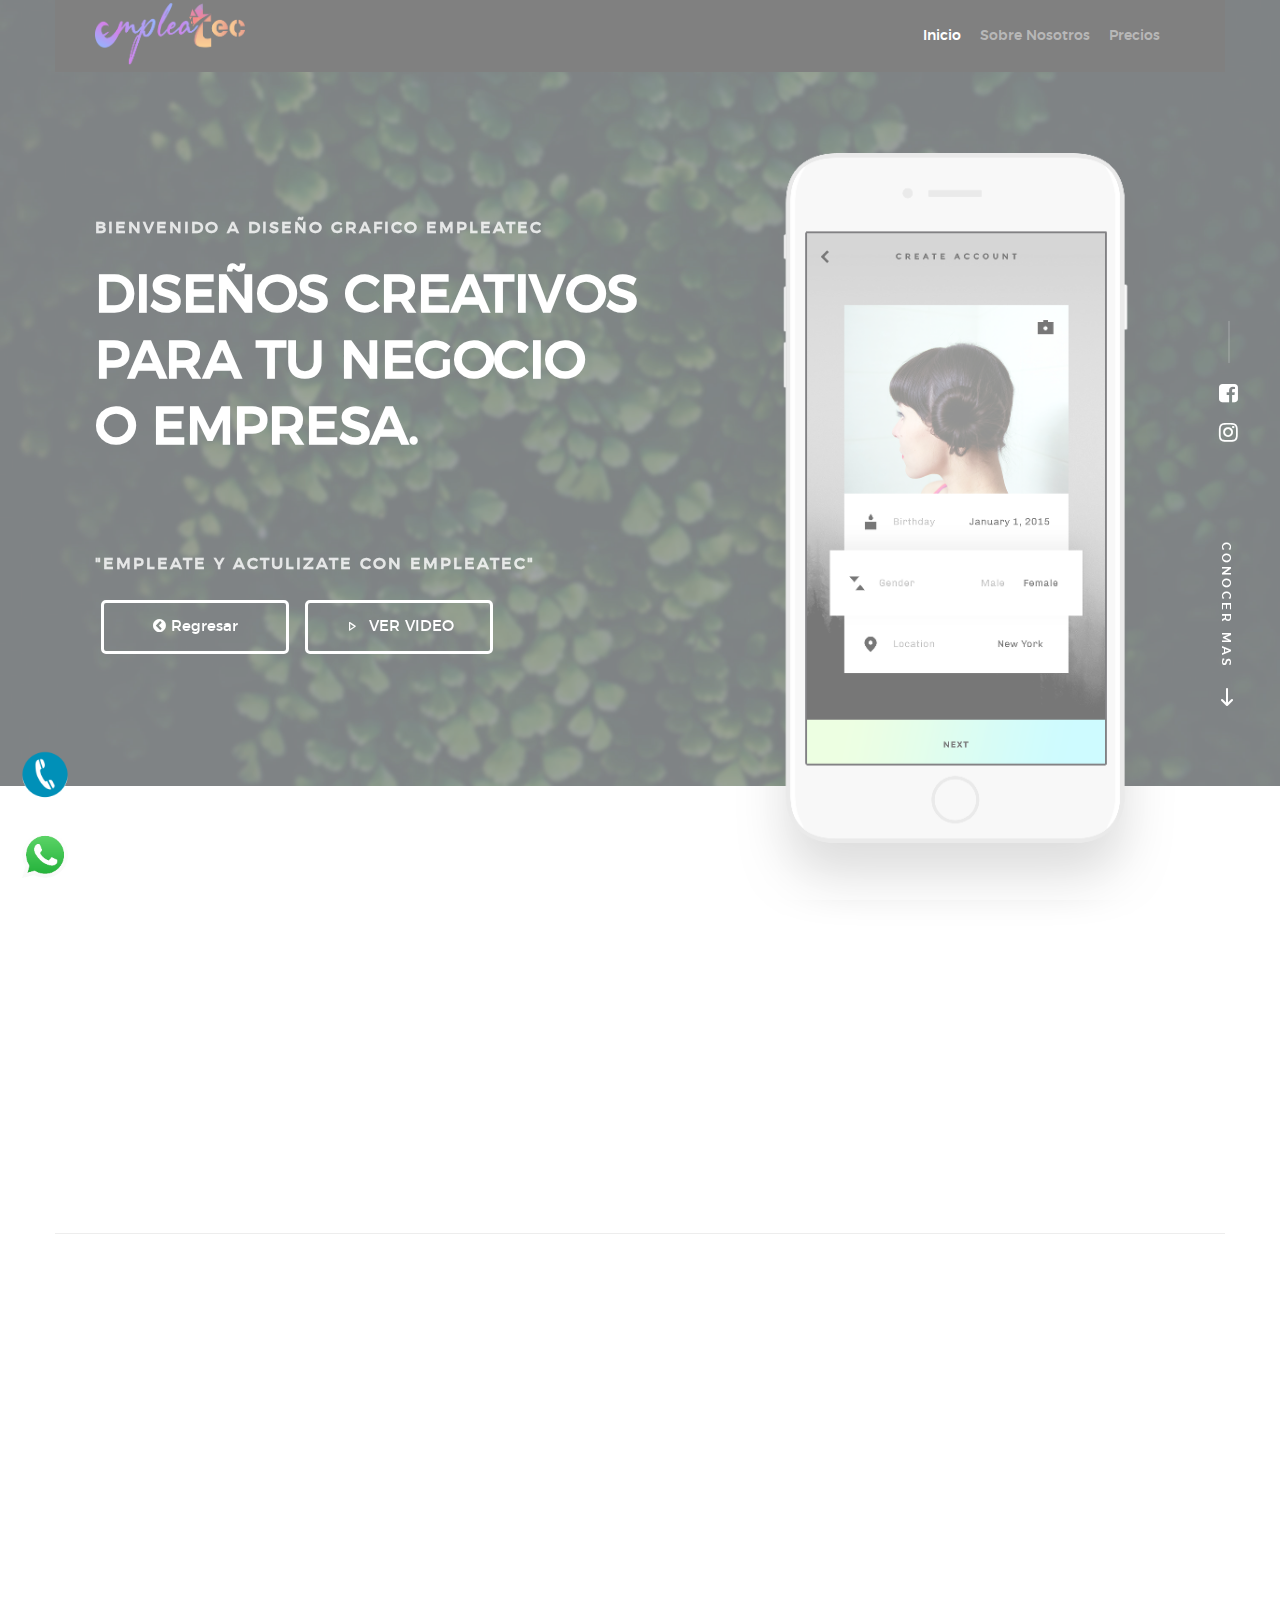
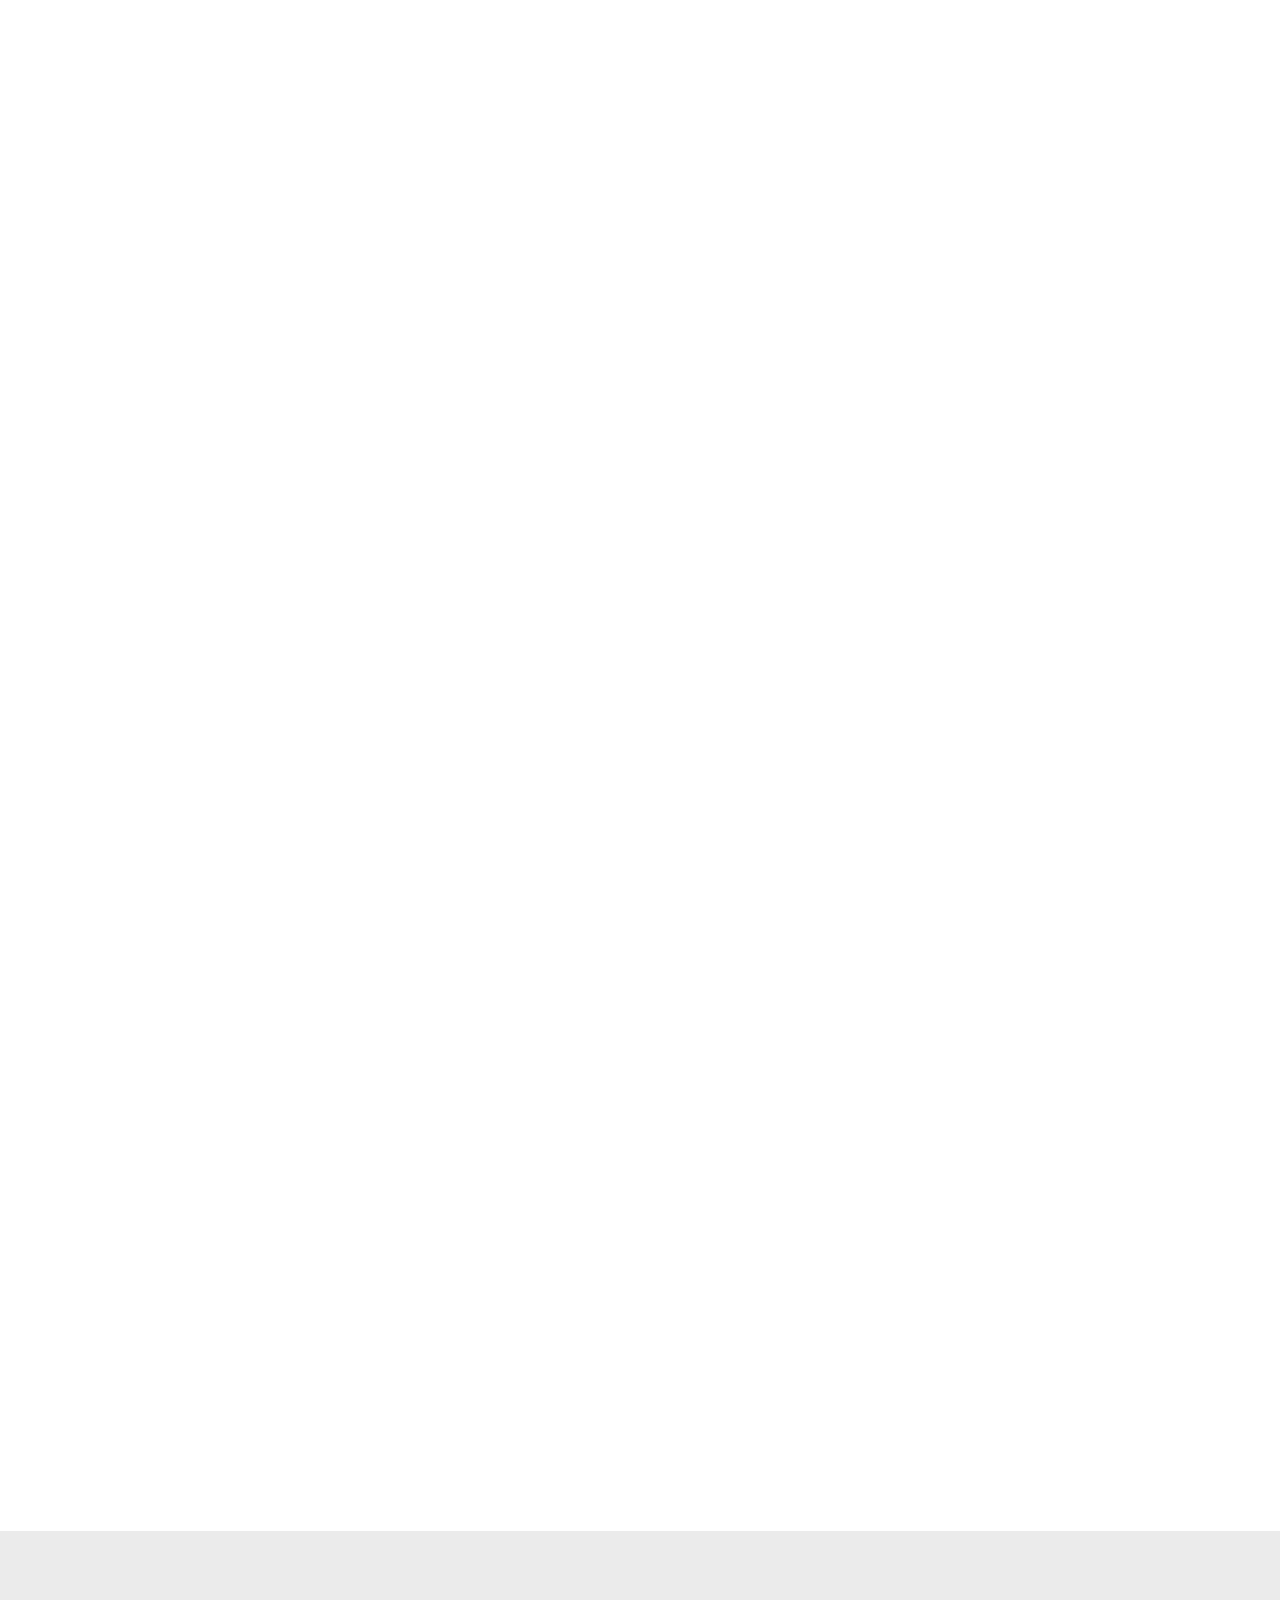
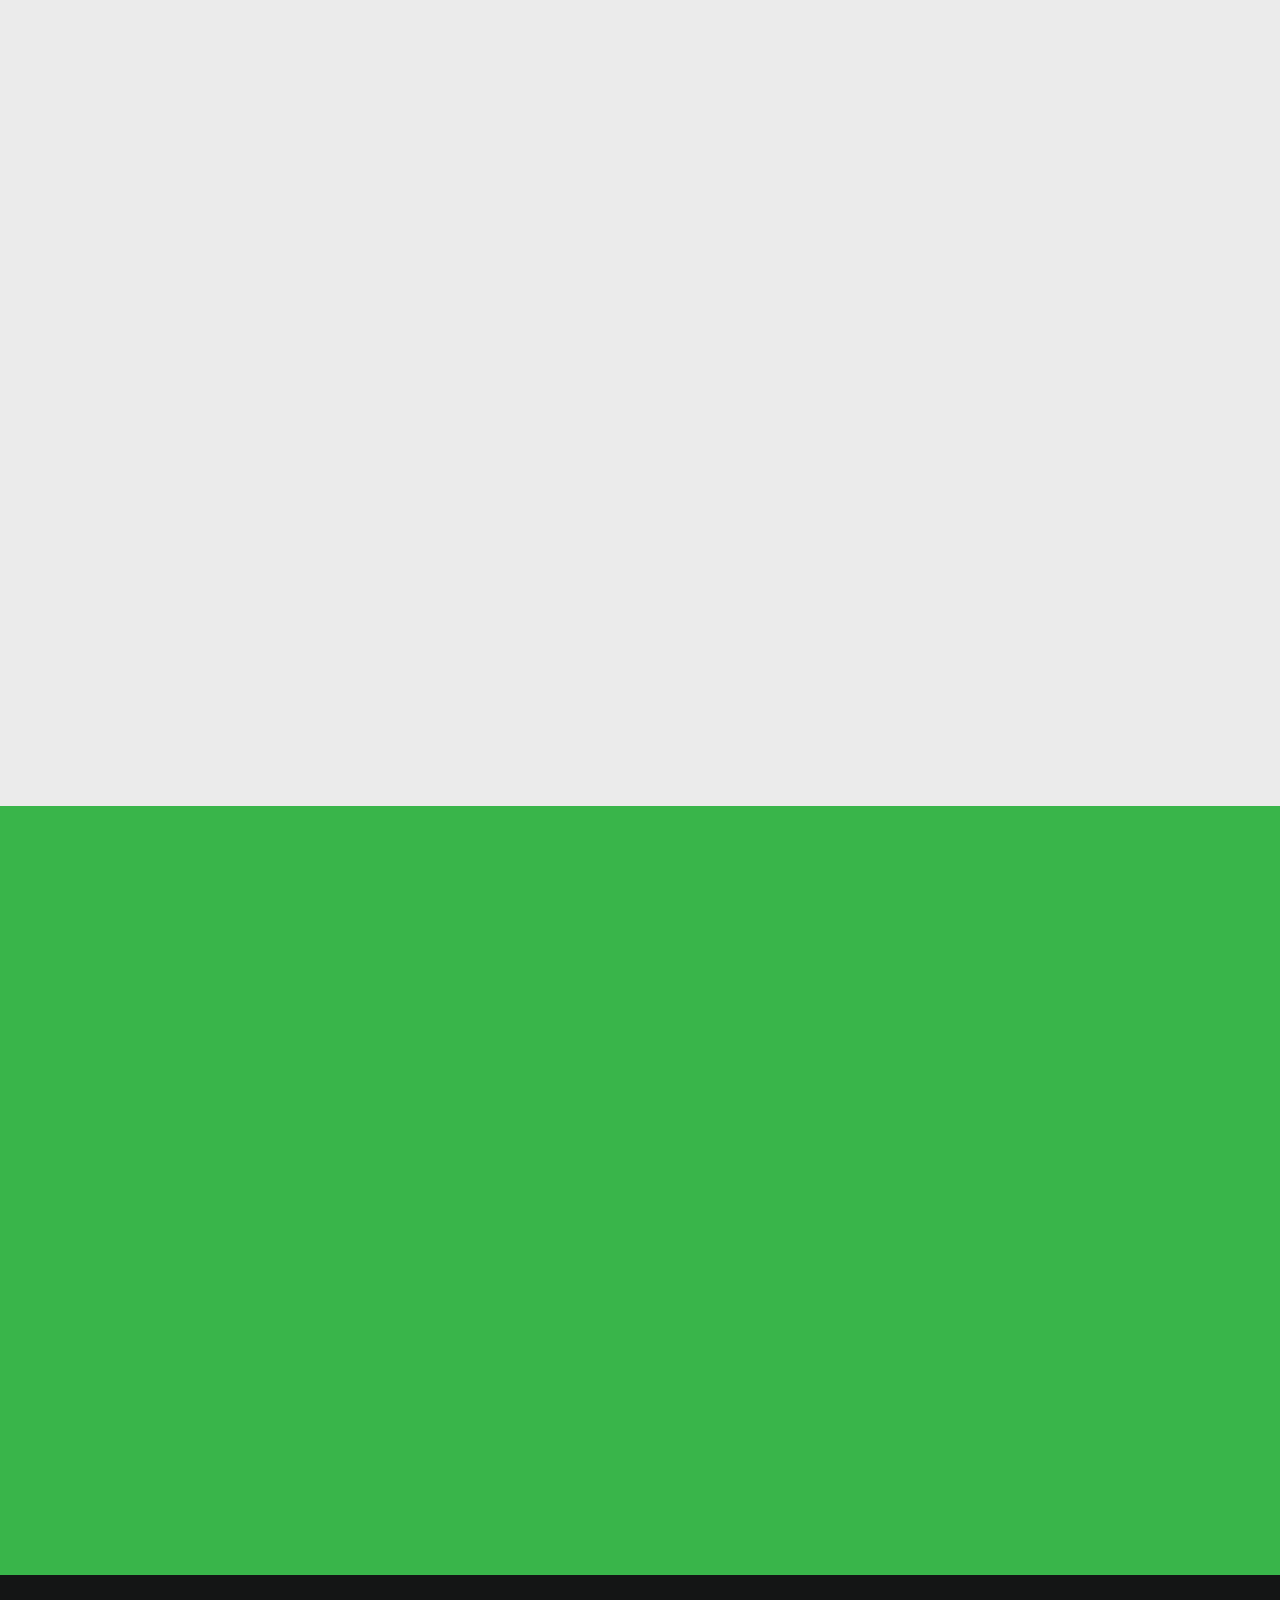
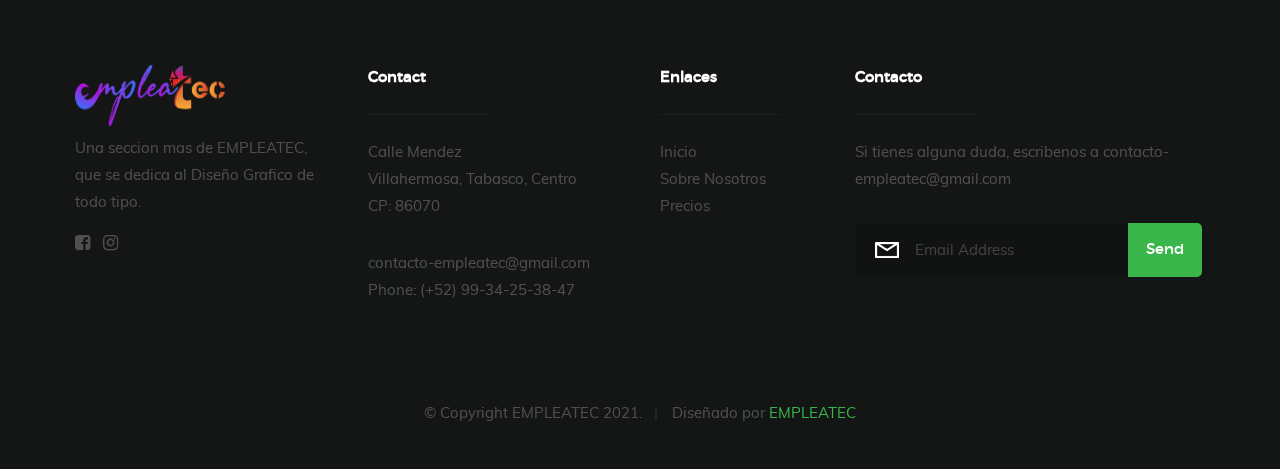
<file: grafico/grafico/index.html>
<!DOCTYPE html>
<!--[if lt IE 9 ]><html class="no-js oldie" lang="en"> <![endif]-->
<!--[if IE 9 ]><html class="no-js oldie ie9" lang="en"> <![endif]-->
<!--[if (gte IE 9)|!(IE)]><!-->
<html class="no-js" lang="en">
<!--<![endif]-->

<head>

    <!--- basic page needs
   ================================================== -->
    <meta charset="utf-8">
    <title>Diseño Grafico EMPLEATEC</title>
    <meta name="description" content="">
    <meta name="author" content="">

    <!-- mobile specific metas
   ================================================== -->
    <meta name="viewport" content="width=device-width, initial-scale=1">

    <!-- CSS
   ================================================== -->
   
    <link rel="stylesheet" href="css/base.css">
    <link rel="stylesheet" href="css/vendor.css">
    <link rel="stylesheet" href="css/main.css">
        
    <!-- script
   ================================================== -->
    <script src="js/modernizr.js"></script>
    <script src="js/pace.min.js"></script>

    <!-- favicons
	================================================== -->
    <link rel="shortcut icon" href="images/favicon.png" type="image/x-icon">
    <link rel="icon" href="images/favicon.png" type="image/x-icon">

</head>

<body id="top">

    <!-- header 
   ================================================== -->
   <header id="header" class="row">   

   		<div class="header-logo">
	        <img src="images/EMPLEATECV2.png" alt="logo empleatec" style="max-width: 150px; margin-top: 5px;">
	    </div>

	   	<nav id="header-nav-wrap">
			<ul class="header-main-nav">
				<li class="current"><a class="smoothscroll"  href="#home" title="home">Inicio</a></li>
                <li><a class="smoothscroll"  href="#about" title="about">Sobre Nosotros</a></li>
				<li><a class="smoothscroll"  href="#pricing" title="pricing">Precios</a></li>
			</ul>
		</nav>

		<a class="header-menu-toggle" href="#"><span>Menu</span></a>    	
   	
   </header> <!-- /header -->


   <!-- home
   ================================================== -->
   <section id="home" data-parallax="scroll" data-image-src="images/hero-bg.jpg" data-natural-width=3000 data-natural-height=2000>

        <div class="overlay"></div>
        <div class="home-content">        

            <div class="row contents">                     
                <div class="home-content-left">

                    <h3 data-aos="fade-up">Bienvenido a Diseño Grafico EMPLEATEC</h3>

                    <h1 data-aos="fade-up">
                        DISEÑOS CREATIVOS <br>
                        PARA TU NEGOCIO <br>
                        O EMPRESA. <br>
                    </h1>

                    <h3>"Empleate Y actulizate con EMPLEATEC"</h3>
                        
                    <div class="buttons" data-aos="fade-up">
                        <a href="../../bienvenida.php" class="smoothscroll button stroke">
                            <span class="fa fa-chevron-circle-left" aria-hidden="true"></span>
                            Regresar
                        </a>
                        <a href="http://player.vimeo.com/video/14592941?title=0&amp;byline=0&amp;portrait=0&amp;color=39b54a" data-lity class="button stroke">
                            <span class="icon-play" aria-hidden="true"></span>
                         VER VIDEO
                        </a>
                    </div>                                         

                </div>

                <div class="home-image-right">
                    <img src="images/iphone-app-470.png" 
                        srcset="images/iphone-app-470.png 1x, images/iphone-app-940.png 2x"  
                        data-aos="fade-up">
                </div>
            </div>

        </div> <!-- end home-content -->

        <ul class="home-social-list">
            <li>
                <a href="#"><i class="fa fa-facebook-square"></i></a>
            </li>

            <li>
                <a href="#"><i class="fa fa-instagram"></i></a>
            </li>
        </ul>
        <!-- end home-social-list -->

        <div class="home-scrolldown">
            <a href="#about" class="scroll-icon smoothscroll">
                <span>Conocer Mas</span>
                <i class="icon-arrow-right" aria-hidden="true"></i>
            </a>
        </div>

    </section> <!-- end home -->  


    <!-- about
    ================================================== -->
    <section id="about">

        <div class="row about-intro">

            <div class="col-four">
                <h1 class="intro-header" data-aos="fade-up">Sobre Nosotros</h1>
            </div>
            <div class="col-eight">
                <p class="lead" data-aos="fade-up">
                    Somos una sección mas de la empresa <a href="">EMPLEATEC</a> y nos dedicamos al diseño grafico, para tu empresa, negocio, Maquetado WEB o para lo que necesites, nos especializamos en cualquier tipo de estilo, Vintage, Retro, Minimalista, Futurista, ETC. <br>
                    Con trato personal y con posibilidades de cambios en los proyectos.
                </p>
            </div>                       
            
        </div>

        <div class="row about-features">

            <div class="features-list block-1-3 block-m-1-2 block-mob-full group">

                <div class="bgrid feature" data-aos="fade-up">	

                    <span class="icon"><i class="icon-window"></i></span>            

                    <div class="service-content">	

                        <h3>Adaptacion</h3>

                        <p>Creamos los diseños de manera Responsive haciendo que se adapte para los diferentes tipos de pantalla, Celular, PC, Tablet.
                        </p>
                        
                    </div> 	         	 

                    </div> <!-- /bgrid -->

                    <div class="bgrid feature" data-aos="fade-up">	

                        <span class="icon"><i class="icon-image"></i></span>                          

                    <div class="service-content">	
                        <h3>Calidad</h3>  

                        <p>Trabajamos comunmente con vectores para que no te preocupes por la calidad que nunca dejara nada a desear, y garantizamos lo mismo con los pixeles.
                        </p>

                        
                    </div>	                          

                </div> <!-- /bgrid -->

                <div class="bgrid feature" data-aos="fade-up">

                    <span class="icon"><i class="icon-paint-brush"></i></span>		            

                    <div class="service-content">
                        <h3>Distintos Estilos</h3>

                        <p> → Logos <br>
                            → Banners <br>
                            → Lettering <br>

                        </p> 
                            
                    </div> 	            	               

                </div> <!-- /bgrid -->

                    <div class="bgrid feature" data-aos="fade-up">

                        <span class="icon"><i class="icon-file"></i></span>	              

                    <div class="service-content">
                        <h3>Trabajos Ordenados</h3>

                        <p>Entrega de trabajos con tiempo y responsabilidad en la Entrega, asegurando su satisfaccion con la empresa.
                        
                    </div>                

                    </div> <!-- /bgrid -->

            </div> <!-- end features-list -->

        </div> <!-- end about-features -->

        <div class="row about-how">
          
            <h1 class="intro-header" data-aos="fade-up">Proceso de trabajo</h1>           

            <div class="about-how-content" data-aos="fade-up">
                <div class="about-how-steps block-1-2 block-tab-full group">

                    <div class="bgrid step" data-item="1">
                        <h3>Platica</h3>
                        <p>Nos contactamos y nos ponemos de acuerdo para realizar su trabajo, calculando el tiempo de trabajo y fecha de entrega.
                        </p> 
                    </div>

                    <div class="bgrid step" data-item="2">
                        <h3>Trabajo</h3>
                        <p>Se trabajara y se hablara constantemente con usted para ver los delantos del trabajo.
                        </p> 
                    </div>               
               
                    <div class="bgrid step" data-item="3">
                        <h3>Cambios</h3>
                        <p>Se platicara con el cliente para establecer si el trabajo esta bien o si necesita cambios.
                        </p> 
                    </div>

                    <div class="bgrid step" data-item="4">
                        <h3>Entrega</h3>
                        <p>Se entregara el proyecto y se recibira la otra parte del pago.
                        </p> 
                    </div>  

                </div>           
           </div> <!-- end about-how-content -->

        </div> <!-- end about-how -->

        <div class="row about-bottom-image">

           <img src="images/app-screens-1200.png" 
                srcset="images/app-screens-600.png 600w, 
                        images/app-screens-1200.png 1200w, 
                        images/app-screens-2800.png 2800w" 
                sizes="(max-width: 2800px) 100vw, 2800px"
                alt="App Screenshots" data-aos="fade-up">

        </div>  <!-- end about-bottom-image -->       
        
    </section> <!-- end about -->  
   

    <!-- pricing
    ================================================== -->
    <section id="pricing">
        <div class="row pricing-content">

            <div class="col-four pricing-intro">
                <h1 class="intro-header" data-aos="fade-up">Nuestros Precios</h1>

                <p data-aos="fade-up">Puedes pedir uno de nuestros 2 paquetes, el paquete LOGO BANNER que incluye un set de logos y un banner para tu empresa o puesto, PERSONALIZADO este es libre y a tu gusto, puedes dar tu idea de lo que quieres, logo, banner, lettering, animacion, etc.
                </p>
            </div>

            <div class="col-eight pricing-table">
                <div class="row">

                    <div class="col-six plan-wrap">
                        <div class="plan-block" data-aos="fade-up"> 

                            <div class="plan-top-part">
                                <h3 class="plan-block-title">¡PROMO! <br> LOGO BANNER</h3>
                                <p class="plan-block-price"><sup>$</sup>500$</p>
                                <p class="plan-block-per">Se cobra 30% de anticipo</p>
                            </div>

                            <div class="plan-bottom-part">
                                <ul class="plan-block-features">
                                    <li><span>3</span> Diseños de Logo</li>
                                    <li><span>3</span> Diseño de Banner</li>	                  
                                </ul>

                                <a class="button button-primary large" href="">CONTACTAR</a>
                            </div>  
                     
                        </div>
                    </div> <!-- end plan-wrap -->

                    <div class="col-six plan-wrap">
                        <div class="plan-block primary" data-aos="fade-up">

                            <div class="plan-top-part">
                                <h3 class="plan-block-title">PERSONALIZADO</h3>
                                
                                <p class="plan-block-per">Se cobrara el 50% de anticipo</p>
                            </div>

                            <div class="plan-bottom-part">
                                <ul class="plan-block-features">
                                    <li><span>1 - 3</span> Semanas de trabajo</li>
                                    <li>Contacto Constante</li>	                  
                                    <li>Todo tipo de diseño</li>		                  
                                </ul>

                                <a class="button button-primary large" href="">CONTACTAR</a>
                            </div>

                        </div>
                    </div> <!-- end plan-wrap -->
                    
                </div>               
            </div> <!-- end pricing-table -->

        </div> <!-- end pricing-content -->
    </section> <!-- end pricing -->


 

    <!-- download
    ================================================== -->
    <section id="download">

        <div class="row">
            <div class="col-full video">
                <h1 class="intro-header"  data-aos="fade-up">Nuestro Portafolio</h1>

                <p class="lead" data-aos="fade-up">
                    Algunos trabajos que EMPLEATEC a realizado
                </p>

                <iframe  src="https://www.youtube.com/embed/1SFM2Q8lLq4" title="YouTube video player" frameborder="0" allow="accelerometer; autoplay; clipboard-write; encrypted-media; gyroscope; picture-in-picture" allowfullscreen></iframe>

            </div>
        </div>

    </section> <!-- end download -->    

	<!--flotantes-->
    <div class="btn-whatsapp">
        <a href="https://api.whatsapp.com/send?phone=[+52][9934253847]" target="_blank">
        <img src="images/btn_whatsapp.png" alt="">
        </a>
    </div>

    <div class="btn-celular">
        <a href="tel:+529934253847" target="_blank">
        <img src="images/btn_celular.png" alt="">
        </a>
    </div>
    
    <!-- footer
    ================================================== -->
    <footer>

        <div class="footer-main">
            <div class="row">  

                <div class="col-three md-1-3 tab-full footer-info">            

                    <div><img src="images/EMPLEATECV2.png" alt="" style="max-width: 150px;"></div>

                    <p>
                    Una seccion mas de EMPLEATEC, que se dedica al Diseño Grafico de todo tipo.
                    </p>

                    <ul class="footer-social-list">
                        <li>
                            <a href="#"><i class="fa fa-facebook-square"></i></a>
                        </li>
                        
                        <li>
                            <a href="#"><i class="fa fa-instagram"></i></a>
                        </li>
                    </ul>
                    
                    
                </div> <!-- end footer-info -->

                <div class="col-three md-1-3 tab-1-2 mob-full footer-contact">

                    <h4>Contact</h4>

                    <p>
                    Calle Mendez<br>
                    Villahermosa, Tabasco, Centro <br>
                    CP: 86070<br>		        
                    </p>

                    <p>
                    contacto-empleatec@gmail.com <br>
                    Phone: (+52) 99-34-25-38-47 <br>
                                        </p>                    

                </div> <!-- end footer-contact -->  

                <div class="col-two md-1-3 tab-1-2 mob-full footer-site-links">

                    <h4>Enlaces</h4>

                    <ul class="list-links">
                        <li><a href="#">Inicio</a></li>
                        <li><a href="#">Sobre Nosotros</a></li>
                        <li><a href="#">Precios</a></li>
                    </ul>	      		
                            
                </div> <!-- end footer-site-links --> 

                <div class="col-four md-1-2 tab-full footer-subscribe">

                    <h4>Contacto</h4>

                    <p>Si tienes alguna duda, escribenos a contacto-empleatec@gmail.com</p>

                    <div class="subscribe-form">
                
                        <form id="mc-form" class="group" novalidate="true">

                            <input type="email" value="" name="EMAIL" class="email" id="mc-email" placeholder="Email Address" required=""> 
                
                            <input type="submit" name="subscribe" value="Send">
                
                            <label for="mc-email" class="subscribe-message"></label>
                
                        </form>

                    </div>	      		
                            
                </div> <!-- end footer-subscribe -->         

            </div> <!-- /row -->
        </div> <!-- end footer-main -->


      <div class="footer-bottom">

      	<div class="row">

      		<div class="col-twelve">
	      		<div class="copyright">
		         	<span>© Copyright EMPLEATEC 2021.</span> 
		         	<span>Diseñado por <a href="#">EMPLEATEC</a></span>		         	
		         </div>

		         <div id="go-top">
		            <a class="smoothscroll" title="Back to Top" href="#top"><i class="icon-arrow-up"></i></a>
		         </div>         
	      	</div>

      	</div> <!-- end footer-bottom -->     	

      </div>

    </footer>

    <div id="preloader"> 
    	<div id="loader"></div>
    </div>  

    <!-- Java Script
    ================================================== -->
    <script src="js/jquery-2.1.3.min.js"></script>
    <script src="js/plugins.js"></script>
    <script src="js/main.js"></script>

</body>

</html>
</file>
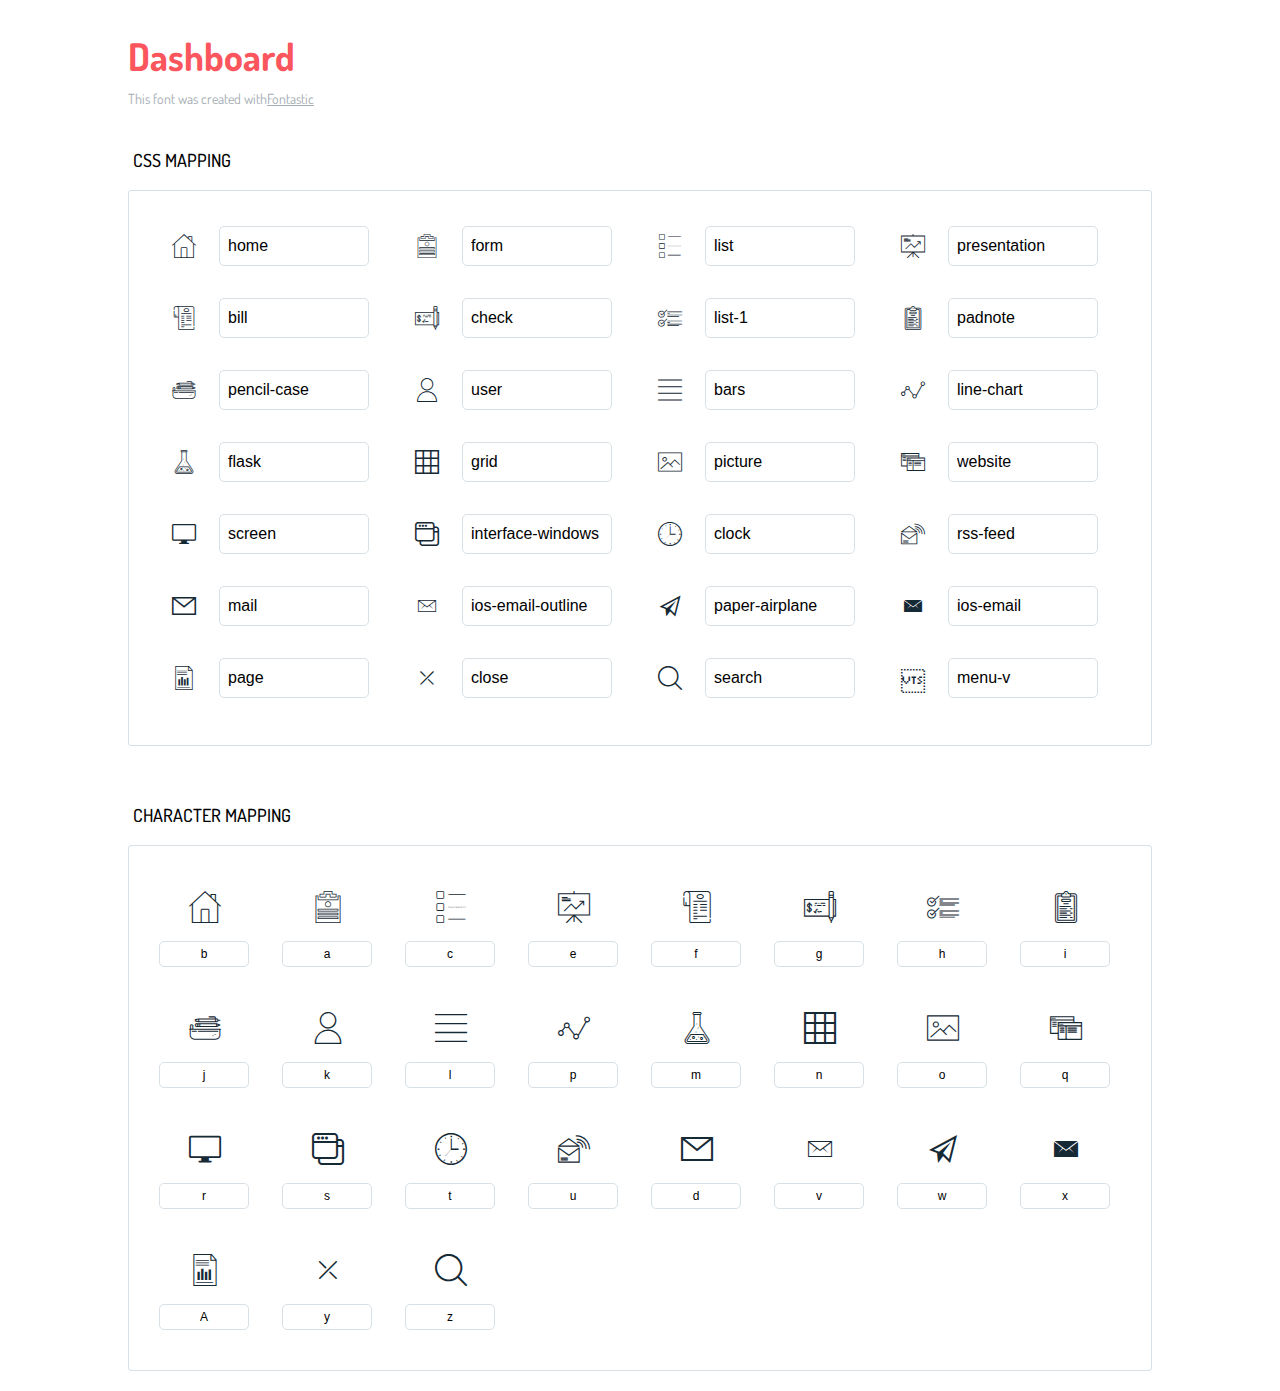
<file: admin/icons-reference/icons-reference.html>
<!DOCTYPE html>
<html lang="en">
  <head>
    <meta charset="utf-8">
    <meta http-equiv="X-UA-Compatible" content="IE=edge,chrome=1">
    <meta name="viewport" content="width=device-width,initial-scale=1">
    <title>Font Reference - Dashboard</title>
    <link href="http://fonts.googleapis.com/css?family=Dosis:400,500,700" rel="stylesheet" type="text/css">
    <link rel="stylesheet" href="styles.css">
    <style type="text/css">html,body,div,span,applet,object,iframe,h1,h2,h3,h4,h5,h6,p,blockquote,pre,a,abbr,acronym,address,big,cite,code,del,dfn,em,img,ins,kbd,q,s,samp,small,strike,strong,sub,sup,tt,var,dl,dt,dd,ol,ul,li,fieldset,form,label,legend,table,caption,tbody,tfoot,thead,tr,th,td{margin:0;padding:0;border:0;outline:0;font-weight:inherit;font-style:inherit;font-family:inherit;font-size:100%;vertical-align:baseline}body{line-height:1;color:#000;background:#fff}ol,ul{list-style:none}table{border-collapse:separate;border-spacing:0;vertical-align:middle}caption,th,td{text-align:left;font-weight:normal;vertical-align:middle}a img{border:none}*{-webkit-box-sizing:border-box;-moz-box-sizing:border-box;box-sizing:border-box}body{font-family:'Dosis','Tahoma',sans-serif}.container{margin:15px auto;width:80%}h1{margin:40px 0 20px;font-weight:700;font-size:38px;line-height:32px;color:#fb565e}h2{font-size:18px;padding:0 0 21px 5px;margin:45px 0 0 0;text-transform:uppercase;font-weight:500}.small{font-size:14px;color:#a5adb4;}.small a{color:#a5adb4;}.small a:hover{color:#fb565e}.glyphs.character-mapping{margin:0 0 20px 0;padding:20px 0 20px 30px;color:rgba(0,0,0,0.5);border:1px solid #d8e0e5;-webkit-border-radius:3px;border-radius:3px;}.glyphs.character-mapping li{margin:0 30px 20px 0;display:inline-block;width:90px}.glyphs.character-mapping .icon{margin:10px 0 10px 15px;padding:15px;position:relative;width:55px;height:55px;color:#162a36 !important;overflow:hidden;-webkit-border-radius:3px;border-radius:3px;font-size:32px;}.glyphs.character-mapping .icon svg{fill:#000}.glyphs.character-mapping input{margin:0;padding:5px 0;line-height:12px;font-size:12px;display:block;width:100%;border:1px solid #d8e0e5;-webkit-border-radius:5px;border-radius:5px;text-align:center;outline:0;}.glyphs.character-mapping input:focus{border:1px solid #fbde4a;-webkit-box-shadow:inset 0 0 3px #fbde4a;box-shadow:inset 0 0 3px #fbde4a}.glyphs.character-mapping input:hover{-webkit-box-shadow:inset 0 0 3px #fbde4a;box-shadow:inset 0 0 3px #fbde4a}.glyphs.css-mapping{margin:0 0 60px 0;padding:30px 0 20px 30px;color:rgba(0,0,0,0.5);border:1px solid #d8e0e5;-webkit-border-radius:3px;border-radius:3px;}.glyphs.css-mapping li{margin:0 30px 20px 0;padding:0;display:inline-block;overflow:hidden}.glyphs.css-mapping .icon{margin:0;margin-right:10px;padding:13px;height:50px;width:50px;color:#162a36 !important;overflow:hidden;float:left;font-size:24px}.glyphs.css-mapping input{margin:0;margin-top:5px;padding:8px;line-height:16px;font-size:16px;display:block;width:150px;height:40px;border:1px solid #d8e0e5;-webkit-border-radius:5px;border-radius:5px;background:#fff;outline:0;float:right;}.glyphs.css-mapping input:focus{border:1px solid #fbde4a;-webkit-box-shadow:inset 0 0 3px #fbde4a;box-shadow:inset 0 0 3px #fbde4a}.glyphs.css-mapping input:hover{-webkit-box-shadow:inset 0 0 3px #fbde4a;box-shadow:inset 0 0 3px #fbde4a}</style>
  </head>
  <body>
    <div class="container">
      <h1>Dashboard</h1>
      <p class="small">This font was created with<a href="http://fontastic.me/">Fontastic</a></p>
      <h2>CSS mapping</h2>
      <ul class="glyphs css-mapping">
        <li>
          <div class="icon icon-home"></div>
          <input type="text" readonly="readonly" value="home">
        </li>
        <li>
          <div class="icon icon-form"></div>
          <input type="text" readonly="readonly" value="form">
        </li>
        <li>
          <div class="icon icon-list"></div>
          <input type="text" readonly="readonly" value="list">
        </li>
        <li>
          <div class="icon icon-presentation"></div>
          <input type="text" readonly="readonly" value="presentation">
        </li>
        <li>
          <div class="icon icon-bill"></div>
          <input type="text" readonly="readonly" value="bill">
        </li>
        <li>
          <div class="icon icon-check"></div>
          <input type="text" readonly="readonly" value="check">
        </li>
        <li>
          <div class="icon icon-list-1"></div>
          <input type="text" readonly="readonly" value="list-1">
        </li>
        <li>
          <div class="icon icon-padnote"></div>
          <input type="text" readonly="readonly" value="padnote">
        </li>
        <li>
          <div class="icon icon-pencil-case"></div>
          <input type="text" readonly="readonly" value="pencil-case">
        </li>
        <li>
          <div class="icon icon-user"></div>
          <input type="text" readonly="readonly" value="user">
        </li>
        <li>
          <div class="icon icon-bars"></div>
          <input type="text" readonly="readonly" value="bars">
        </li>
        <li>
          <div class="icon icon-line-chart"></div>
          <input type="text" readonly="readonly" value="line-chart">
        </li>
        <li>
          <div class="icon icon-flask"></div>
          <input type="text" readonly="readonly" value="flask">
        </li>
        <li>
          <div class="icon icon-grid"></div>
          <input type="text" readonly="readonly" value="grid">
        </li>
        <li>
          <div class="icon icon-picture"></div>
          <input type="text" readonly="readonly" value="picture">
        </li>
        <li>
          <div class="icon icon-website"></div>
          <input type="text" readonly="readonly" value="website">
        </li>
        <li>
          <div class="icon icon-screen"></div>
          <input type="text" readonly="readonly" value="screen">
        </li>
        <li>
          <div class="icon icon-interface-windows"></div>
          <input type="text" readonly="readonly" value="interface-windows">
        </li>
        <li>
          <div class="icon icon-clock"></div>
          <input type="text" readonly="readonly" value="clock">
        </li>
        <li>
          <div class="icon icon-rss-feed"></div>
          <input type="text" readonly="readonly" value="rss-feed">
        </li>
        <li>
          <div class="icon icon-mail"></div>
          <input type="text" readonly="readonly" value="mail">
        </li>
        <li>
          <div class="icon icon-ios-email-outline"></div>
          <input type="text" readonly="readonly" value="ios-email-outline">
        </li>
        <li>
          <div class="icon icon-paper-airplane"></div>
          <input type="text" readonly="readonly" value="paper-airplane">
        </li>
        <li>
          <div class="icon icon-ios-email"></div>
          <input type="text" readonly="readonly" value="ios-email">
        </li>
        <li>
          <div class="icon icon-page"></div>
          <input type="text" readonly="readonly" value="page">
        </li>
        <li>
          <div class="icon icon-close"></div>
          <input type="text" readonly="readonly" value="close">
        </li>
        <li>
          <div class="icon icon-search"></div>
          <input type="text" readonly="readonly" value="search">
        </li> 
        <li> 
          <div class="icon icon-ellipsis-v"></div>
          <input type="text" readonly="readonly" value="menu-v">
        </li>
      </ul>
      <h2>Character mapping</h2>
      <ul class="glyphs character-mapping">
        <li>
          <div data-icon="b" class="icon"></div>
          <input type="text" readonly="readonly" value="b">
        </li>
        <li>
          <div data-icon="a" class="icon"></div>
          <input type="text" readonly="readonly" value="a">
        </li>
        <li>
          <div data-icon="c" class="icon"></div>
          <input type="text" readonly="readonly" value="c">
        </li>
        <li>
          <div data-icon="e" class="icon"></div>
          <input type="text" readonly="readonly" value="e">
        </li>
        <li>
          <div data-icon="f" class="icon"></div>
          <input type="text" readonly="readonly" value="f">
        </li>
        <li>
          <div data-icon="g" class="icon"></div>
          <input type="text" readonly="readonly" value="g">
        </li>
        <li>
          <div data-icon="h" class="icon"></div>
          <input type="text" readonly="readonly" value="h">
        </li>
        <li>
          <div data-icon="i" class="icon"></div>
          <input type="text" readonly="readonly" value="i">
        </li>
        <li>
          <div data-icon="j" class="icon"></div>
          <input type="text" readonly="readonly" value="j">
        </li>
        <li>
          <div data-icon="k" class="icon"></div>
          <input type="text" readonly="readonly" value="k">
        </li>
        <li>
          <div data-icon="l" class="icon"></div>
          <input type="text" readonly="readonly" value="l">
        </li>
        <li>
          <div data-icon="p" class="icon"></div>
          <input type="text" readonly="readonly" value="p">
        </li>
        <li>
          <div data-icon="m" class="icon"></div>
          <input type="text" readonly="readonly" value="m">
        </li>
        <li>
          <div data-icon="n" class="icon"></div>
          <input type="text" readonly="readonly" value="n">
        </li>
        <li>
          <div data-icon="o" class="icon"></div>
          <input type="text" readonly="readonly" value="o">
        </li>
        <li>
          <div data-icon="q" class="icon"></div>
          <input type="text" readonly="readonly" value="q">
        </li>
        <li>
          <div data-icon="r" class="icon"></div>
          <input type="text" readonly="readonly" value="r">
        </li>
        <li>
          <div data-icon="s" class="icon"></div>
          <input type="text" readonly="readonly" value="s">
        </li>
        <li>
          <div data-icon="t" class="icon"></div>
          <input type="text" readonly="readonly" value="t">
        </li>
        <li>
          <div data-icon="u" class="icon"></div>
          <input type="text" readonly="readonly" value="u">
        </li>
        <li>
          <div data-icon="d" class="icon"></div>
          <input type="text" readonly="readonly" value="d">
        </li>
        <li>
          <div data-icon="v" class="icon"></div>
          <input type="text" readonly="readonly" value="v">
        </li>
        <li>
          <div data-icon="w" class="icon"></div>
          <input type="text" readonly="readonly" value="w">
        </li>
        <li>
          <div data-icon="x" class="icon"></div>
          <input type="text" readonly="readonly" value="x">
        </li>
        <li>
          <div data-icon="A" class="icon"></div>
          <input type="text" readonly="readonly" value="A">
        </li>
        <li>
          <div data-icon="y" class="icon"></div>
          <input type="text" readonly="readonly" value="y">
        </li>
        <li>
          <div data-icon="z" class="icon"></div>
          <input type="text" readonly="readonly" value="z">
        </li>
      </ul>
    </div>
    <script>(function() {
  var glyphs, i, len, ref;

  ref = document.getElementsByClassName('glyphs');
  for (i = 0, len = ref.length; i < len; i++) {
    glyphs = ref[i];
    glyphs.addEventListener('click', function(event) {
      if (event.target.tagName === 'INPUT') {
        return event.target.select();
      }
    });
  }

}).call(this);

    </script>
  </body>
</html>
</file>
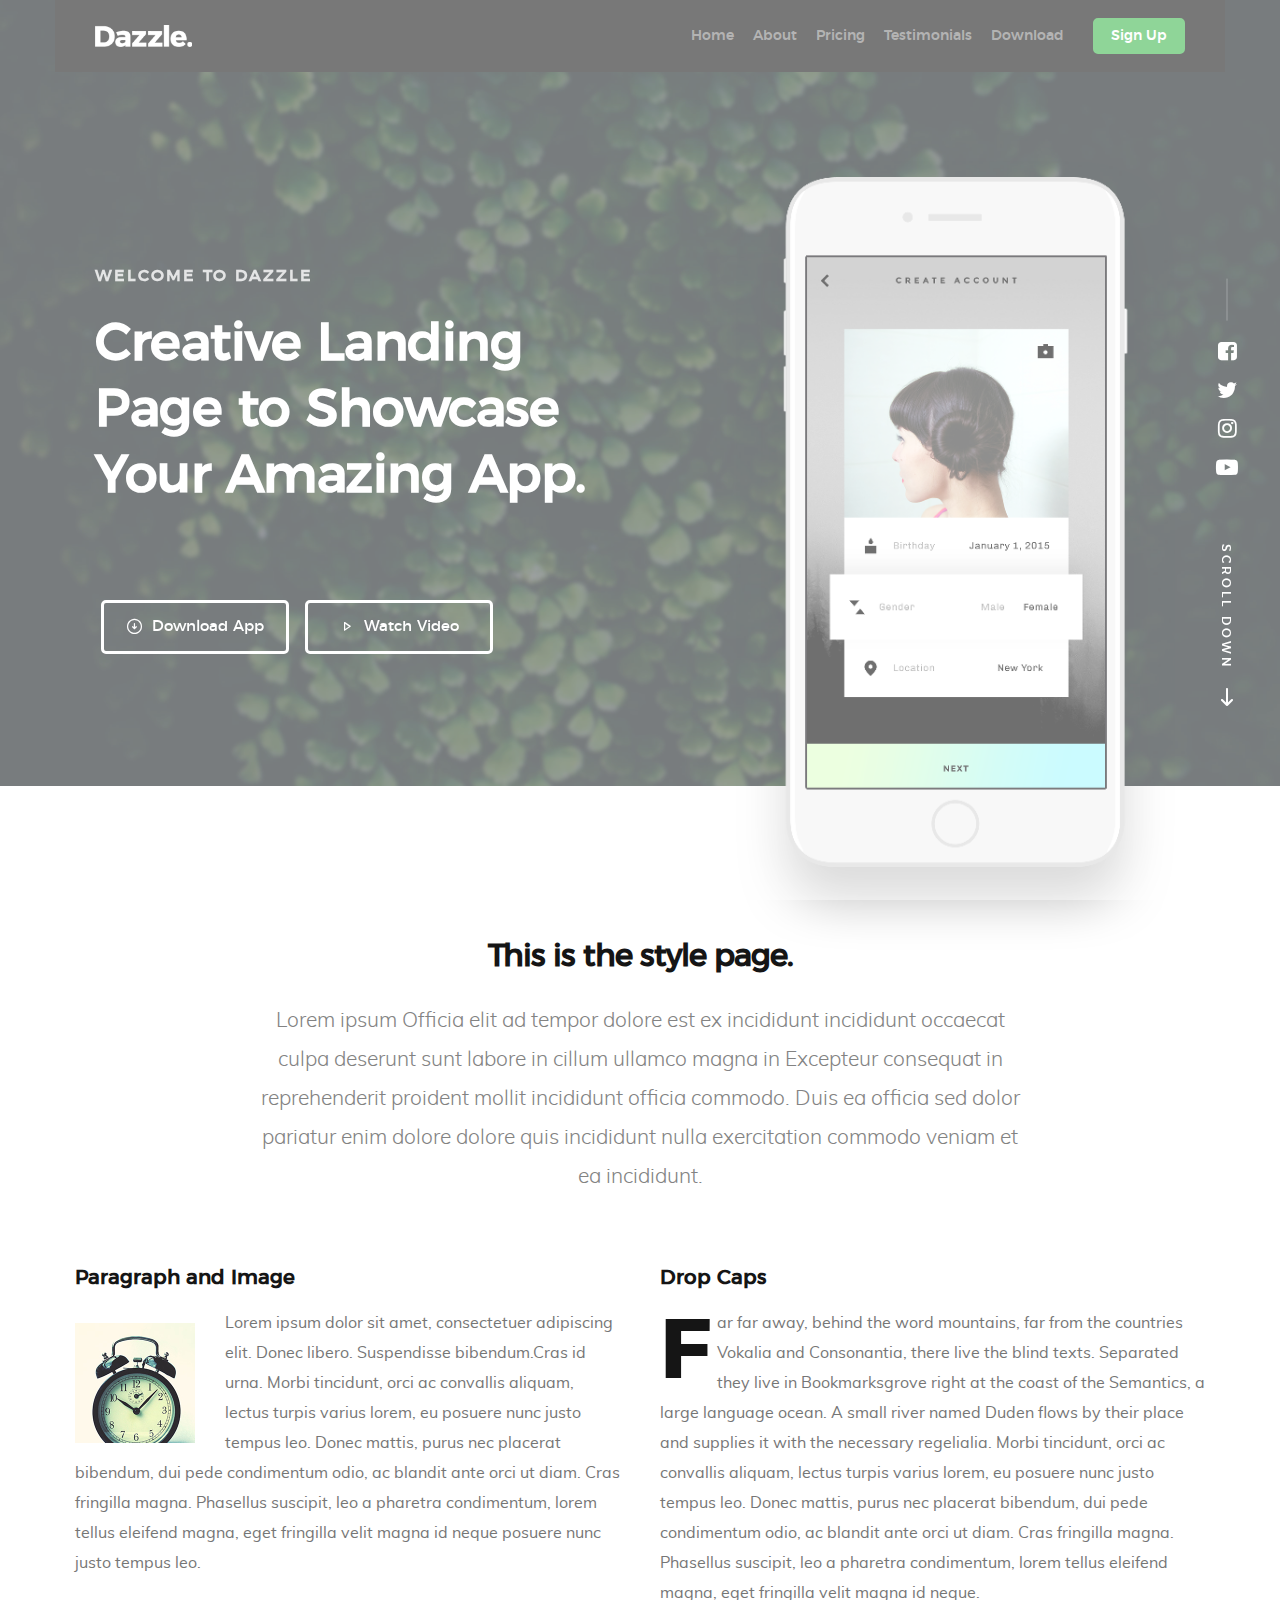
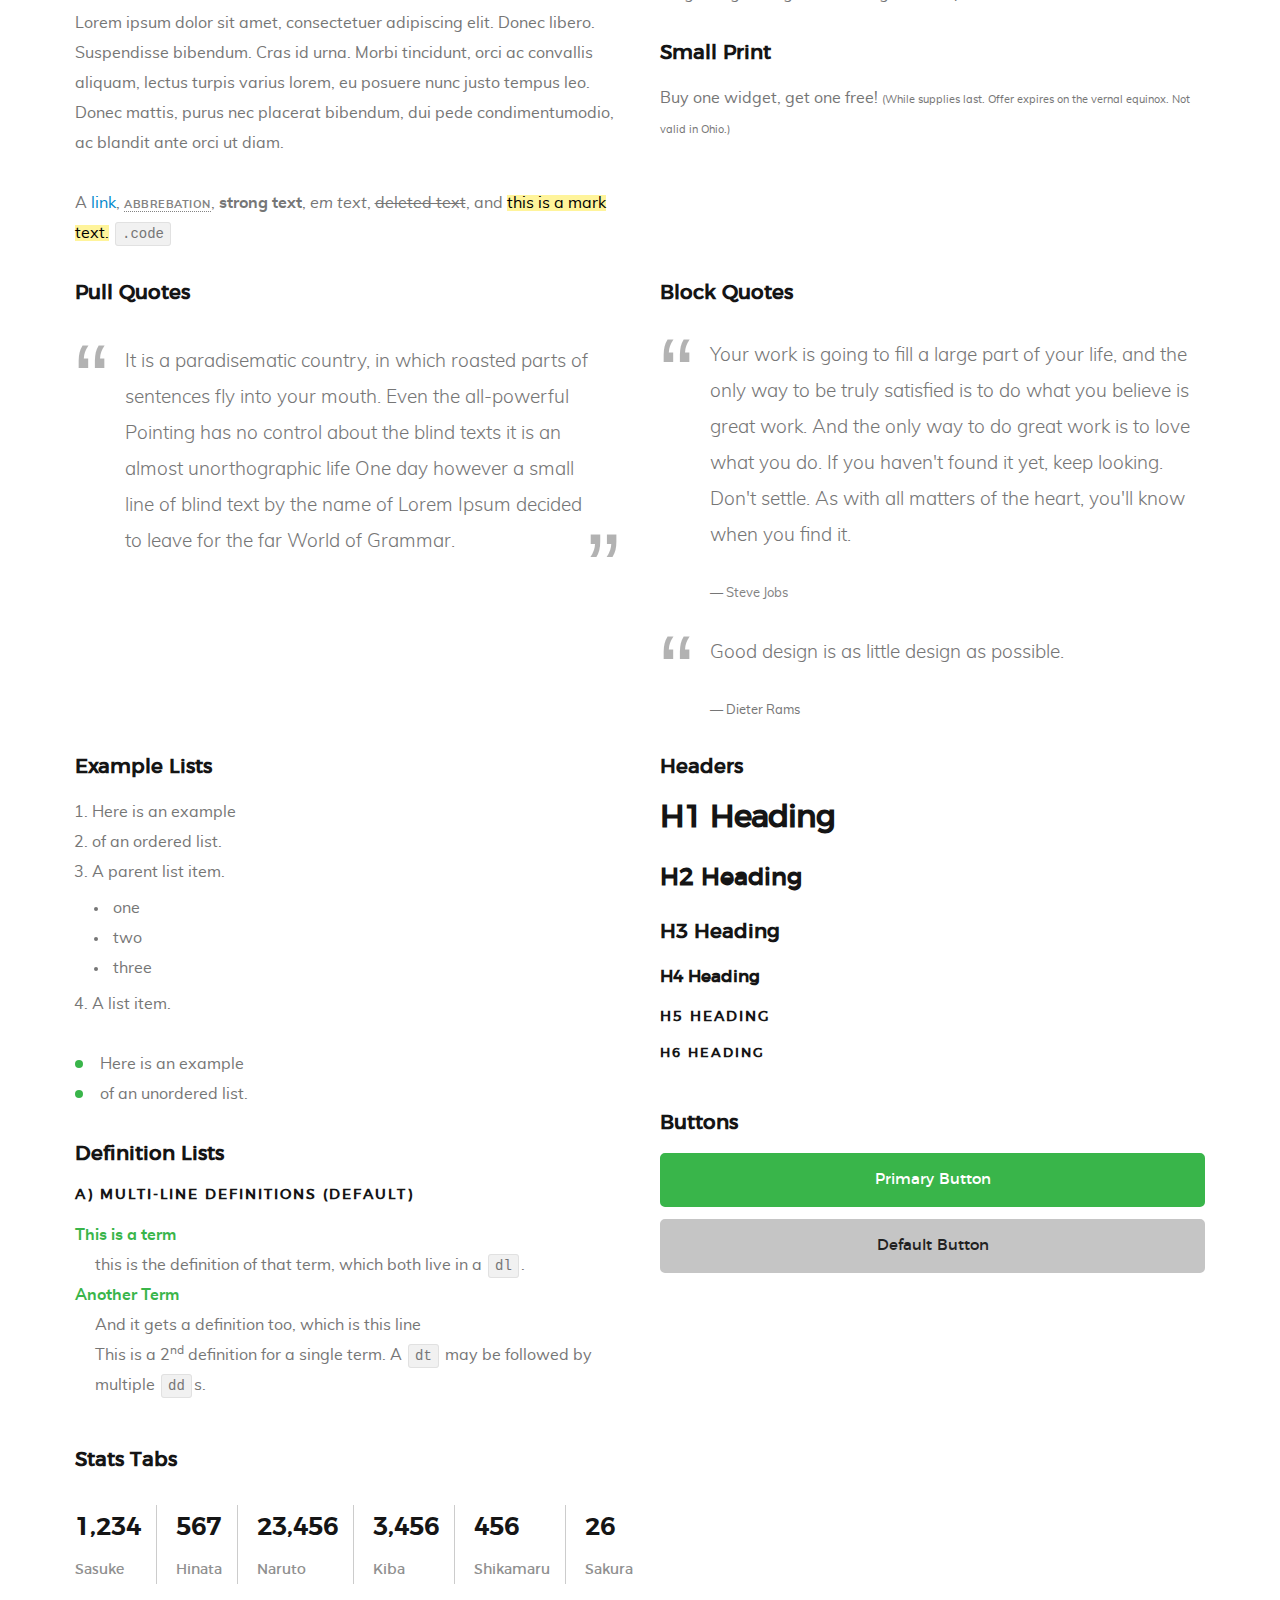
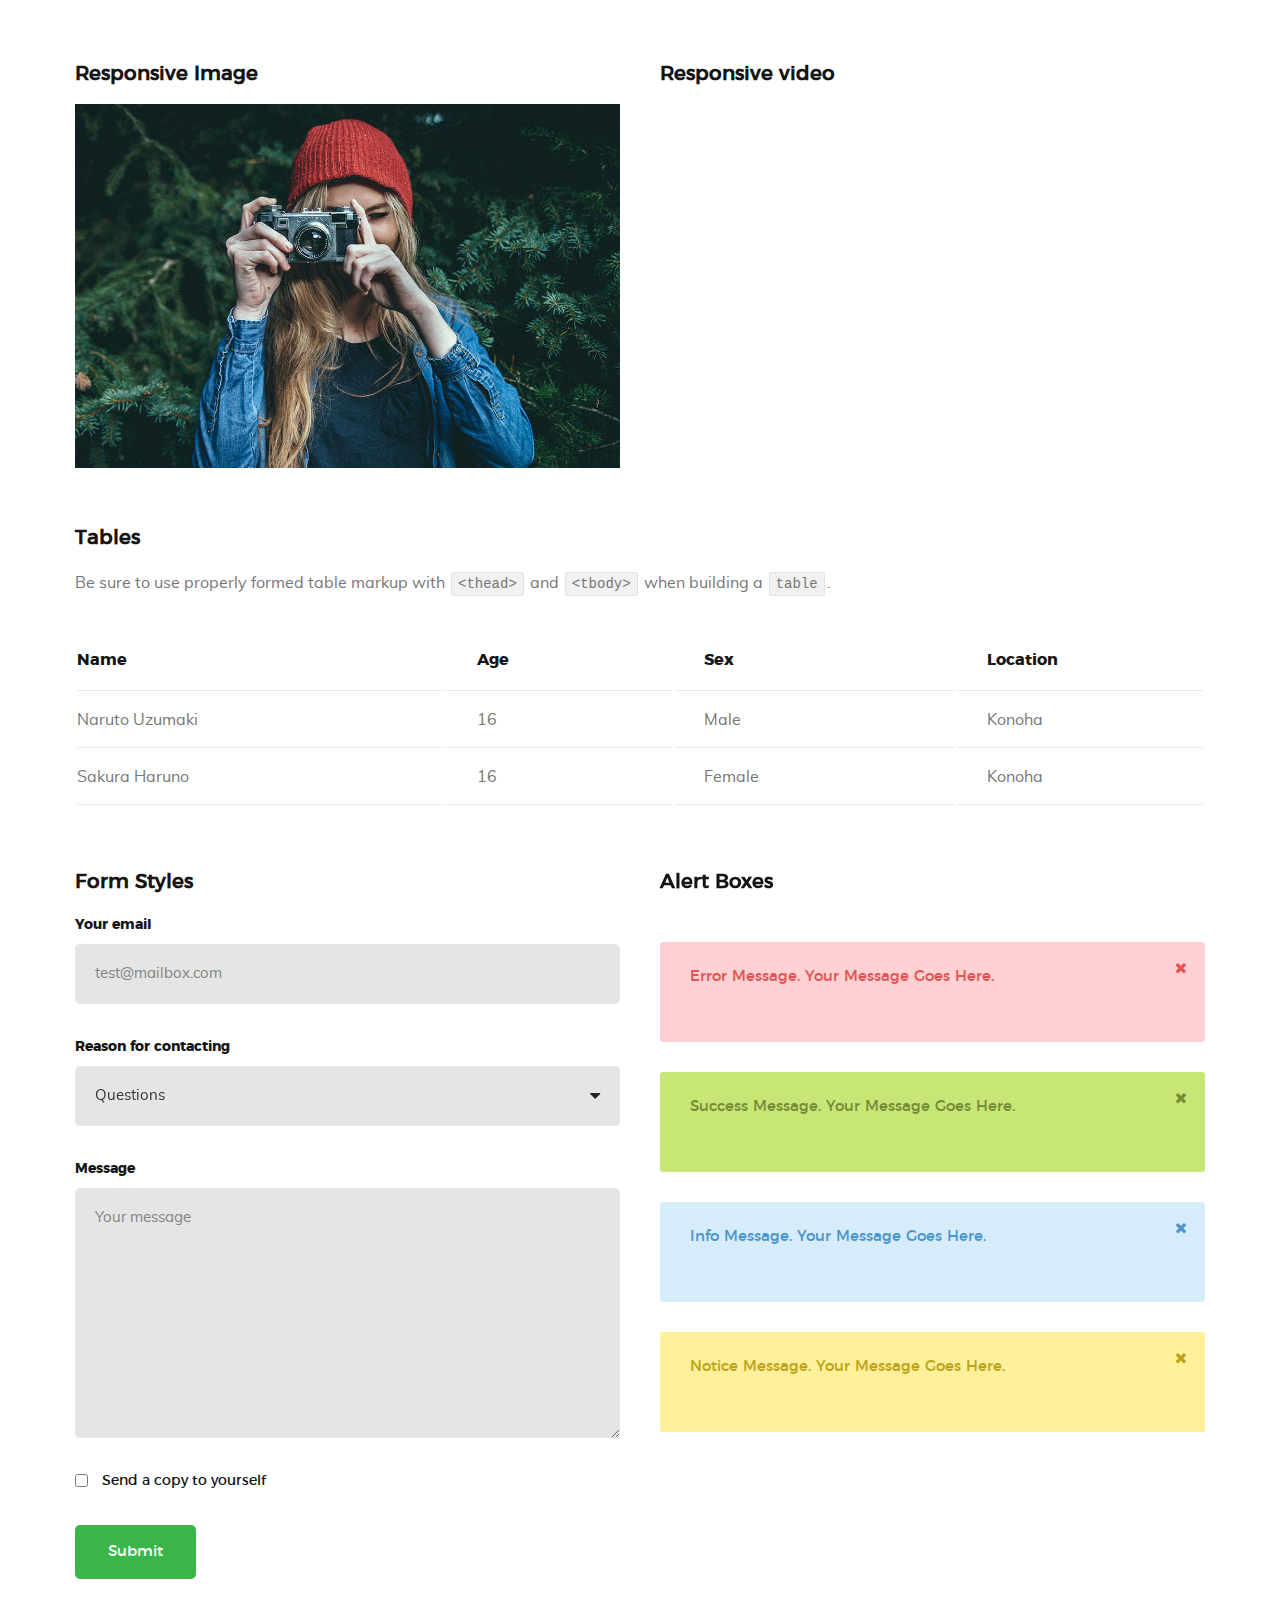
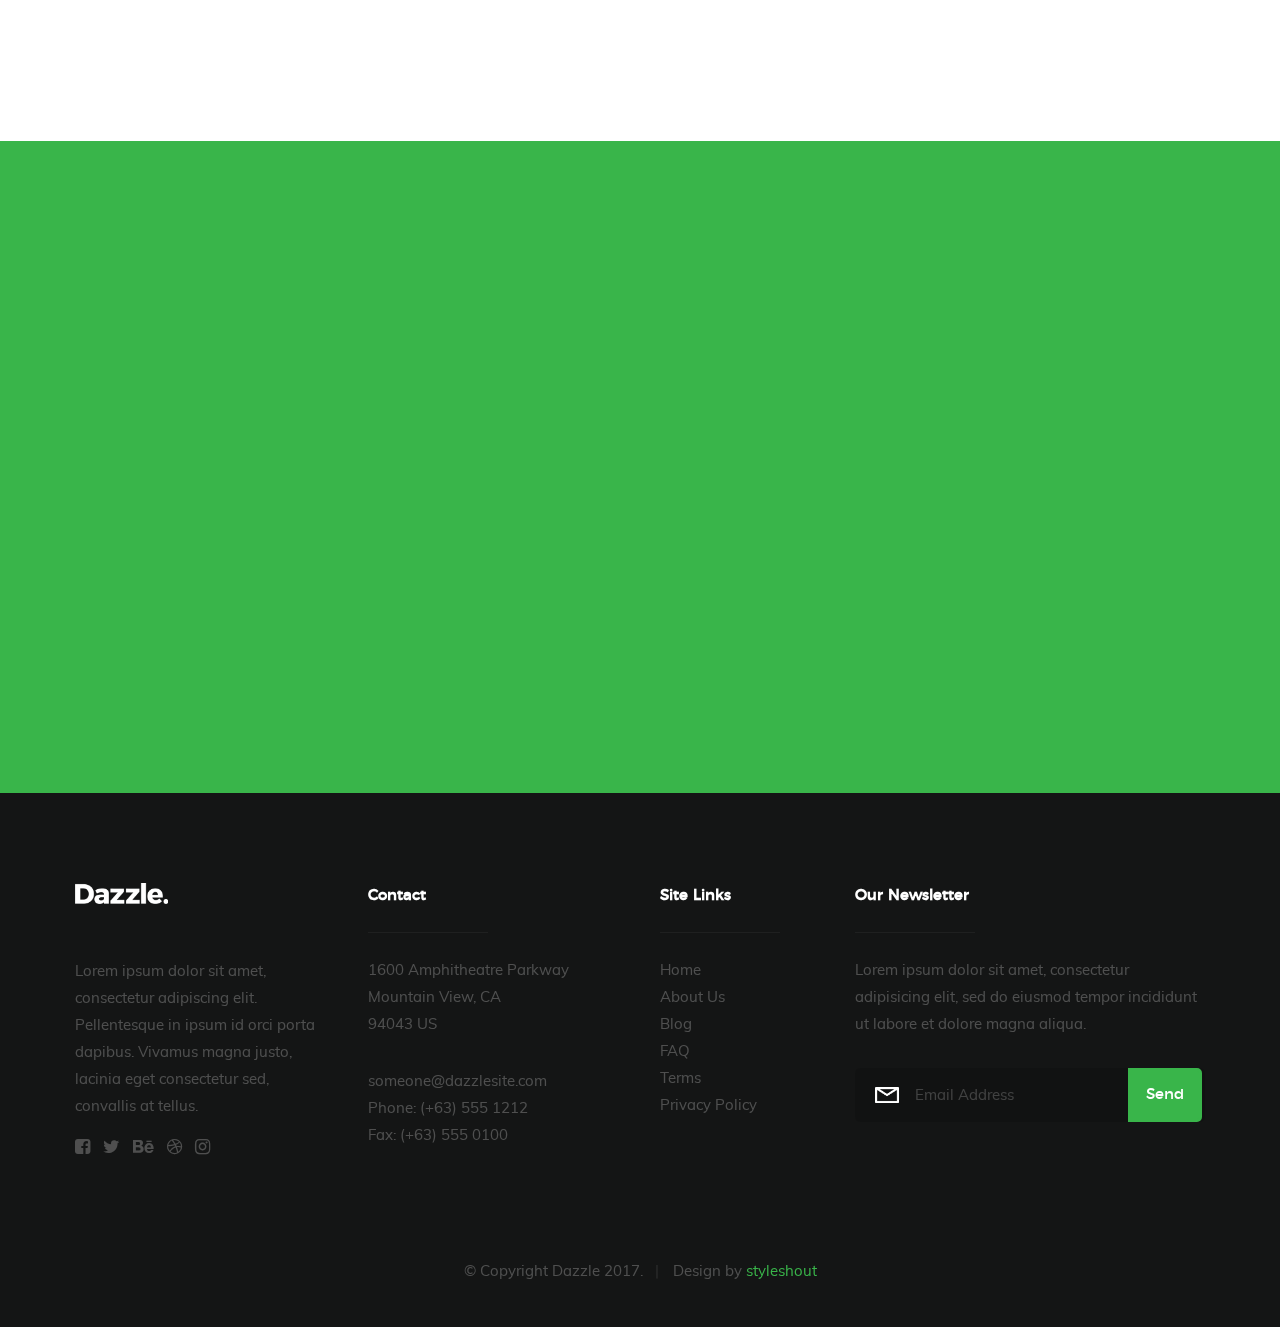
<file: grafico/grafico/styles.html>
<!DOCTYPE html>
<!--[if lt IE 9 ]><html class="no-js oldie" lang="en"> <![endif]-->
<!--[if IE 9 ]><html class="no-js oldie ie9" lang="en"> <![endif]-->
<!--[if (gte IE 9)|!(IE)]><!-->
<html class="no-js" lang="en">
<!--<![endif]-->

<head>

   <!--- basic page needs
   ================================================== -->
   <meta charset="utf-8">
   <title>Styles - Dazzle</title>
   <meta name="description" content="">
   <meta name="author" content="">

   <!-- mobile specific metas
   ================================================== -->
   <meta name="viewport" content="width=device-width, initial-scale=1">

   <!-- CSS
   ================================================== -->
   <link rel="stylesheet" href="css/base.css">
   <link rel="stylesheet" href="css/vendor.css">
   <link rel="stylesheet" href="css/main.css">

   <style type="text/css" media="screen">
      #styles { 
   	    background: white;
   		 padding-top: 15rem;
   		 padding-bottom: 12rem;   	
   	}      	
   </style>  

   <!-- script
   ================================================== -->
   <script src="js/modernizr.js"></script>
   <script src="js/pace.min.js"></script>

   <!-- favicons
	================================================== -->
   <link rel="shortcut icon" href="favicon.ico" type="image/x-icon">
   <link rel="icon" href="favicon.ico" type="image/x-icon">

</head>

<body id="top">

    <!-- header 
   ================================================== -->
   <header id="header" class="row">   

		<div class="header-logo">
	   	<a href="index.html">Dazzle</a>
	   </div>

	   <nav id="header-nav-wrap">
			<ul class="header-main-nav">
				<li class="current"><a href="index.html#home" title="home">Home</a></li>
            <li><a href="index.html#about" title="about">About</a></li>
				<li><a href="index.html#pricing" title="pricing">Pricing</a></li>
				<li><a href="index.html#testimonials" title="testimonials">Testimonials</a></li>
				<li><a class="smoothscroll"  href="#download" title="download">Download</a></li>	
			</ul>

         <a href="#" title="sign-up" class="button button-primary cta">Sign Up</a>
		</nav>

		<a class="header-menu-toggle" href="#"><span>Menu</span></a>    	
   	
	</header> <!-- end header -->


   <!-- home
   ================================================== -->
   <section id="home" data-parallax="scroll" data-image-src="images/hero-bg.jpg" data-natural-width=3000 data-natural-height=2000>

        <div class="overlay"></div>
        <div class="home-content">        

                <div class="row contents">                     
                     <div class="home-content-left">

                        <h3 data-aos="fade-up">Welcome to Dazzle</h3>

                        <h1 data-aos="fade-up">
                            Creative Landing <br>
                            Page to Showcase <br>
                            Your Amazing App.
                        </h1>

                        <div class="buttons" data-aos="fade-up">
                            <a href="#download" class="smoothscroll button stroke">
                                <span class="icon-circle-down" aria-hidden="true"></span>
                                Download App
                            </a>
                            <a href="http://player.vimeo.com/video/14592941?title=0&amp;byline=0&amp;portrait=0&amp;color=39b54a" data-lity class="button stroke">
                                <span class="icon-play" aria-hidden="true"></span>
                                Watch Video
                            </a>
                        </div>                                         

                     </div>

                     <div class="home-image-right">
                        <img src="images/iphone-app-470.png" 
                             srcset="images/iphone-app-470.png 1x, images/iphone-app-940.png 2x"  
                             data-aos="fade-up">
                     </div>
                </div>            
        </div>

        <ul class="home-social-list">
            <li>
                <a href="#"><i class="fa fa-facebook-square"></i></a>
            </li>
            <li>
                <a href="#"><i class="fa fa-twitter"></i></a>
            </li>
            <li>
                <a href="#"><i class="fa fa-instagram"></i></a>
            </li>
            <li>
                <a href="#"><i class="fa fa-youtube-play"></i></a>
            </li>
        </ul>
        <!-- end home-social-list -->

        <div class="home-scrolldown">
            <a href="#styles" class="scroll-icon smoothscroll">
                <span>Scroll Down</span>
                <i class="icon-arrow-right" aria-hidden="true"></i>
            </a>
        </div>

   </section> <!-- end home -->  


   <!-- styles
   ================================================== -->
   <section id="styles">
		
	   <div class="row narrow add-bottom text-center">

   	   <div class="col-twelve tab-full">

   		   <h1>This is the style page.</h1>

   			<p class="lead">Lorem ipsum Officia elit ad tempor dolore est ex incididunt incididunt occaecat culpa deserunt sunt labore in cillum ullamco magna in Excepteur consequat in reprehenderit proident mollit incididunt officia commodo.
   			Duis ea officia sed dolor pariatur enim dolore dolore quis incididunt nulla exercitation commodo veniam et ea incididunt.</p>   			

   		</div>

     	</div>

     	<div class="row">

     		<div class="col-six tab-full">

		     	<h3>Paragraph and Image</h3>

		      <p><a href="#"><img width="120" height="120" class="pull-left" alt="sample-image" src="images/sample-image.jpg"></a>
		  		Lorem ipsum dolor sit amet, consectetuer adipiscing elit. Donec libero. Suspendisse bibendum.Cras id urna. Morbi tincidunt, orci ac convallis aliquam, lectus turpis varius lorem, eu posuere nunc justo tempus leo. Donec mattis, purus nec placerat bibendum, dui pede condimentum odio, ac blandit ante orci ut diam. Cras fringilla magna. Phasellus suscipit, leo a pharetra condimentum, lorem tellus eleifend magna, eget fringilla velit magna id neque posuere nunc justo tempus leo. </p>

		  		<p>
		  		Lorem ipsum dolor sit amet, consectetuer adipiscing elit. Donec libero. Suspendisse bibendum. Cras id urna. Morbi tincidunt, orci ac convallis aliquam, lectus turpis varius lorem, eu posuere nunc justo tempus leo. Donec mattis, purus nec placerat bibendum, dui pede condimentumodio, ac blandit ante orci ut diam.	
	 			</p>

	         <p>A <a href="#">link</a>,
	  			<abbr title="this really isn't a very good description">abbrebation</abbr>,
	  			<strong>strong text</strong>,
	         <em>em text</em>,
	  			<del>deleted text</del>, and
	         <mark>this is a mark text.</mark>
	         <code>.code</code>
	         </p>

	      </div>

	      <div class="col-six tab-full">

	         <h3>Drop Caps</h3>

		      <p class="drop-cap">Far far away, behind the word mountains, far from the countries Vokalia and Consonantia,
		      there live the blind texts. Separated they live in Bookmarksgrove right at the coast of the
		      Semantics, a large language ocean. A small river named Duden flows by their place and supplies it with the necessary regelialia. Morbi tincidunt, orci ac convallis aliquam, lectus turpis varius lorem, eu	posuere nunc justo tempus leo. Donec mattis, purus nec placerat bibendum, dui pede condimentum odio, ac blandit ante orci ut diam. Cras fringilla magna. Phasellus suscipit, leo a pharetra condimentum, lorem tellus eleifend magna, eget fringilla velit magna id neque.
				</p>

			   <h3>Small Print</h3>

			   <p>Buy one widget, get one free!
				<small>(While supplies last. Offer expires on the vernal equinox. Not valid in Ohio.)</small>
				</p>

			</div>	         

		</div> <!-- end row -->

		<div class="row">

		  	<div class="col-six tab-full">

		      <h3>Pull Quotes</h3>

		      <aside class="pull-quote">
				   <blockquote>
					   <p>It is a paradisematic country, in which roasted parts of
		            sentences fly into your mouth. Even the all-powerful Pointing has no control about the blind
		            texts it is an almost unorthographic life One day however a small line of blind text by the name
		            of Lorem Ipsum decided to leave for the far World of Grammar.</p>
					</blockquote>
				</aside>

		   </div>

		   <div class="col-six tab-full">

		      <h3>Block Quotes</h3>

		      <blockquote cite="http://where-i-got-my-info-from.com">
				   <p>Your work is going to fill a large part of your life, and the only way to be truly satisfied is
		         to do what you believe is great work. And the only way to do great work is to love what you do.
		         If you haven't found it yet, keep looking. Don't settle. As with all matters of the heart, you'll know when you find it.
		         </p>
					<cite>
					   <a href="#">Steve Jobs</a>
					</cite>
			   </blockquote>

		      <blockquote>
		         <p>Good design is as little design as possible.</p>
		         <cite>Dieter Rams</cite>
		      </blockquote>

		   </div>

		</div> <!-- end row -->


		<div class="row half-bottom">

			<div class="col-six tab-full">

			   <h3>Example Lists</h3>

			   <ol>
				   <li>Here is an example</li>
				   <li>of an ordered list.</li>
				   <li>A parent list item.
					  	<ul>
				  			<li>one</li>
				  			<li>two</li>
					   		<li>three</li>
					   </ul>
					</li>
					<li>A list item.</li>
				</ol>

			   <ul class="disc">
				   <li>Here is an example</li>
				   <li>of an unordered list.</li>
				</ul>	

				<h3>Definition Lists</h3>	            

			   <h5>a) Multi-line Definitions (default) </h5>

			   <dl>
				   <dt><strong>This is a term</strong></dt>
				      <dd>this is the definition of that term, which both live in a <code>dl</code>.</dd>
				   <dt><strong>Another Term</strong></dt>
				      <dd>And it gets a definition too, which is this line</dd>
				      <dd>This is a 2<sup>nd</sup> definition for a single term. A <code>dt</code> may be followed by multiple <code>dd</code>s.</dd>
			   </dl>

		   </div>

		   <div class="col-six tab-full">		                  

		      <h3>Headers</h3>

		      <h1>H1 Heading</h1>
		      <h2>H2 Heading</h2>
		      <h3>H3 Heading</h3>
		      <h4>H4 Heading</h4>
		      <h5>H5 Heading</h5>
		      <h6>H6 Heading</h6>

		      <br>

		      <h3>Buttons</h3>

		    	<p>
		     		<a class="button button-primary full-width" href="#">Primary Button</a>
		     		<a class="button full-width" href="#">Default Button</a>
		     	</p>

		   </div>

		</div> <!-- end row -->


		<div class="row half-bottom">

		   <div class="col-twelve">

		    	<h3>Stats Tabs</h3>

		      <ul class="stats-tabs">
				   <li><a href="#">1,234 <em>Sasuke</em></a></li>
				   <li><a href="#">567 <em>Hinata</em></a></li>
				   <li><a href="#">23,456 <em>Naruto</em></a></li>
				   <li><a href="#">3,456 <em>Kiba</em></a></li>
				   <li><a href="#">456 <em>Shikamaru</em></a></li>
				   <li><a href="#">26 <em>Sakura</em></a></li>
				</ul>	      		

		   </div>	      	

		</div> <!-- end row -->


		<div class="row half-bottom">

	      <div class="col-six tab-full">

      		<h3>Responsive Image</h3>
      		<p><img src="images/shutterbug.jpg"></p>

      	</div>

      	<div class="col-six tab-full">

      		<h3>Responsive video</h3>

      		<div class="fluid-video-wrapper">
               <iframe src="http://player.vimeo.com/video/14592941?title=0&amp;byline=0&amp;portrait=0&amp;color=F64B39" width="500" height="281" frameborder="0" webkitallowfullscreen mozallowfullscreen allowfullscreen></iframe> 
            </div>

      	</div>
	      	
      </div> <!-- end row -->


      <div class="row add-bottom">

	      <div class="col-twelve">

	      	<h3>Tables</h3>
	      	<p>Be sure to use properly formed table markup with <code>&lt;thead&gt;</code> and <code>&lt;tbody&gt;</code> when building a <code>table</code>.</p>

	      	<div class="table-responsive">

	      		<table>
						<thead>
						   <tr>
						 		<th>Name</th>
						      <th>Age</th>
						      <th>Sex</th>
						      <th>Location</th>					    
						   </tr>
						</thead>
						<tbody>
						   <tr>
						      <td>Naruto Uzumaki</td>
						      <td>16</td>
						      <td>Male</td>
						      <td>Konoha</td>					    
						   </tr>
						   <tr>
						      <td>Sakura Haruno</td>
						      <td>16</td>
						      <td>Female</td>
						      <td>Konoha</td>			    
						   </tr>
						</tbody>
				   </table>

	      	</div>     		

	      </div>
	      	
	   </div> <!-- end row -->
		

	   <div class="row">

		   <div class="col-six tab-full">

		      <h3>Form Styles</h3>

		      <form>
			     	<div>
			        	<label for="sampleInput">Your email</label>
			        	<input class="full-width" type="email" placeholder="test@mailbox.com" id="sampleInput">
			      </div>
			      <div>
			        	<label for="sampleRecipientInput">Reason for contacting</label>
			        	<div class="ss-custom-select">
			        		<select class="full-width" id="sampleRecipientInput">
				        		<option value="Option 1">Questions</option>
				        		<option value="Option 2">Report</option>
				        		<option value="Option 3">Others</option>
				        	</select>
			        	</div>			         	
			      </div>
			       
			     	<label for="exampleMessage">Message</label>
			     	<textarea class="full-width" placeholder="Your message" id="exampleMessage"></textarea>

			     	<label class="add-bottom">
			        	<input type="checkbox">			            
			        	<span class="label-text">Send a copy to yourself</span>
			     	</label>
			       
			     	<input class="button-primary" type="submit" value="Submit">

			   </form>	            

		   </div>

		   <div class="col-six tab-full">

		   	<h3>Alert Boxes</h3> 

		   	<br>
			        
            <div class="alert-box ss-error hideit">
		        <p>Error Message. Your Message Goes Here.</p>
		        <i class="fa fa-times close"></i>
		      </div><!-- /error -->
			        
		      <div class="alert-box ss-success hideit">
		        <p>Success Message. Your Message Goes Here.</p>
		        <i class="fa fa-times close"></i>
		      </div><!-- /success -->
			        
		      <div class="alert-box ss-info hideit">
		         <p>Info Message. Your Message Goes Here.</p>
		         <i class="fa fa-times close"></i>
		      </div><!-- /info -->
			        
		      <div class="alert-box ss-notice hideit">
		        <p>Notice Message. Your Message Goes Here.</p>
		        <i class="fa fa-times close"></i>
		      </div><!-- /notice -->
		        
		   </div>	         

		</div> <!-- end row -->

	</section> <!-- end styles -->   
    

   <!-- download
   ================================================== -->
   <section id="download">

      <div class="row">
         <div class="col-full">

            <h1 class="intro-header" data-aos="fade-up">Download Our App Today!</h1>

            <p class="lead" data-aos="fade-up">
            Lorem ipsum dolor sit amet, consectetur adipisicing elit, sed do eiusmod tempor incididunt ut labore et dolore magna aliqua. Ut enim ad minim veniam, quis nostrud exercitation ullamco laboris nisi ut aliquip ex ea commodo consequat. Duis aute irure dolor in reprehenderit in voluptate
            </p>

            <ul class="download-badges">
               <li><a href="#" title="" class="badge-appstore" data-aos="fade-up">App Store</a></li>
               <li><a href="#" title="" class="badge-googleplay" data-aos="fade-up">Play Store</a></li>
            </ul>

         </div>
      </div>

   </section> <!-- end download -->    


   <!-- footer
   ================================================== -->
   <footer>

        <div class="footer-main">
            <div class="row">  

                <div class="col-three md-1-3 tab-full footer-info">            

                    <div class="footer-logo"></div>

                    <p>
                    Lorem ipsum dolor sit amet, consectetur adipiscing elit. Pellentesque in ipsum id orci porta dapibus. Vivamus magna justo, lacinia eget consectetur sed, convallis at tellus. 
                    </p>

                    <ul class="footer-social-list">
                        <li>
                            <a href="#"><i class="fa fa-facebook-square"></i></a>
                        </li>
                        <li>
                            <a href="#"><i class="fa fa-twitter"></i></a>
                        </li>
                        <li>
                            <a href="#"><i class="fa fa-behance"></i></a>
                        </li>
                        <li>
                            <a href="#"><i class="fa fa-dribbble"></i></a>
                        </li>
                        <li>
                            <a href="#"><i class="fa fa-instagram"></i></a>
                        </li>
                    </ul>
                    
                    
                </div> <!-- end footer-info -->

                <div class="col-three md-1-3 tab-1-2 mob-full footer-contact">

                    <h4>Contact</h4>

                    <p>
                    1600 Amphitheatre Parkway<br>
                    Mountain View, CA <br>
                    94043 US<br>		        
                    </p>

                    <p>
                    someone@dazzlesite.com <br>
                    Phone: (+63) 555 1212 <br>
                    Fax: (+63) 555 0100    
                    </p>                    

                </div> <!-- end footer-contact -->  

                <div class="col-two md-1-3 tab-1-2 mob-full footer-site-links">

                    <h4>Site Links</h4>

                    <ul class="list-links">
                        <li><a href="#">Home</a></li>
                        <li><a href="#">About Us</a></li>
                        <li><a href="#">Blog</a></li>
                        <li><a href="#">FAQ</a></li>
                        <li><a href="#">Terms</a></li>
                        <li><a href="#">Privacy Policy</a></li>
                    </ul>	      		
                            
                </div> <!-- end footer-site-links --> 

                <div class="col-four md-1-2 tab-full footer-subscribe">

                    <h4>Our Newsletter</h4>

                    <p>Lorem ipsum dolor sit amet, consectetur adipisicing elit, sed do eiusmod tempor incididunt ut labore et dolore magna aliqua.</p>

                    <div class="subscribe-form">
                
                        <form id="mc-form" class="group" novalidate="true">

                            <input type="email" value="" name="EMAIL" class="email" id="mc-email" placeholder="Email Address" required=""> 
                
                            <input type="submit" name="subscribe" value="Send">
                
                            <label for="mc-email" class="subscribe-message"></label>
                
                        </form>

                    </div>	      		
                            
                </div> <!-- end footer-subscribe -->         

            </div> <!-- /row -->
        </div> <!-- end footer-main -->


      <div class="footer-bottom">

      	<div class="row">

      		<div class="col-twelve">
	      		<div class="copyright">
		         	<span>© Copyright Dazzle 2017.</span> 
		         	<span>Design by <a href="http://www.styleshout.com/">styleshout</a></span>		         	
		         </div>

		         <div id="go-top">
		            <a class="smoothscroll" title="Back to Top" href="#top"><i class="icon-arrow-up"></i></a>
		         </div>         
	      	</div>

      	</div> <!-- end footer-bottom -->     	

      </div>

    </footer>

    <div id="preloader"> 
    	<div id="loader"></div>
    </div>  

    <!-- Java Script
    ================================================== -->
    <script src="js/jquery-2.1.3.min.js"></script>
    <script src="js/plugins.js"></script>
    <script src="js/main.js"></script>

</body>

</html>
</file>
<file: grafico/grafico/css/base.css>
/* =================================================================== 
 *
 *  Dazzle v1.0 Base Stylesheet
 *  04-27-2017
 *  ------------------------------------------------------------------
 *
 *  TOC:
 *  01. reset 
 *  02. basic/base setup styles
 *  03. grid
 *  04. block grids
 *  05. MISC
 *
 * =================================================================== */


/* ===================================================================
 *  01. reset  
 *  normalize.css v5.0.0 | MIT License | 
 *  github.com/necolas/normalize.css
 *
 * ------------------------------------------------------------------- */

html {
  font-family: sans-serif;
  line-height: 1.15;
  -ms-text-size-adjust: 100%;
  -webkit-text-size-adjust: 100%;
}

body {
  margin: 0;
}

article,
aside,
footer,
header,
nav,
section {
  display: block;
}

h1 {
  font-size: 2em;
  margin: 0.67em 0;
}

figcaption,
figure,
main {
  display: block;
}

figure {
  margin: 1em 40px;
}

hr {
  box-sizing: content-box;
  height: 0;
  overflow: visible;
}

pre {
  font-family: monospace, monospace;
  font-size: 1em;
}

a {
  background-color: transparent;
  -webkit-text-decoration-skip: objects;
}

a:active,
a:hover {
  outline-width: 0;
}

abbr[title] {
  border-bottom: none;
  text-decoration: underline;
  text-decoration: underline dotted;
}

b,
strong {
  font-weight: inherit;
}

b,
strong {
  font-weight: bolder;
}

code,
kbd,
samp {
  font-family: monospace, monospace;
  font-size: 1em;
}

dfn {
  font-style: italic;
}

mark {
  background-color: #ff0;
  color: #000;
}

small {
  font-size: 80%;
}

sub,
sup {
  font-size: 75%;
  line-height: 0;
  position: relative;
  vertical-align: baseline;
}

sub {
  bottom: -0.25em;
}

sup {
  top: -0.5em;
}

audio,
video {
  display: inline-block;
}

audio:not([controls]) {
  display: none;
  height: 0;
}

img {
  border-style: none;
}

svg:not(:root) {
  overflow: hidden;
}

button,
input,
optgroup,
select,
textarea {
  font-family: sans-serif;
  font-size: 100%;
  line-height: 1.15;
  margin: 0;
}

button,
input {
  overflow: visible;
}

button,
select {
  text-transform: none;
}

button,
html [type="button"],
[type="reset"],
[type="submit"] {
  -webkit-appearance: button;
}

button::-moz-focus-inner,
[type="button"]::-moz-focus-inner,
[type="reset"]::-moz-focus-inner,
[type="submit"]::-moz-focus-inner {
  border-style: none;
  padding: 0;
}

button:-moz-focusring,
[type="button"]:-moz-focusring,
[type="reset"]:-moz-focusring,
[type="submit"]:-moz-focusring {
  outline: 1px dotted ButtonText;
}

fieldset {
  border: 1px solid #c0c0c0;
  margin: 0 2px;
  padding: 0.35em 0.625em 0.75em;
}

legend {
  box-sizing: border-box;
  color: inherit;
  display: table;
  max-width: 100%;
  padding: 0;
  white-space: normal;
}

progress {
  display: inline-block;
  vertical-align: baseline;
}

textarea {
  overflow: auto;
}

[type="checkbox"],
[type="radio"] {
  box-sizing: border-box;
  padding: 0;
}

[type="number"]::-webkit-inner-spin-button,
[type="number"]::-webkit-outer-spin-button {
  height: auto;
}

[type="search"] {
  -webkit-appearance: textfield;
  outline-offset: -2px;
}

[type="search"]::-webkit-search-cancel-button,
[type="search"]::-webkit-search-decoration {
  -webkit-appearance: none;
}

::-webkit-file-upload-button {
  -webkit-appearance: button;
  font: inherit;
}

details,
menu {
  display: block;
}

summary {
  display: list-item;
}

canvas {
  display: inline-block;
}

template {
  display: none;
}

[hidden] {
  display: none;
}


/* ===================================================================
 *  02. basic/base setup styles - (_basic.scss)
 *
 * ------------------------------------------------------------------- */

html {
  font-size: 62.5%;
  box-sizing: border-box;
}

*,
*::before,
*::after {
  box-sizing: inherit;
}

body {
  font-weight: normal;
  line-height: 1;
  text-rendering: optimizeLegibility;
  word-wrap: break-word;
  -webkit-overflow-scrolling: touch;
  -webkit-text-size-adjust: none;
}

body,
input,
button {
  -moz-osx-font-smoothing: grayscale;
  -webkit-font-smoothing: antialiased;
}


/* ------------------------------------------------------------------- 
 * Media - (_basic.scss)
 * ------------------------------------------------------------------- */

img,
video {
  max-width: 100%;
  height: auto;
}


/* ------------------------------------------------------------------- 
 * Typography resets - (_basic.scss)
 * ------------------------------------------------------------------- */

div, dl, dt, dd, ul, ol, li, h1, h2, h3, h4, h5, h6, pre, form, p, blockquote, th, td {
  margin: 0;
  padding: 0;
}

h1, h2, h3, h4, h5, h6 {
  -webkit-font-variant-ligatures: common-ligatures;
  -moz-font-variant-ligatures: common-ligatures;
  font-variant-ligatures: common-ligatures;
  text-rendering: optimizeLegibility;
}

em,
i {
  font-style: italic;
  line-height: inherit;
}

strong,
b {
  font-weight: bold;
  line-height: inherit;
}

small {
  font-size: 60%;
  line-height: inherit;
}

ol,
ul {
  list-style: none;
}

li {
  display: block;
}


/* ------------------------------------------------------------------- 
 * links - (_basic.scss)
 * ------------------------------------------------------------------- */

a {
  text-decoration: none;
  line-height: inherit;
}

a img {
  border: none;
}


/* ------------------------------------------------------------------- 
 * inputs - (_basic.scss)
 * ------------------------------------------------------------------- */

fieldset {
  margin: 0;
  padding: 0;
}

input[type="email"],
input[type="number"],
input[type="search"],
input[type="text"],
input[type="tel"],
input[type="url"],
input[type="password"],
textarea {
  -webkit-appearance: none;
  -moz-appearance: none;
  -ms-appearance: none;
  -o-appearance: none;
  appearance: none;
}


/* ===================================================================
 *  03. grid - (_grid.scss)
 *
 * ------------------------------------------------------------------- */

.row {
  width: 94%;
  max-width: 1170px;
  margin: 0 auto;
}

.row:after {
  content: "";
  display: table;
  clear: both;
}

.row .row {
  width: auto;
  max-width: none;
  margin-left: -20px;
  margin-right: -20px;
}

[class*="col-"],
.bgrid {
  float: left;
}

[class*="col-"]+[class*="col-"].end {
  float: right;
}

[class*="col-"] {
  padding: 0 20px;
}

.col-one {
  width: 8.33333%;
}

.col-two,
.col-1-6 {
  width: 16.66667%;
}

.col-three,
.col-1-4 {
  width: 25%;
}

.col-four,
.col-1-3 {
  width: 33.33333%;
}

.col-five {
  width: 41.66667%;
}

.col-six,
.col-1-2 {
  width: 50%;
}

.col-seven {
  width: 58.33333%;
}

.col-eight,
.col-2-3 {
  width: 66.66667%;
}

.col-nine,
.col-3-4 {
  width: 75%;
}

.col-ten,
.col-5-6 {
  width: 83.33333%;
}

.col-eleven {
  width: 91.66667%;
}

.col-twelve,
.col-full {
  width: 100%;
}


/* ------------------------------------------------------------------- 
 * medium size devices - (_grid.scss)
 * ------------------------------------------------------------------- */

@media only screen and (max-width: 1024px) {
  .row .row {
    margin-left: -18px;
    margin-right: -18px;
  }
  [class*="col-"] {
    padding: 0 18px;
  }
  .md-two,
  .md-1-6 {
    width: 16.66667%;
  }
  .md-one {
    width: 8.33333%;
  }
  .md-three,
  .md-1-4 {
    width: 25%;
  }
  .md-four,
  .md-1-3 {
    width: 33.33333%;
  }
  .md-five {
    width: 41.66667%;
  }
  .md-six,
  .md-1-2 {
    width: 50%;
  }
  .md-seven {
    width: 58.33333%;
  }
  .md-eight,
  .md-2-3 {
    width: 66.66667%;
  }
  .md-nine,
  .md-3-4 {
    width: 75%;
  }
  .md-ten,
  .md-5-6 {
    width: 83.33333%;
  }
  .md-eleven {
    width: 91.66667%;
  }
  .md-twelve,
  .md-full {
    width: 100%;
  }
}


/* ------------------------------------------------------------------- 
 * tablets - (_grid.scss)
 * ------------------------------------------------------------------- */

@media only screen and (max-width: 768px) {
  .row {
    width: auto;
    padding-left: 30px;
    padding-right: 30px;
  }
  .row .row {
    padding-left: 0;
    padding-right: 0;
    margin-left: -15px;
    margin-right: -15px;
  }
  [class*="col-"] {
    padding: 0 15px;
  }
  .tab-1-4 {
    width: 25%;
  }
  .tab-1-3 {
    width: 33.33333%;
  }
  .tab-1-2 {
    width: 50%;
  }
  .tab-2-3 {
    width: 66.66667%;
  }
  .tab-3-4 {
    width: 75%;
  }
  .tab-full {
    width: 100%;
  }
}


/* ------------------------------------------------------------------- 
 *  mobile devices - (_grid.scss)
 * ------------------------------------------------------------------- */

@media only screen and (max-width: 600px) {
  .row {
    padding-left: 25px;
    padding-right: 25px;
  }
  .row .row {
    margin-left: -10px;
    margin-right: -10px;
  }
  [class*="col-"] {
    padding: 0 10px;
  }
  .mob-1-4 {
    width: 25%;
  }
  .mob-1-3 {
    width: 33.33333%;
  }
  .mob-1-2 {
    width: 50%;
  }
  .mob-2-3 {
    width: 66.66667%;
  }
  .mob-3-4 {
    width: 75%;
  }
  .mob-full {
    width: 100%;
  }
}


/* ------------------------------------------------------------------- 
 * small mobile devices - (_grid.scss)
 * ------------------------------------------------------------------- */

@media only screen and (max-width: 400px) {
  .row .row {
    padding-left: 0;
    padding-right: 0;
    margin-left: 0;
    margin-right: 0;
  }
  [class*="col-"] {
    width: 100% !important;
    float: none !important;
    clear: both !important;
    margin-left: 0;
    margin-right: 0;
    padding: 0;
  }
  [class*="col-"]+[class*="col-"].end {
    float: none;
  }
}


/* ===================================================================
 *  04. block grids - (_grid.scss)
 *
 * ------------------------------------------------------------------- */

[class*="block-"]:after {
  content: "";
  display: table;
  clear: both;
}

.block-1-6 .bgrid {
  width: 16.66667%;
}

.block-1-5 .bgrid {
  width: 20%;
}

.block-1-4 .bgrid {
  width: 25%;
}

.block-1-3 .bgrid {
  width: 33.33333%;
}

.block-1-2 .bgrid {
  width: 50%;
}


/**
 * Clearing for block grid columns. Allow columns with 
 * different heights to align properly.
 */

.block-1-6 .bgrid:nth-child(6n+1),
.block-1-5 .bgrid:nth-child(5n+1),
.block-1-4 .bgrid:nth-child(4n+1),
.block-1-3 .bgrid:nth-child(3n+1),
.block-1-2 .bgrid:nth-child(2n+1) {
  clear: both;
}


/* ------------------------------------------------------------------- 
 * medium size devices - (_grid.scss)
 * ------------------------------------------------------------------- */

@media only screen and (max-width: 1024px) {
  .block-m-1-6 .bgrid {
    width: 16.66667%;
  }
  .block-m-1-5 .bgrid {
    width: 20%;
  }
  .block-m-1-4 .bgrid {
    width: 25%;
  }
  .block-m-1-3 .bgrid {
    width: 33.33333%;
  }
  .block-m-1-2 .bgrid {
    width: 50%;
  }
  .block-m-full .bgrid {
    width: 100%;
    clear: both;
  }
  [class*="block-m-"] .bgrid:nth-child(n) {
    clear: none;
  }
  .block-m-1-6 .bgrid:nth-child(6n+1),
  .block-m-1-5 .bgrid:nth-child(5n+1),
  .block-m-1-4 .bgrid:nth-child(4n+1),
  .block-m-1-3 .bgrid:nth-child(3n+1),
  .block-m-1-2 .bgrid:nth-child(2n+1) {
    clear: both;
  }
}


/* ------------------------------------------------------------------- 
 * tablets - (_grid.scss)
 * ------------------------------------------------------------------- */

@media only screen and (max-width: 768px) {
  .block-tab-1-6 .bgrid {
    width: 16.66667%;
  }
  .block-tab-1-5 .bgrid {
    width: 20%;
  }
  .block-tab-1-4 .bgrid {
    width: 25%;
  }
  .block-tab-1-3 .bgrid {
    width: 33.33333%;
  }
  .block-tab-1-2 .bgrid {
    width: 50%;
  }
  .block-tab-full .bgrid {
    width: 100%;
    clear: both;
  }
  [class*="block-tab-"] .bgrid:nth-child(n) {
    clear: none;
  }
  .block-tab-1-6 .bgrid:nth-child(6n+1),
  .block-tab-1-6 .bgrid:nth-child(5n+1),
  .block-tab-1-4 .bgrid:nth-child(4n+1),
  .block-tab-1-3 .bgrid:nth-child(3n+1),
  .block-tab-1-2 .bgrid:nth-child(2n+1) {
    clear: both;
  }
}


/* ------------------------------------------------------------------- 
 * mobile devices - (_grid.scss)
 * ------------------------------------------------------------------- */

@media only screen and (max-width: 600px) {
  .block-mob-1-6 .bgrid {
    width: 16.66667%;
  }
  .block-mob-1-5 .bgrid {
    width: 20%;
  }
  .block-mob-1-4 .bgrid {
    width: 25%;
  }
  .block-mob-1-3 .bgrid {
    width: 33.33333%;
  }
  .block-mob-1-2 .bgrid {
    width: 50%;
  }
  .block-mob-full .bgrid {
    width: 100%;
    clear: both;
  }
  [class*="block-mob-"] .bgrid:nth-child(n) {
    clear: none;
  }
  .block-mob-1-6 .bgrid:nth-child(6n+1),
  .block-mob-1-5 .bgrid:nth-child(5n+1),
  .block-mob-1-4 .bgrid:nth-child(4n+1),
  .block-mob-1-3 .bgrid:nth-child(3n+1),
  .block-mob-1-2 .bgrid:nth-child(2n+1) {
    clear: both;
  }
}


/* ------------------------------------------------------------------- 
 * stack on small mobile devices - (_grid.scss)
 * ------------------------------------------------------------------- */

@media only screen and (max-width: 400px) {
  .stack .bgrid {
    width: 100% !important;
    float: none !important;
    clear: both !important;
    margin-left: 0;
    margin-right: 0;
  }
}


/* ===================================================================
 *  05. MISC  - (_grid.scss)
 *
 * ------------------------------------------------------------------- */

.group:after {
  content: "";
  display: table;
  clear: both;
}


/* Misc Helper Styles */

.is-hidden {
  display: none;
}

.is-invisible {
  visibility: hidden;
}

.antialiased {
  -webkit-font-smoothing: antialiased;
  -moz-osx-font-smoothing: grayscale;
}

.overflow-hidden {
  overflow: hidden;
}

.remove-bottom {
  margin-bottom: 0;
}

.half-bottom {
  margin-bottom: 1.5rem !important;
}

.add-bottom {
  margin-bottom: 3rem !important;
}

.no-border {
  border: none;
}

.full-width {
  width: 100%;
}

.text-center {
  text-align: center;
}

.text-left {
  text-align: left;
}

.text-right {
  text-align: right;
}

.pull-left {
  float: left;
}

.pull-right {
  float: right;
}

.align-center {
  margin-left: auto;
  margin-right: auto;
  text-align: center;
}


/*# sourceMappingURL=base.css.map */
</file>
<file: grafico/grafico/css/vendor.css>
/* =================================================================== 
 *
 *  Dazzle v1.0 Vendor/Third Party CSS 
 *  04-27-2017
 *  ------------------------------------------------------------------
 *
 *  TOC:
 *  01. animate on scroll
 *  02. owl carousel
 *  03. lity
 *
 * =================================================================== */


/*! 
 *  01. animate on scroll 
 *  https://michalsnik.github.io/aos/
 *
 */

[data-aos][data-aos][data-aos-duration='50'],
body[data-aos-duration='50'] [data-aos] {
  transition-duration: 50ms;
}

[data-aos][data-aos][data-aos-delay='50'],
body[data-aos-delay='50'] [data-aos] {
  transition-delay: 0;
}

[data-aos][data-aos][data-aos-delay='50'].aos-animate,
body[data-aos-delay='50'] [data-aos].aos-animate {
  transition-delay: 50ms;
}

[data-aos][data-aos][data-aos-duration='100'],
body[data-aos-duration='100'] [data-aos] {
  transition-duration: .1s;
}

[data-aos][data-aos][data-aos-delay='100'],
body[data-aos-delay='100'] [data-aos] {
  transition-delay: 0;
}

[data-aos][data-aos][data-aos-delay='100'].aos-animate,
body[data-aos-delay='100'] [data-aos].aos-animate {
  transition-delay: .1s;
}

[data-aos][data-aos][data-aos-duration='150'],
body[data-aos-duration='150'] [data-aos] {
  transition-duration: .15s;
}

[data-aos][data-aos][data-aos-delay='150'],
body[data-aos-delay='150'] [data-aos] {
  transition-delay: 0;
}

[data-aos][data-aos][data-aos-delay='150'].aos-animate,
body[data-aos-delay='150'] [data-aos].aos-animate {
  transition-delay: .15s;
}

[data-aos][data-aos][data-aos-duration='200'],
body[data-aos-duration='200'] [data-aos] {
  transition-duration: .2s;
}

[data-aos][data-aos][data-aos-delay='200'],
body[data-aos-delay='200'] [data-aos] {
  transition-delay: 0;
}

[data-aos][data-aos][data-aos-delay='200'].aos-animate,
body[data-aos-delay='200'] [data-aos].aos-animate {
  transition-delay: .2s;
}

[data-aos][data-aos][data-aos-duration='250'],
body[data-aos-duration='250'] [data-aos] {
  transition-duration: .25s;
}

[data-aos][data-aos][data-aos-delay='250'],
body[data-aos-delay='250'] [data-aos] {
  transition-delay: 0;
}

[data-aos][data-aos][data-aos-delay='250'].aos-animate,
body[data-aos-delay='250'] [data-aos].aos-animate {
  transition-delay: .25s;
}

[data-aos][data-aos][data-aos-duration='300'],
body[data-aos-duration='300'] [data-aos] {
  transition-duration: .3s;
}

[data-aos][data-aos][data-aos-delay='300'],
body[data-aos-delay='300'] [data-aos] {
  transition-delay: 0;
}

[data-aos][data-aos][data-aos-delay='300'].aos-animate,
body[data-aos-delay='300'] [data-aos].aos-animate {
  transition-delay: .3s;
}

[data-aos][data-aos][data-aos-duration='350'],
body[data-aos-duration='350'] [data-aos] {
  transition-duration: .35s;
}

[data-aos][data-aos][data-aos-delay='350'],
body[data-aos-delay='350'] [data-aos] {
  transition-delay: 0;
}

[data-aos][data-aos][data-aos-delay='350'].aos-animate,
body[data-aos-delay='350'] [data-aos].aos-animate {
  transition-delay: .35s;
}

[data-aos][data-aos][data-aos-duration='400'],
body[data-aos-duration='400'] [data-aos] {
  transition-duration: .4s;
}

[data-aos][data-aos][data-aos-delay='400'],
body[data-aos-delay='400'] [data-aos] {
  transition-delay: 0;
}

[data-aos][data-aos][data-aos-delay='400'].aos-animate,
body[data-aos-delay='400'] [data-aos].aos-animate {
  transition-delay: .4s;
}

[data-aos][data-aos][data-aos-duration='450'],
body[data-aos-duration='450'] [data-aos] {
  transition-duration: .45s;
}

[data-aos][data-aos][data-aos-delay='450'],
body[data-aos-delay='450'] [data-aos] {
  transition-delay: 0;
}

[data-aos][data-aos][data-aos-delay='450'].aos-animate,
body[data-aos-delay='450'] [data-aos].aos-animate {
  transition-delay: .45s;
}

[data-aos][data-aos][data-aos-duration='500'],
body[data-aos-duration='500'] [data-aos] {
  transition-duration: .5s;
}

[data-aos][data-aos][data-aos-delay='500'],
body[data-aos-delay='500'] [data-aos] {
  transition-delay: 0;
}

[data-aos][data-aos][data-aos-delay='500'].aos-animate,
body[data-aos-delay='500'] [data-aos].aos-animate {
  transition-delay: .5s;
}

[data-aos][data-aos][data-aos-duration='550'],
body[data-aos-duration='550'] [data-aos] {
  transition-duration: .55s;
}

[data-aos][data-aos][data-aos-delay='550'],
body[data-aos-delay='550'] [data-aos] {
  transition-delay: 0;
}

[data-aos][data-aos][data-aos-delay='550'].aos-animate,
body[data-aos-delay='550'] [data-aos].aos-animate {
  transition-delay: .55s;
}

[data-aos][data-aos][data-aos-duration='600'],
body[data-aos-duration='600'] [data-aos] {
  transition-duration: .6s;
}

[data-aos][data-aos][data-aos-delay='600'],
body[data-aos-delay='600'] [data-aos] {
  transition-delay: 0;
}

[data-aos][data-aos][data-aos-delay='600'].aos-animate,
body[data-aos-delay='600'] [data-aos].aos-animate {
  transition-delay: .6s;
}

[data-aos][data-aos][data-aos-duration='650'],
body[data-aos-duration='650'] [data-aos] {
  transition-duration: .65s;
}

[data-aos][data-aos][data-aos-delay='650'],
body[data-aos-delay='650'] [data-aos] {
  transition-delay: 0;
}

[data-aos][data-aos][data-aos-delay='650'].aos-animate,
body[data-aos-delay='650'] [data-aos].aos-animate {
  transition-delay: .65s;
}

[data-aos][data-aos][data-aos-duration='700'],
body[data-aos-duration='700'] [data-aos] {
  transition-duration: .7s;
}

[data-aos][data-aos][data-aos-delay='700'],
body[data-aos-delay='700'] [data-aos] {
  transition-delay: 0;
}

[data-aos][data-aos][data-aos-delay='700'].aos-animate,
body[data-aos-delay='700'] [data-aos].aos-animate {
  transition-delay: .7s;
}

[data-aos][data-aos][data-aos-duration='750'],
body[data-aos-duration='750'] [data-aos] {
  transition-duration: .75s;
}

[data-aos][data-aos][data-aos-delay='750'],
body[data-aos-delay='750'] [data-aos] {
  transition-delay: 0;
}

[data-aos][data-aos][data-aos-delay='750'].aos-animate,
body[data-aos-delay='750'] [data-aos].aos-animate {
  transition-delay: .75s;
}

[data-aos][data-aos][data-aos-duration='800'],
body[data-aos-duration='800'] [data-aos] {
  transition-duration: .8s;
}

[data-aos][data-aos][data-aos-delay='800'],
body[data-aos-delay='800'] [data-aos] {
  transition-delay: 0;
}

[data-aos][data-aos][data-aos-delay='800'].aos-animate,
body[data-aos-delay='800'] [data-aos].aos-animate {
  transition-delay: .8s;
}

[data-aos][data-aos][data-aos-duration='850'],
body[data-aos-duration='850'] [data-aos] {
  transition-duration: .85s;
}

[data-aos][data-aos][data-aos-delay='850'],
body[data-aos-delay='850'] [data-aos] {
  transition-delay: 0;
}

[data-aos][data-aos][data-aos-delay='850'].aos-animate,
body[data-aos-delay='850'] [data-aos].aos-animate {
  transition-delay: .85s;
}

[data-aos][data-aos][data-aos-duration='900'],
body[data-aos-duration='900'] [data-aos] {
  transition-duration: .9s;
}

[data-aos][data-aos][data-aos-delay='900'],
body[data-aos-delay='900'] [data-aos] {
  transition-delay: 0;
}

[data-aos][data-aos][data-aos-delay='900'].aos-animate,
body[data-aos-delay='900'] [data-aos].aos-animate {
  transition-delay: .9s;
}

[data-aos][data-aos][data-aos-duration='950'],
body[data-aos-duration='950'] [data-aos] {
  transition-duration: .95s;
}

[data-aos][data-aos][data-aos-delay='950'],
body[data-aos-delay='950'] [data-aos] {
  transition-delay: 0;
}

[data-aos][data-aos][data-aos-delay='950'].aos-animate,
body[data-aos-delay='950'] [data-aos].aos-animate {
  transition-delay: .95s;
}

[data-aos][data-aos][data-aos-duration='1000'],
body[data-aos-duration='1000'] [data-aos] {
  transition-duration: 1s;
}

[data-aos][data-aos][data-aos-delay='1000'],
body[data-aos-delay='1000'] [data-aos] {
  transition-delay: 0;
}

[data-aos][data-aos][data-aos-delay='1000'].aos-animate,
body[data-aos-delay='1000'] [data-aos].aos-animate {
  transition-delay: 1s;
}

[data-aos][data-aos][data-aos-duration='1050'],
body[data-aos-duration='1050'] [data-aos] {
  transition-duration: 1.05s;
}

[data-aos][data-aos][data-aos-delay='1050'],
body[data-aos-delay='1050'] [data-aos] {
  transition-delay: 0;
}

[data-aos][data-aos][data-aos-delay='1050'].aos-animate,
body[data-aos-delay='1050'] [data-aos].aos-animate {
  transition-delay: 1.05s;
}

[data-aos][data-aos][data-aos-duration='1100'],
body[data-aos-duration='1100'] [data-aos] {
  transition-duration: 1.1s;
}

[data-aos][data-aos][data-aos-delay='1100'],
body[data-aos-delay='1100'] [data-aos] {
  transition-delay: 0;
}

[data-aos][data-aos][data-aos-delay='1100'].aos-animate,
body[data-aos-delay='1100'] [data-aos].aos-animate {
  transition-delay: 1.1s;
}

[data-aos][data-aos][data-aos-duration='1150'],
body[data-aos-duration='1150'] [data-aos] {
  transition-duration: 1.15s;
}

[data-aos][data-aos][data-aos-delay='1150'],
body[data-aos-delay='1150'] [data-aos] {
  transition-delay: 0;
}

[data-aos][data-aos][data-aos-delay='1150'].aos-animate,
body[data-aos-delay='1150'] [data-aos].aos-animate {
  transition-delay: 1.15s;
}

[data-aos][data-aos][data-aos-duration='1200'],
body[data-aos-duration='1200'] [data-aos] {
  transition-duration: 1.2s;
}

[data-aos][data-aos][data-aos-delay='1200'],
body[data-aos-delay='1200'] [data-aos] {
  transition-delay: 0;
}

[data-aos][data-aos][data-aos-delay='1200'].aos-animate,
body[data-aos-delay='1200'] [data-aos].aos-animate {
  transition-delay: 1.2s;
}

[data-aos][data-aos][data-aos-duration='1250'],
body[data-aos-duration='1250'] [data-aos] {
  transition-duration: 1.25s;
}

[data-aos][data-aos][data-aos-delay='1250'],
body[data-aos-delay='1250'] [data-aos] {
  transition-delay: 0;
}

[data-aos][data-aos][data-aos-delay='1250'].aos-animate,
body[data-aos-delay='1250'] [data-aos].aos-animate {
  transition-delay: 1.25s;
}

[data-aos][data-aos][data-aos-duration='1300'],
body[data-aos-duration='1300'] [data-aos] {
  transition-duration: 1.3s;
}

[data-aos][data-aos][data-aos-delay='1300'],
body[data-aos-delay='1300'] [data-aos] {
  transition-delay: 0;
}

[data-aos][data-aos][data-aos-delay='1300'].aos-animate,
body[data-aos-delay='1300'] [data-aos].aos-animate {
  transition-delay: 1.3s;
}

[data-aos][data-aos][data-aos-duration='1350'],
body[data-aos-duration='1350'] [data-aos] {
  transition-duration: 1.35s;
}

[data-aos][data-aos][data-aos-delay='1350'],
body[data-aos-delay='1350'] [data-aos] {
  transition-delay: 0;
}

[data-aos][data-aos][data-aos-delay='1350'].aos-animate,
body[data-aos-delay='1350'] [data-aos].aos-animate {
  transition-delay: 1.35s;
}

[data-aos][data-aos][data-aos-duration='1400'],
body[data-aos-duration='1400'] [data-aos] {
  transition-duration: 1.4s;
}

[data-aos][data-aos][data-aos-delay='1400'],
body[data-aos-delay='1400'] [data-aos] {
  transition-delay: 0;
}

[data-aos][data-aos][data-aos-delay='1400'].aos-animate,
body[data-aos-delay='1400'] [data-aos].aos-animate {
  transition-delay: 1.4s;
}

[data-aos][data-aos][data-aos-duration='1450'],
body[data-aos-duration='1450'] [data-aos] {
  transition-duration: 1.45s;
}

[data-aos][data-aos][data-aos-delay='1450'],
body[data-aos-delay='1450'] [data-aos] {
  transition-delay: 0;
}

[data-aos][data-aos][data-aos-delay='1450'].aos-animate,
body[data-aos-delay='1450'] [data-aos].aos-animate {
  transition-delay: 1.45s;
}

[data-aos][data-aos][data-aos-duration='1500'],
body[data-aos-duration='1500'] [data-aos] {
  transition-duration: 1.5s;
}

[data-aos][data-aos][data-aos-delay='1500'],
body[data-aos-delay='1500'] [data-aos] {
  transition-delay: 0;
}

[data-aos][data-aos][data-aos-delay='1500'].aos-animate,
body[data-aos-delay='1500'] [data-aos].aos-animate {
  transition-delay: 1.5s;
}

[data-aos][data-aos][data-aos-duration='1550'],
body[data-aos-duration='1550'] [data-aos] {
  transition-duration: 1.55s;
}

[data-aos][data-aos][data-aos-delay='1550'],
body[data-aos-delay='1550'] [data-aos] {
  transition-delay: 0;
}

[data-aos][data-aos][data-aos-delay='1550'].aos-animate,
body[data-aos-delay='1550'] [data-aos].aos-animate {
  transition-delay: 1.55s;
}

[data-aos][data-aos][data-aos-duration='1600'],
body[data-aos-duration='1600'] [data-aos] {
  transition-duration: 1.6s;
}

[data-aos][data-aos][data-aos-delay='1600'],
body[data-aos-delay='1600'] [data-aos] {
  transition-delay: 0;
}

[data-aos][data-aos][data-aos-delay='1600'].aos-animate,
body[data-aos-delay='1600'] [data-aos].aos-animate {
  transition-delay: 1.6s;
}

[data-aos][data-aos][data-aos-duration='1650'],
body[data-aos-duration='1650'] [data-aos] {
  transition-duration: 1.65s;
}

[data-aos][data-aos][data-aos-delay='1650'],
body[data-aos-delay='1650'] [data-aos] {
  transition-delay: 0;
}

[data-aos][data-aos][data-aos-delay='1650'].aos-animate,
body[data-aos-delay='1650'] [data-aos].aos-animate {
  transition-delay: 1.65s;
}

[data-aos][data-aos][data-aos-duration='1700'],
body[data-aos-duration='1700'] [data-aos] {
  transition-duration: 1.7s;
}

[data-aos][data-aos][data-aos-delay='1700'],
body[data-aos-delay='1700'] [data-aos] {
  transition-delay: 0;
}

[data-aos][data-aos][data-aos-delay='1700'].aos-animate,
body[data-aos-delay='1700'] [data-aos].aos-animate {
  transition-delay: 1.7s;
}

[data-aos][data-aos][data-aos-duration='1750'],
body[data-aos-duration='1750'] [data-aos] {
  transition-duration: 1.75s;
}

[data-aos][data-aos][data-aos-delay='1750'],
body[data-aos-delay='1750'] [data-aos] {
  transition-delay: 0;
}

[data-aos][data-aos][data-aos-delay='1750'].aos-animate,
body[data-aos-delay='1750'] [data-aos].aos-animate {
  transition-delay: 1.75s;
}

[data-aos][data-aos][data-aos-duration='1800'],
body[data-aos-duration='1800'] [data-aos] {
  transition-duration: 1.8s;
}

[data-aos][data-aos][data-aos-delay='1800'],
body[data-aos-delay='1800'] [data-aos] {
  transition-delay: 0;
}

[data-aos][data-aos][data-aos-delay='1800'].aos-animate,
body[data-aos-delay='1800'] [data-aos].aos-animate {
  transition-delay: 1.8s;
}

[data-aos][data-aos][data-aos-duration='1850'],
body[data-aos-duration='1850'] [data-aos] {
  transition-duration: 1.85s;
}

[data-aos][data-aos][data-aos-delay='1850'],
body[data-aos-delay='1850'] [data-aos] {
  transition-delay: 0;
}

[data-aos][data-aos][data-aos-delay='1850'].aos-animate,
body[data-aos-delay='1850'] [data-aos].aos-animate {
  transition-delay: 1.85s;
}

[data-aos][data-aos][data-aos-duration='1900'],
body[data-aos-duration='1900'] [data-aos] {
  transition-duration: 1.9s;
}

[data-aos][data-aos][data-aos-delay='1900'],
body[data-aos-delay='1900'] [data-aos] {
  transition-delay: 0;
}

[data-aos][data-aos][data-aos-delay='1900'].aos-animate,
body[data-aos-delay='1900'] [data-aos].aos-animate {
  transition-delay: 1.9s;
}

[data-aos][data-aos][data-aos-duration='1950'],
body[data-aos-duration='1950'] [data-aos] {
  transition-duration: 1.95s;
}

[data-aos][data-aos][data-aos-delay='1950'],
body[data-aos-delay='1950'] [data-aos] {
  transition-delay: 0;
}

[data-aos][data-aos][data-aos-delay='1950'].aos-animate,
body[data-aos-delay='1950'] [data-aos].aos-animate {
  transition-delay: 1.95s;
}

[data-aos][data-aos][data-aos-duration='2000'],
body[data-aos-duration='2000'] [data-aos] {
  transition-duration: 2s;
}

[data-aos][data-aos][data-aos-delay='2000'],
body[data-aos-delay='2000'] [data-aos] {
  transition-delay: 0;
}

[data-aos][data-aos][data-aos-delay='2000'].aos-animate,
body[data-aos-delay='2000'] [data-aos].aos-animate {
  transition-delay: 2s;
}

[data-aos][data-aos][data-aos-duration='2050'],
body[data-aos-duration='2050'] [data-aos] {
  transition-duration: 2.05s;
}

[data-aos][data-aos][data-aos-delay='2050'],
body[data-aos-delay='2050'] [data-aos] {
  transition-delay: 0;
}

[data-aos][data-aos][data-aos-delay='2050'].aos-animate,
body[data-aos-delay='2050'] [data-aos].aos-animate {
  transition-delay: 2.05s;
}

[data-aos][data-aos][data-aos-duration='2100'],
body[data-aos-duration='2100'] [data-aos] {
  transition-duration: 2.1s;
}

[data-aos][data-aos][data-aos-delay='2100'],
body[data-aos-delay='2100'] [data-aos] {
  transition-delay: 0;
}

[data-aos][data-aos][data-aos-delay='2100'].aos-animate,
body[data-aos-delay='2100'] [data-aos].aos-animate {
  transition-delay: 2.1s;
}

[data-aos][data-aos][data-aos-duration='2150'],
body[data-aos-duration='2150'] [data-aos] {
  transition-duration: 2.15s;
}

[data-aos][data-aos][data-aos-delay='2150'],
body[data-aos-delay='2150'] [data-aos] {
  transition-delay: 0;
}

[data-aos][data-aos][data-aos-delay='2150'].aos-animate,
body[data-aos-delay='2150'] [data-aos].aos-animate {
  transition-delay: 2.15s;
}

[data-aos][data-aos][data-aos-duration='2200'],
body[data-aos-duration='2200'] [data-aos] {
  transition-duration: 2.2s;
}

[data-aos][data-aos][data-aos-delay='2200'],
body[data-aos-delay='2200'] [data-aos] {
  transition-delay: 0;
}

[data-aos][data-aos][data-aos-delay='2200'].aos-animate,
body[data-aos-delay='2200'] [data-aos].aos-animate {
  transition-delay: 2.2s;
}

[data-aos][data-aos][data-aos-duration='2250'],
body[data-aos-duration='2250'] [data-aos] {
  transition-duration: 2.25s;
}

[data-aos][data-aos][data-aos-delay='2250'],
body[data-aos-delay='2250'] [data-aos] {
  transition-delay: 0;
}

[data-aos][data-aos][data-aos-delay='2250'].aos-animate,
body[data-aos-delay='2250'] [data-aos].aos-animate {
  transition-delay: 2.25s;
}

[data-aos][data-aos][data-aos-duration='2300'],
body[data-aos-duration='2300'] [data-aos] {
  transition-duration: 2.3s;
}

[data-aos][data-aos][data-aos-delay='2300'],
body[data-aos-delay='2300'] [data-aos] {
  transition-delay: 0;
}

[data-aos][data-aos][data-aos-delay='2300'].aos-animate,
body[data-aos-delay='2300'] [data-aos].aos-animate {
  transition-delay: 2.3s;
}

[data-aos][data-aos][data-aos-duration='2350'],
body[data-aos-duration='2350'] [data-aos] {
  transition-duration: 2.35s;
}

[data-aos][data-aos][data-aos-delay='2350'],
body[data-aos-delay='2350'] [data-aos] {
  transition-delay: 0;
}

[data-aos][data-aos][data-aos-delay='2350'].aos-animate,
body[data-aos-delay='2350'] [data-aos].aos-animate {
  transition-delay: 2.35s;
}

[data-aos][data-aos][data-aos-duration='2400'],
body[data-aos-duration='2400'] [data-aos] {
  transition-duration: 2.4s;
}

[data-aos][data-aos][data-aos-delay='2400'],
body[data-aos-delay='2400'] [data-aos] {
  transition-delay: 0;
}

[data-aos][data-aos][data-aos-delay='2400'].aos-animate,
body[data-aos-delay='2400'] [data-aos].aos-animate {
  transition-delay: 2.4s;
}

[data-aos][data-aos][data-aos-duration='2450'],
body[data-aos-duration='2450'] [data-aos] {
  transition-duration: 2.45s;
}

[data-aos][data-aos][data-aos-delay='2450'],
body[data-aos-delay='2450'] [data-aos] {
  transition-delay: 0;
}

[data-aos][data-aos][data-aos-delay='2450'].aos-animate,
body[data-aos-delay='2450'] [data-aos].aos-animate {
  transition-delay: 2.45s;
}

[data-aos][data-aos][data-aos-duration='2500'],
body[data-aos-duration='2500'] [data-aos] {
  transition-duration: 2.5s;
}

[data-aos][data-aos][data-aos-delay='2500'],
body[data-aos-delay='2500'] [data-aos] {
  transition-delay: 0;
}

[data-aos][data-aos][data-aos-delay='2500'].aos-animate,
body[data-aos-delay='2500'] [data-aos].aos-animate {
  transition-delay: 2.5s;
}

[data-aos][data-aos][data-aos-duration='2550'],
body[data-aos-duration='2550'] [data-aos] {
  transition-duration: 2.55s;
}

[data-aos][data-aos][data-aos-delay='2550'],
body[data-aos-delay='2550'] [data-aos] {
  transition-delay: 0;
}

[data-aos][data-aos][data-aos-delay='2550'].aos-animate,
body[data-aos-delay='2550'] [data-aos].aos-animate {
  transition-delay: 2.55s;
}

[data-aos][data-aos][data-aos-duration='2600'],
body[data-aos-duration='2600'] [data-aos] {
  transition-duration: 2.6s;
}

[data-aos][data-aos][data-aos-delay='2600'],
body[data-aos-delay='2600'] [data-aos] {
  transition-delay: 0;
}

[data-aos][data-aos][data-aos-delay='2600'].aos-animate,
body[data-aos-delay='2600'] [data-aos].aos-animate {
  transition-delay: 2.6s;
}

[data-aos][data-aos][data-aos-duration='2650'],
body[data-aos-duration='2650'] [data-aos] {
  transition-duration: 2.65s;
}

[data-aos][data-aos][data-aos-delay='2650'],
body[data-aos-delay='2650'] [data-aos] {
  transition-delay: 0;
}

[data-aos][data-aos][data-aos-delay='2650'].aos-animate,
body[data-aos-delay='2650'] [data-aos].aos-animate {
  transition-delay: 2.65s;
}

[data-aos][data-aos][data-aos-duration='2700'],
body[data-aos-duration='2700'] [data-aos] {
  transition-duration: 2.7s;
}

[data-aos][data-aos][data-aos-delay='2700'],
body[data-aos-delay='2700'] [data-aos] {
  transition-delay: 0;
}

[data-aos][data-aos][data-aos-delay='2700'].aos-animate,
body[data-aos-delay='2700'] [data-aos].aos-animate {
  transition-delay: 2.7s;
}

[data-aos][data-aos][data-aos-duration='2750'],
body[data-aos-duration='2750'] [data-aos] {
  transition-duration: 2.75s;
}

[data-aos][data-aos][data-aos-delay='2750'],
body[data-aos-delay='2750'] [data-aos] {
  transition-delay: 0;
}

[data-aos][data-aos][data-aos-delay='2750'].aos-animate,
body[data-aos-delay='2750'] [data-aos].aos-animate {
  transition-delay: 2.75s;
}

[data-aos][data-aos][data-aos-duration='2800'],
body[data-aos-duration='2800'] [data-aos] {
  transition-duration: 2.8s;
}

[data-aos][data-aos][data-aos-delay='2800'],
body[data-aos-delay='2800'] [data-aos] {
  transition-delay: 0;
}

[data-aos][data-aos][data-aos-delay='2800'].aos-animate,
body[data-aos-delay='2800'] [data-aos].aos-animate {
  transition-delay: 2.8s;
}

[data-aos][data-aos][data-aos-duration='2850'],
body[data-aos-duration='2850'] [data-aos] {
  transition-duration: 2.85s;
}

[data-aos][data-aos][data-aos-delay='2850'],
body[data-aos-delay='2850'] [data-aos] {
  transition-delay: 0;
}

[data-aos][data-aos][data-aos-delay='2850'].aos-animate,
body[data-aos-delay='2850'] [data-aos].aos-animate {
  transition-delay: 2.85s;
}

[data-aos][data-aos][data-aos-duration='2900'],
body[data-aos-duration='2900'] [data-aos] {
  transition-duration: 2.9s;
}

[data-aos][data-aos][data-aos-delay='2900'],
body[data-aos-delay='2900'] [data-aos] {
  transition-delay: 0;
}

[data-aos][data-aos][data-aos-delay='2900'].aos-animate,
body[data-aos-delay='2900'] [data-aos].aos-animate {
  transition-delay: 2.9s;
}

[data-aos][data-aos][data-aos-duration='2950'],
body[data-aos-duration='2950'] [data-aos] {
  transition-duration: 2.95s;
}

[data-aos][data-aos][data-aos-delay='2950'],
body[data-aos-delay='2950'] [data-aos] {
  transition-delay: 0;
}

[data-aos][data-aos][data-aos-delay='2950'].aos-animate,
body[data-aos-delay='2950'] [data-aos].aos-animate {
  transition-delay: 2.95s;
}

[data-aos][data-aos][data-aos-duration='3000'],
body[data-aos-duration='3000'] [data-aos] {
  transition-duration: 3s;
}

[data-aos][data-aos][data-aos-delay='3000'],
body[data-aos-delay='3000'] [data-aos] {
  transition-delay: 0;
}

[data-aos][data-aos][data-aos-delay='3000'].aos-animate,
body[data-aos-delay='3000'] [data-aos].aos-animate {
  transition-delay: 3s;
}

[data-aos][data-aos][data-aos-easing=linear],
body[data-aos-easing=linear] [data-aos] {
  transition-timing-function: cubic-bezier(0.25, 0.25, 0.75, 0.75);
}

[data-aos][data-aos][data-aos-easing=ease],
body[data-aos-easing=ease] [data-aos] {
  transition-timing-function: ease;
}

[data-aos][data-aos][data-aos-easing=ease-in],
body[data-aos-easing=ease-in] [data-aos] {
  transition-timing-function: ease-in;
}

[data-aos][data-aos][data-aos-easing=ease-out],
body[data-aos-easing=ease-out] [data-aos] {
  transition-timing-function: ease-out;
}

[data-aos][data-aos][data-aos-easing=ease-in-out],
body[data-aos-easing=ease-in-out] [data-aos] {
  transition-timing-function: ease-in-out;
}

[data-aos][data-aos][data-aos-easing=ease-in-back],
body[data-aos-easing=ease-in-back] [data-aos] {
  transition-timing-function: cubic-bezier(0.6, -0.28, 0.735, 0.045);
}

[data-aos][data-aos][data-aos-easing=ease-out-back],
body[data-aos-easing=ease-out-back] [data-aos] {
  transition-timing-function: cubic-bezier(0.175, 0.885, 0.32, 1.275);
}

[data-aos][data-aos][data-aos-easing=ease-in-out-back],
body[data-aos-easing=ease-in-out-back] [data-aos] {
  transition-timing-function: cubic-bezier(0.68, -0.55, 0.265, 1.55);
}

[data-aos][data-aos][data-aos-easing=ease-in-sine],
body[data-aos-easing=ease-in-sine] [data-aos] {
  transition-timing-function: cubic-bezier(0.47, 0, 0.745, 0.715);
}

[data-aos][data-aos][data-aos-easing=ease-out-sine],
body[data-aos-easing=ease-out-sine] [data-aos] {
  transition-timing-function: cubic-bezier(0.39, 0.575, 0.565, 1);
}

[data-aos][data-aos][data-aos-easing=ease-in-out-sine],
body[data-aos-easing=ease-in-out-sine] [data-aos] {
  transition-timing-function: cubic-bezier(0.445, 0.05, 0.55, 0.95);
}

[data-aos][data-aos][data-aos-easing=ease-in-quad],
body[data-aos-easing=ease-in-quad] [data-aos] {
  transition-timing-function: cubic-bezier(0.55, 0.085, 0.68, 0.53);
}

[data-aos][data-aos][data-aos-easing=ease-out-quad],
body[data-aos-easing=ease-out-quad] [data-aos] {
  transition-timing-function: cubic-bezier(0.25, 0.46, 0.45, 0.94);
}

[data-aos][data-aos][data-aos-easing=ease-in-out-quad],
body[data-aos-easing=ease-in-out-quad] [data-aos] {
  transition-timing-function: cubic-bezier(0.455, 0.03, 0.515, 0.955);
}

[data-aos][data-aos][data-aos-easing=ease-in-cubic],
body[data-aos-easing=ease-in-cubic] [data-aos] {
  transition-timing-function: cubic-bezier(0.55, 0.085, 0.68, 0.53);
}

[data-aos][data-aos][data-aos-easing=ease-out-cubic],
body[data-aos-easing=ease-out-cubic] [data-aos] {
  transition-timing-function: cubic-bezier(0.25, 0.46, 0.45, 0.94);
}

[data-aos][data-aos][data-aos-easing=ease-in-out-cubic],
body[data-aos-easing=ease-in-out-cubic] [data-aos] {
  transition-timing-function: cubic-bezier(0.455, 0.03, 0.515, 0.955);
}

[data-aos][data-aos][data-aos-easing=ease-in-quart],
body[data-aos-easing=ease-in-quart] [data-aos] {
  transition-timing-function: cubic-bezier(0.55, 0.085, 0.68, 0.53);
}

[data-aos][data-aos][data-aos-easing=ease-out-quart],
body[data-aos-easing=ease-out-quart] [data-aos] {
  transition-timing-function: cubic-bezier(0.25, 0.46, 0.45, 0.94);
}

[data-aos][data-aos][data-aos-easing=ease-in-out-quart],
body[data-aos-easing=ease-in-out-quart] [data-aos] {
  transition-timing-function: cubic-bezier(0.455, 0.03, 0.515, 0.955);
}

[data-aos^=fade][data-aos^=fade] {
  opacity: 0;
  transition-property: opacity, transform;
}

[data-aos^=fade][data-aos^=fade].aos-animate {
  opacity: 1;
  transform: translate(0);
}

[data-aos=fade-up] {
  transform: translateY(100px);
}

[data-aos=fade-down] {
  transform: translateY(-100px);
}

[data-aos=fade-right] {
  transform: translate(-100px);
}

[data-aos=fade-left] {
  transform: translate(100px);
}

[data-aos=fade-up-right] {
  transform: translate(-100px, 100px);
}

[data-aos=fade-up-left] {
  transform: translate(100px, 100px);
}

[data-aos=fade-down-right] {
  transform: translate(-100px, -100px);
}

[data-aos=fade-down-left] {
  transform: translate(100px, -100px);
}

[data-aos^=zoom][data-aos^=zoom] {
  opacity: 0;
  transition-property: opacity, transform;
}

[data-aos^=zoom][data-aos^=zoom].aos-animate {
  opacity: 1;
  transform: translate(0) scale(1);
}

[data-aos=zoom-in] {
  transform: scale(0.6);
}

[data-aos=zoom-in-up] {
  transform: translateY(100px) scale(0.6);
}

[data-aos=zoom-in-down] {
  transform: translateY(-100px) scale(0.6);
}

[data-aos=zoom-in-right] {
  transform: translate(-100px) scale(0.6);
}

[data-aos=zoom-in-left] {
  transform: translate(100px) scale(0.6);
}

[data-aos=zoom-out] {
  transform: scale(1.2);
}

[data-aos=zoom-out-up] {
  transform: translateY(100px) scale(1.2);
}

[data-aos=zoom-out-down] {
  transform: translateY(-100px) scale(1.2);
}

[data-aos=zoom-out-right] {
  transform: translate(-100px) scale(1.2);
}

[data-aos=zoom-out-left] {
  transform: translate(100px) scale(1.2);
}

[data-aos^=slide][data-aos^=slide] {
  transition-property: transform;
}

[data-aos^=slide][data-aos^=slide].aos-animate {
  transform: translate(0);
}

[data-aos=slide-up] {
  transform: translateY(100%);
}

[data-aos=slide-down] {
  transform: translateY(-100%);
}

[data-aos=slide-right] {
  transform: translateX(-100%);
}

[data-aos=slide-left] {
  transform: translateX(100%);
}

[data-aos^=flip][data-aos^=flip] {
  backface-visibility: hidden;
  transition-property: transform;
}

[data-aos=flip-left] {
  transform: perspective(2500px) rotateY(-100deg);
}

[data-aos=flip-left].aos-animate {
  transform: perspective(2500px) rotateY(0);
}

[data-aos=flip-right] {
  transform: perspective(2500px) rotateY(100deg);
}

[data-aos=flip-right].aos-animate {
  transform: perspective(2500px) rotateY(0);
}

[data-aos=flip-up] {
  transform: perspective(2500px) rotateX(-100deg);
}

[data-aos=flip-up].aos-animate {
  transform: perspective(2500px) rotateX(0);
}

[data-aos=flip-down] {
  transform: perspective(2500px) rotateX(100deg);
}

[data-aos=flip-down].aos-animate {
  transform: perspective(2500px) rotateX(0);
}


/*# sourceMappingURL=aos.css.map*/


/**
 *  02. owl carousel v2.2.0
 *  Copyright 2013-2016 David Deutsch
 *  Licensed under MIT (https://github.com/OwlCarousel2/OwlCarousel2/blob/master/LICENSE)
 */


/*
 *  Owl Carousel - Core
 */

.owl-carousel {
  display: none;
  width: 100%;
  -webkit-tap-highlight-color: transparent;
  /* position relative and z-index fix webkit rendering fonts issue */
  position: relative;
  z-index: 1;
}

.owl-carousel .owl-stage {
  position: relative;
  -ms-touch-action: pan-Y;
}

.owl-carousel .owl-stage:after {
  content: ".";
  display: block;
  clear: both;
  visibility: hidden;
  line-height: 0;
  height: 0;
}

.owl-carousel .owl-stage-outer {
  position: relative;
  overflow: hidden;
  /* fix for flashing background */
  -webkit-transform: translate3d(0px, 0px, 0px);
}

.owl-carousel .owl-item {
  position: relative;
  min-height: 1px;
  float: left;
  -webkit-backface-visibility: hidden;
  -webkit-tap-highlight-color: transparent;
  -webkit-touch-callout: none;
}

.owl-carousel .owl-item img {
  display: block;
  width: 100%;
  -webkit-transform-style: preserve-3d;
}

.owl-carousel .owl-nav.disabled,
.owl-carousel .owl-dots.disabled {
  display: none;
}

.owl-carousel .owl-nav .owl-prev,
.owl-carousel .owl-nav .owl-next,
.owl-carousel .owl-dot {
  cursor: pointer;
  cursor: hand;
  -webkit-user-select: none;
  -khtml-user-select: none;
  -moz-user-select: none;
  -ms-user-select: none;
  user-select: none;
}

.owl-carousel.owl-loaded {
  display: block;
}

.owl-carousel.owl-loading {
  opacity: 0;
  display: block;
}

.owl-carousel.owl-hidden {
  opacity: 0;
}

.owl-carousel.owl-refresh .owl-item {
  visibility: hidden;
}

.owl-carousel.owl-drag .owl-item {
  -webkit-user-select: none;
  -moz-user-select: none;
  -ms-user-select: none;
  user-select: none;
}

.owl-carousel.owl-grab {
  cursor: move;
  cursor: grab;
}

.owl-carousel.owl-rtl {
  direction: rtl;
}

.owl-carousel.owl-rtl .owl-item {
  float: right;
}


/* No Js */

.no-js .owl-carousel {
  display: block;
}


/*
 *  Owl Carousel - Animate Plugin
 */

.owl-carousel .animated {
  -webkit-animation-duration: 1000ms;
  animation-duration: 1000ms;
  -webkit-animation-fill-mode: both;
  animation-fill-mode: both;
}

.owl-carousel .owl-animated-in {
  z-index: 0;
}

.owl-carousel .owl-animated-out {
  z-index: 1;
}

.owl-carousel .fadeOut {
  -webkit-animation-name: fadeOut;
  animation-name: fadeOut;
}

@-webkit-keyframes fadeOut {
  0% {
    opacity: 1;
  }
  100% {
    opacity: 0;
  }
}

@keyframes fadeOut {
  0% {
    opacity: 1;
  }
  100% {
    opacity: 0;
  }
}


/*
 * 	Owl Carousel - Auto Height Plugin
 */

.owl-height {
  transition: height 500ms ease-in-out;
}


/*
 * 	Owl Carousel - Lazy Load Plugin
 */

.owl-carousel .owl-item .owl-lazy {
  opacity: 0;
  transition: opacity 400ms ease;
}

.owl-carousel .owl-item img.owl-lazy {
  -webkit-transform-style: preserve-3d;
  transform-style: preserve-3d;
}


/*
 * 	Owl Carousel - Video Plugin
 */

.owl-carousel .owl-video-wrapper {
  position: relative;
  height: 100%;
  background: #000;
}

.owl-carousel .owl-video-play-icon {
  position: absolute;
  height: 80px;
  width: 80px;
  left: 50%;
  top: 50%;
  margin-left: -40px;
  margin-top: -40px;
  background: url("owl.video.play.png") no-repeat;
  cursor: pointer;
  z-index: 1;
  -webkit-backface-visibility: hidden;
  transition: -webkit-transform 100ms ease;
  transition: transform 100ms ease;
}

.owl-carousel .owl-video-play-icon:hover {
  -webkit-transform: scale(1.3, 1.3);
  -ms-transform: scale(1.3, 1.3);
  transform: scale(1.3, 1.3);
}

.owl-carousel .owl-video-playing .owl-video-tn,
.owl-carousel .owl-video-playing .owl-video-play-icon {
  display: none;
}

.owl-carousel .owl-video-tn {
  opacity: 0;
  height: 100%;
  background-position: center center;
  background-repeat: no-repeat;
  background-size: contain;
  transition: opacity 400ms ease;
}

.owl-carousel .owl-video-frame {
  position: relative;
  z-index: 1;
  height: 100%;
  width: 100%;
}


/*! 
 *  03. lity - v1.6.6 - 2016-04-22
 *  http://sorgalla.com/lity/
 *  Copyright (c) 2016 Jan Sorgalla; Licensed MIT */

.lity {
  z-index: 9990;
  position: fixed;
  top: 0;
  right: 0;
  bottom: 0;
  left: 0;
  white-space: nowrap;
  background: #ffffff;
  background: white;
  outline: none !important;
  opacity: 0;
  -webkit-transition: opacity 0.3s ease;
  -o-transition: opacity 0.3s ease;
  transition: opacity 0.3s ease;
}

.lity.lity-opened {
  opacity: 1;
}

.lity.lity-closed {
  opacity: 0;
}

.lity * {
  -webkit-box-sizing: border-box;
  -moz-box-sizing: border-box;
  box-sizing: border-box;
}

.lity-wrap {
  z-index: 9990;
  position: fixed;
  top: 0;
  right: 0;
  bottom: 0;
  left: 0;
  text-align: center;
  outline: none !important;
}

.lity-wrap:before {
  content: '';
  display: inline-block;
  height: 100%;
  vertical-align: middle;
  margin-right: -0.25em;
}

.lity-loader {
  z-index: 9991;
  color: #333;
  position: absolute;
  top: 50%;
  margin-top: -0.8em;
  width: 100%;
  text-align: center;
  font-size: 14px;
  font-family: Arial, Helvetica, sans-serif;
  opacity: 0;
  -webkit-transition: opacity 0.3s ease;
  -o-transition: opacity 0.3s ease;
  transition: opacity 0.3s ease;
}

.lity-loading .lity-loader {
  opacity: 1;
}

.lity-container {
  z-index: 9992;
  position: relative;
  text-align: left;
  vertical-align: middle;
  display: inline-block;
  white-space: normal;
  max-width: 100%;
  max-height: 100%;
  outline: none !important;
}

.lity-content {
  z-index: 9993;
  width: 100%;
  -webkit-transform: scale(1);
  -ms-transform: scale(1);
  -o-transform: scale(1);
  transform: scale(1);
  -webkit-transition: -webkit-transform 0.3s ease;
  -o-transition: -o-transform 0.3s ease;
  transition: transform 0.3s ease;
}

.lity-loading .lity-content,
.lity-closed .lity-content {
  -webkit-transform: scale(0.8);
  -ms-transform: scale(0.8);
  -o-transform: scale(0.8);
  transform: scale(0.8);
}

.lity-content:after {
  content: '';
  position: absolute;
  left: 0;
  top: 0;
  bottom: 0;
  display: block;
  right: 0;
  width: auto;
  height: auto;
  z-index: -1;
}

.lity-close {
  z-index: 9994;
  width: 42px;
  height: 42px;
  position: fixed;
  text-align: center !important;
  right: 20px;
  top: 20px;
  -webkit-appearance: none;
  cursor: pointer;
  text-decoration: none;
  text-align: center;
  padding: 0;
  margin: 0;
  color: black;
  font-style: normal;
  font-size: 30px;
  font-family: Arial, sans-serif;
  line-height: 42px;
  border: 0;
  background: transparent;
  outline: none;
  -webkit-box-shadow: none;
  box-shadow: none;
  font: 0/0 a;
  text-shadow: none;
  color: transparent;
  border-radius: 50%;
}

.lity-close::before,
.lity-close::after {
  display: block;
  content: "";
  height: 20px;
  width: 2px;
  background-color: black;
  position: absolute;
  top: 11px;
  left: 20px;
}

.lity-close::before {
  -webkit-transform: rotate(-45deg);
  -ms-transform: rotate(-45deg);
  transform: rotate(-45deg);
}

.lity-close::after {
  -webkit-transform: rotate(45deg);
  -ms-transform: rotate(45deg);
  transform: rotate(45deg);
}

.lity-close::-moz-focus-inner {
  border: 0;
  padding: 0;
}

.lity-close:hover,
.lity-close:focus,
.lity-close:active,
.lity-close:visited {
  text-decoration: none;
  text-align: center;
  padding: 0;
  color: #fff;
  font-style: normal;
  font-size: 30px;
  font-family: Arial, sans-serif;
  line-height: 36px;
  border: 0;
  background: transparent;
  outline: none;
  -webkit-box-shadow: none;
  box-shadow: none;
  font: 0/0 a;
  text-shadow: none;
  color: transparent;
}

.lity-close:hover::before,
.lity-close:hover::after,
.lity-close:focus::before,
.lity-close:focus::after,
.lity-close:active::before,
.lity-close:active::after,
.lity-close:visited::before,
.lity-close:visited::after {
  background-color: #39b54a;
}


/* Image */

.lity-image img {
  max-width: 100%;
  display: block;
  line-height: 0;
  border: 0;
}


/* iFrame */

.lity-iframe .lity-container {
  width: 100%;
  max-width: 964px;
}

.lity-iframe-container {
  width: 100%;
  height: 0;
  padding-top: 56.25%;
  overflow: auto;
  pointer-events: auto;
  -webkit-transform: translateZ(0);
  transform: translateZ(0);
  -webkit-overflow-scrolling: touch;
}

.lity-iframe-container iframe {
  position: absolute;
  display: block;
  top: 0;
  left: 0;
  width: 100%;
  height: 100%;
  background: #000;
}

.lity-hide {
  display: none;
}


/*# sourceMappingURL=vendor.css.map */
</file>
<file: grafico/grafico/css/main.css>
/* =================================================================== 
 *
 *  Dazzle v1.0 Main Stylesheet
 *  04-27-2017
 *  ------------------------------------------------------------------
 *
 *  TOC:
 *  01. webfonts and iconfonts
 *  02. base style overrides
 *  03. typography & general theme styles
 *  04. preloader
 *  05. forms
 *  06. buttons
 *  07. other components
 *  08. common and reusable theme styles
 *  09. header styles
 *  10. home1
 *  11. about
 *  12. pricing 
 *  13. testimonials
 *  14. download
 *  15. footer styles
 *
 * =================================================================== */


/* ===================================================================
 *  01. webfonts and iconfonts - (_document-setup)
 *
 * ------------------------------------------------------------------- */

@import url("font-awesome/css/font-awesome.min.css");
@import url("micons/micons.css");
@import url("fonts.css");


/* ===================================================================
 *  02. base style overrides - (_document-setup)
 *
 * ------------------------------------------------------------------- */

html {
  font-size: 10px;
}

@media only screen and (max-width: 1024px) {
  html {
    font-size: 9.375px;
  }
}

@media only screen and (max-width: 768px) {
  html {
    font-size: 10px;
  }
}

@media only screen and (max-width: 400px) {
  html {
    font-size: 9.375px;
  }
}

html,
body {
  height: 100%;
}

body {
  background: #141515;
  font-family: "muli-regular", sans-serif;
  font-size: 1.6rem;
  line-height: 1.875;
  color: #767676;
  margin: 0;
  padding: 0;
}


/* ------------------------------------------------------------------- 
 * links - (_document-setup) 
 * ------------------------------------------------------------------- */

a,
a:visited {
  color: #0087cc;
  -webkit-transition: all 0.3s ease-in-out;
  transition: all 0.3s ease-in-out;
}

a:hover,
a:focus {
  color: #39b54a;
}


/* ===================================================================
 *  03. typography & general theme styles - (_document-setup.scss) 
 *
 * ------------------------------------------------------------------- */

h1, h2, h3, h4, h5, h6, .h01, .h02, .h03, .h04, .h05, .h06 {
  font-family: "montserrat-regular", sans-serif;
  color: #151515;
  font-style: normal;
  text-rendering: optimizeLegibility;
  margin-bottom: 2.4rem;
}

h3, .h03, h4, .h04 {
  margin-bottom: 1.5rem;
}
h5, .h05, h6, .h06 {
  margin-bottom: 1.2rem;
}
h1, .h01 {
  font-size: 3.1rem;
  line-height: 1.35;
  letter-spacing: -.1rem;
}

@media only screen and (max-width: 600px) {
  h1,
  .h01 {
    font-size: 2.6rem;
    letter-spacing: -.07rem;
  }
}

h2, .h02 {
  font-size: 2.4rem;
  line-height: 1.25;
}
h3, .h03 {
  font-size: 2rem;
  line-height: 1.5;
}
h4, .h04 {
  font-size: 1.7rem;
  line-height: 1.76;
}
h5, .h05 {
  font-size: 1.4rem;
  line-height: 1.7;
  text-transform: uppercase;
  letter-spacing: .2rem;
}
h6, .h06 {
  font-size: 1.3rem;
  line-height: 1.85;
  text-transform: uppercase;
  letter-spacing: .2rem;
}

p img {
  margin: 0;
}

p.lead {
  font-family: "muli-light", sans-serif;
  font-size: 2.1rem;
  line-height: 1.857;
  color: #838383;
  margin-bottom: 3.6rem;
}

@media only screen and (max-width: 768px) {
  p.lead {
    font-size: 2rem;
  }
}

em, i, strong, b {
  font-size: 1.6rem;
  line-height: 1.875;
  font-style: normal;
  font-weight: normal;
}
em, i {
  font-family: "muli-italic", sans-serif;
}
strong, b {
  font-family: "muli-bold", sans-serif;
}

small {
  font-size: 1.1rem;
  line-height: inherit;
}

blockquote {
  margin: 3rem 0;
  padding-left: 5rem;
  position: relative;
}

blockquote:before {
  content: "\201C";
  font-size: 10rem;
  line-height: 0px;
  margin: 0;
  color: rgba(0, 0, 0, 0.3);
  font-family: arial, sans-serif;
  position: absolute;
  top: 3.6rem;
  left: 0;
}

blockquote p {
  font-family: "muli-light", sans-serif;
  padding: 0;
  font-size: 1.9rem;
  line-height: 1.895;
}

blockquote cite {
  display: block;
  font-size: 1.3rem;
  font-style: normal;
  line-height: 1.615;
}

blockquote cite:before {
  content: "\2014 \0020";
}

blockquote cite a,
blockquote cite a:visited {
  color: #838383;
  border: none;
}

abbr {
  font-family: "muli-bold", sans-serif;
  font-variant: small-caps;
  text-transform: lowercase;
  letter-spacing: .05rem;
  color: #838383;
}

var, kbd, samp, code, pre {
  font-family: Consolas, "Andale Mono", Courier, "Courier New", monospace;
}

pre {
  padding: 2.4rem 3rem 3rem;
  background: #F1F1F1;
}

code {
  font-size: 1.4rem;
  margin: 0 .2rem;
  padding: .3rem .6rem;
  white-space: nowrap;
  background: #F1F1F1;
  border: 1px solid #E1E1E1;
  border-radius: 3px;
}

pre>code {
  display: block;
  white-space: pre;
  line-height: 2;
  padding: 0;
  margin: 0;
}

pre.prettyprint>code {
  border: none;
}

del {
  text-decoration: line-through;
}

abbr[title],
dfn[title] {
  border-bottom: 1px dotted;
  cursor: help;
  text-decoration: none;
}

mark {
  background: #FFF49B;
  color: #000;
}

hr {
  border: solid rgba(0, 0, 0, 0.1);
  border-width: 1px 0 0;
  clear: both;
  margin: 2.4rem 0 1.5rem;
  height: 0;
}


/* ------------------------------------------------------------------- 
 * Lists - (_document-setup.scss)  
 * ------------------------------------------------------------------- */

ol {
  list-style: decimal;
}

ul {
  list-style: disc;
}

li {
  display: list-item;
}

ol,
ul {
  margin-left: 1.7rem;
}

ul li {
  padding-left: .4rem;
}

ul ul,
ul ol,
ol ol,
ol ul {
  margin: .6rem 0 .6rem 1.7rem;
}

ul.disc li {
  display: list-item;
  list-style: none;
  padding: 0 0 0 .8rem;
  position: relative;
}

ul.disc li::before {
  content: "";
  display: inline-block;
  width: 8px;
  height: 8px;
  border-radius: 50%;
  background: #39b54a;
  position: absolute;
  left: -17px;
  top: 11px;
  vertical-align: middle;
}

dt {
  margin: 0;
  color: #39b54a;
}

dd {
  margin: 0 0 0 2rem;
}


/* ------------------------------------------------------------------- 
 * Spacing - (_document-setup)  
 * ------------------------------------------------------------------- */

button,
.button {
  margin-bottom: 1.2rem;
}

fieldset {
  margin-bottom: 1.5rem;
}

input,
textarea,
select,
pre,
blockquote,
figure,
table,
p,
ul,
ol,
dl,
form,
.fluid-video-wrapper,
.ss-custom-select {
  margin-bottom: 3rem;
}


/* ------------------------------------------------------------------- 
 * floated image - (_document-setup)  
 * ------------------------------------------------------------------- */

img.pull-right {
  margin: 1.5rem 0 0 3rem;
}

img.pull-left {
  margin: 1.5rem 3rem 0 0;
}


/* ------------------------------------------------------------------- 
 * block grids paddings
 * ------------------------------------------------------------------- */

.bgrid {
  padding: 0 20px;
}

@media only screen and (max-width: 1024px) {
  .bgrid {
    padding: 0 18px;
  }
}

@media only screen and (max-width: 768px) {
  .bgrid {
    padding: 0 15px;
  }
}

@media only screen and (max-width: 600px) {
  .bgrid {
    padding: 0 10px;
  }
}

@media only screen and (max-width: 400px) {
  .bgrid {
    padding: 0;
  }
}


/* ------------------------------------------------------------------- 
 * tables - (_document-setup.scss)  
 * ------------------------------------------------------------------- */

table {
  border-width: 0;
  width: 100%;
  max-width: 100%;
  font-family: "muli-regular", sans-serif;
}

th,
td {
  padding: 1.5rem 3rem;
  text-align: left;
  border-bottom: 1px solid #E8E8E8;
}

th {
  color: #151515;
  font-family: "montserrat-bold", sans-serif;
}

td {
  line-height: 1.5;
}

th:first-child,
td:first-child {
  padding-left: 0;
}

th:last-child,
td:last-child {
  padding-right: 0;
}

.table-responsive {
  overflow-x: auto;
  -webkit-overflow-scrolling: touch;
}


/* ------------------------------------------------------------------- 
 * pace.js styles - center simple  - (_document-setup.scss)
 * ------------------------------------------------------------------- */

.pace {
  -webkit-pointer-events: none;
  pointer-events: none;
  -webkit-user-select: none;
  -moz-user-select: none;
  user-select: none;
  z-index: 2000;
  position: fixed;
  margin: auto;
  top: 0;
  left: 0;
  right: 0;
  bottom: 0;
  height: 5px;
  width: 150px;
  background: #dedede;
  overflow: hidden;
}

.pace .pace-progress {
  -webkit-box-sizing: border-box;
  -moz-box-sizing: border-box;
  -ms-box-sizing: border-box;
  -o-box-sizing: border-box;
  box-sizing: border-box;
  -webkit-transform: translate3d(0, 0, 0);
  -moz-transform: translate3d(0, 0, 0);
  -ms-transform: translate3d(0, 0, 0);
  -o-transform: translate3d(0, 0, 0);
  transform: translate3d(0, 0, 0);
  max-width: 150px;
  position: fixed;
  z-index: 2000;
  display: block;
  position: absolute;
  top: 0;
  right: 100%;
  height: 100%;
  width: 100%;
  background: #39b54a;
}

.pace.pace-inactive {
  display: none;
}

.oldie .pace {
  display: none;
}


/* ===================================================================
 *  04. preloader - (_preloader-blank.scss)
 *
 * ------------------------------------------------------------------- */

#preloader {
  position: fixed;
  top: 0;
  left: 0;
  right: 0;
  bottom: 0;
  background: #ffffff;
  z-index: 800;
  height: 100%;
  width: 100%;
}

.no-js #preloader,
.oldie #preloader {
  display: none;
}


/* ===================================================================
 *  05. forms - (_forms.scss)
 *
 * ------------------------------------------------------------------- */

fieldset {
  border: none;
}

input[type="email"],
input[type="number"],
input[type="search"],
input[type="text"],
input[type="tel"],
input[type="url"],
input[type="password"],
textarea,
select {
  display: block;
  height: 6rem;
  padding: 1.5rem 2rem;
  border: 0;
  outline: none;
  color: #333333;
  font-family: "muli-regular", sans-serif;
  font-size: 1.5rem;
  line-height: 3rem;
  max-width: 100%;
  background: rgba(0, 0, 0, 0.1);
  -webkit-transition: all 0.3s ease-in-out;
  transition: all 0.3s ease-in-out;
  border-radius: 5px;
}

.ss-custom-select {
  position: relative;
  padding: 0;
}

.ss-custom-select select {
  -webkit-appearance: none;
  -moz-appearance: none;
  -ms-appearance: none;
  -o-appearance: none;
  appearance: none;
  text-indent: 0.01px;
  text-overflow: '';
  margin: 0;
  line-height: 3rem;
  vertical-align: middle;
}

.ss-custom-select select option {
  padding-left: 2rem;
  padding-right: 2rem;
}

.ss-custom-select select::-ms-expand {
  display: none;
}

.ss-custom-select::after {
  content: '\f0d7';
  font-family: 'FontAwesome';
  position: absolute;
  top: 50%;
  right: 1.5rem;
  margin-top: -10px;
  bottom: auto;
  width: 20px;
  height: 20px;
  line-height: 20px;
  font-size: 18px;
  text-align: center;
  pointer-events: none;
  color: #252525;
}


/* IE9 and below */

.oldie .ss-custom-select::after {
  display: none;
}

textarea {
  min-height: 25rem;
}

input[type="email"]:focus,
input[type="number"]:focus,
input[type="search"]:focus,
input[type="text"]:focus,
input[type="tel"]:focus,
input[type="url"]:focus,
input[type="password"]:focus,
textarea:focus,
select:focus {
  color: #000000;
}

label,
legend {
  font-family: "montserrat-bold", sans-serif;
  font-size: 1.4rem;
  margin-bottom: .6rem;
  color: #151515;
  display: block;
}

input[type="checkbox"],
input[type="radio"] {
  display: inline;
}

label>.label-text {
  display: inline-block;
  margin-left: 1rem;
  font-family: "montserrat-regular", sans-serif;
  line-height: inherit;
}

label>input[type="checkbox"],
label>input[type="radio"] {
  margin: 0;
  position: relative;
  top: .15rem;
}


/* ------------------------------------------------------------------- 
 * Style Placeholder Text - (_forms.scss)
 * ------------------------------------------------------------------- */

::-webkit-input-placeholder {
  color: #838383;
}

:-moz-placeholder {
  color: #838383;
  /* Firefox 18- */
}

::-moz-placeholder {
  color: #838383;
  /* Firefox 19+ */
}

:-ms-input-placeholder {
  color: #838383;
}

.placeholder {
  color: #838383 !important;
}


/* ------------------------------------------------------------------- 
 * Change Autocomplete styles in Chrome - (_forms.scss)
 * ------------------------------------------------------------------- */

input:-webkit-autofill,
input:-webkit-autofill:hover,
input:-webkit-autofill:focus input:-webkit-autofill,
textarea:-webkit-autofill,
textarea:-webkit-autofill:hover textarea:-webkit-autofill:focus,
select:-webkit-autofill,
select:-webkit-autofill:hover,
select:-webkit-autofill:focus {
  border: none;
  -webkit-text-fill-color: #57ca67;
  transition: background-color 5000s ease-in-out 0s;
}



/* ===================================================================
 *  06. buttons - (_button-essentials.scss)
 *
 * ------------------------------------------------------------------- */

.button,
button,
input[type="submit"],
input[type="reset"],
input[type="button"] {
  display: inline-block;
  font-family: "montserrat-regular", sans-serif;
  font-size: 1.5rem;
  height: 5.4rem;
  line-height: calc(5.4rem - .6rem);
  padding: 0 3rem;
  margin: 0 .3rem 1.2rem 0;
  color: #222222;
  text-decoration: none;
  cursor: pointer;
  text-align: center;
  white-space: nowrap;
  border-radius: .5rem;
  -webkit-transition: all 0.3s ease-in-out;
  transition: all 0.3s ease-in-out;
  background-color: #c5c5c5;
  border: .3rem solid #c5c5c5;
}

.button:hover,
button:hover,
input[type="submit"]:hover,
input[type="reset"]:hover,
input[type="button"]:hover,
.button:focus,
button:focus,
input[type="submit"]:focus,
input[type="reset"]:focus,
input[type="button"]:focus {
  background-color: #b8b8b8;
  border-color: #b8b8b8;
  color: #000000;
  outline: 0;
}

.button.button-primary,
button.button-primary,
input[type="submit"].button-primary,
input[type="reset"].button-primary,
input[type="button"].button-primary {
  background-color: #39b54a;
  border-color: #39b54a;
  color: #FFFFFF;
}

.button.button-primary:hover,
button.button-primary:hover,
input[type="submit"].button-primary:hover,
input[type="reset"].button-primary:hover,
input[type="button"].button-primary:hover,
.button.button-primary:focus,
button.button-primary:focus,
input[type="submit"].button-primary:focus,
input[type="reset"].button-primary:focus,
input[type="button"].button-primary:focus {
  background: #309a3f;
  border-color: #309a3f;
}

button.full-width,
.button.full-width {
  width: 100%;
  margin-right: 0;
}

button.medium,
.button.medium {
  height: 5.7rem !important;
  line-height: calc(5.7rem - .6rem) !important;
}

button.large,
.button.large {
  height: 6rem !important;
  line-height: calc(6rem - .6rem) !important;
}

button.stroke,
.button.stroke {
  background: transparent !important;
  color: #a5a5a5 !important;
}

button.stroke:hover,
.button.stroke:hover {
  border: 0.3rem solid #39b54a;
  color: #39b54a;
}

button.pill,
.button.pill {
  padding-left: 3rem !important;
  padding-right: 3rem !important;
  border-radius: 1000px;
}

button::-moz-focus-inner,
input::-moz-focus-inner {
  border: 0;
  padding: 0;
}



/* ===================================================================
 *  07. other components - (_others.scss)
 *
 * ------------------------------------------------------------------- */


/* ------------------------------------------------------------------- 
 * alert box - (_alert-box.scss)
 * ------------------------------------------------------------------- */

.alert-box {
  padding: 2.1rem 4rem 2.1rem 3rem;
  position: relative;
  margin-bottom: 3rem;
  border-radius: 3px;
  font-family: "montserrat-regular", sans-serif;
  font-size: 1.5rem;
}

.alert-box .close {
  position: absolute;
  right: 1.8rem;
  top: 1.8rem;
  cursor: pointer;
}

.ss-error {
  background-color: #ffd1d2;
  color: #e65153;
}

.ss-success {
  background-color: #c8e675;
  color: #758c36;
}

.ss-info {
  background-color: #d7ecfb;
  color: #4a95cc;
}

.ss-notice {
  background-color: #fff099;
  color: #bba31b;
}


/* ------------------------------------------------------------------- 
 * additional typo styles - (_additional-typo.scss)
 * ------------------------------------------------------------------- */


/* drop cap 
 * ----------------------------------------------- */

.drop-cap:first-letter {
  float: left;
  margin: 0;
  padding: 1.5rem .6rem 0 0;
  font-size: 8.4rem;
  font-family: "montserrat-bold", sans-serif;
  line-height: 6rem;
  text-indent: 0;
  background: transparent;
  color: #151515;
}


/* line definition style 
 * ----------------------------------------------- */

.lining dt,
.lining dd {
  display: inline;
  margin: 0;
}

.lining dt+dt:before,
.lining dd+dt:before {
  content: "\A";
  white-space: pre;
}

.lining dd+dd:before {
  content: ", ";
}

.lining dd+dd:before {
  content: ", ";
}

.lining dd:before {
  content: ": ";
  margin-left: -0.2em;
}


/* dictionary definition style 
 * ----------------------------------------------- */

.dictionary-style dt {
  display: inline;
  counter-reset: definitions;
}

.dictionary-style dt+dt:before {
  content: ", ";
  margin-left: -0.2em;
}

.dictionary-style dd {
  display: block;
  counter-increment: definitions;
}

.dictionary-style dd:before {
  content: counter(definitions, decimal) ". ";
}


/** 
 * Pull Quotes
 * -----------
 * markup:
 *
 * <aside class="pull-quote">
 *		<blockquote>
 *			<p></p>
 *		</blockquote>
 *	</aside>
 *
 * --------------------------------------------------------------------- */

.pull-quote {
  position: relative;
  padding: 2.1rem 3rem 2.1rem 0px;
}

.pull-quote:before,
.pull-quote:after {
  height: 1em;
  position: absolute;
  font-size: 10rem;
  font-family: Arial, Sans-Serif;
  color: rgba(0, 0, 0, 0.3);
}

.pull-quote:before {
  content: "\201C";
  top: -3.6rem;
  left: 0;
}

.pull-quote:after {
  content: '\201D';
  bottom: 3.6rem;
  right: 0;
}

.pull-quote blockquote {
  margin: 0;
}

.pull-quote blockquote:before {
  content: none;
}


/** 
 * Stats Tab
 * ---------
 * markup:
 *
 * <ul class="stats-tabs">
 *		<li><a href="#">[value]<em>[name]</em></a></li>
 *	</ul>
 *
 * Extend this object into your markup.
 *
 * --------------------------------------------------------------------- */

.stats-tabs {
  padding: 0;
  margin: 3rem 0;
}

.stats-tabs li {
  display: inline-block;
  margin: 0 1.5rem 3rem 0;
  padding: 0 1.5rem 0 0;
  border-right: 1px solid #ccc;
}

.stats-tabs li:last-child {
  margin: 0;
  padding: 0;
  border: none;
}

.stats-tabs li a {
  display: inline-block;
  font-size: 2.5rem;
  font-family: "montserrat-semibold", sans-serif;
  border: none;
  color: #151515;
}

.stats-tabs li a:hover {
  color: #39b54a;
}

.stats-tabs li a em {
  display: block;
  margin: .6rem 0 0 0;
  font-size: 1.4rem;
  font-family: "montserrat-regular", sans-serif;
  color: #909090;
}



/* ===================================================================
 *  08. common and reusable theme styles 
 *
 * ------------------------------------------------------------------- */

h1.intro-header {
  font-family: "montserrat-regular", sans-serif;
  font-size: 3.4rem;
  line-height: 1.324;
  color: #151515;
  position: relative;
  padding-bottom: 3.6rem;
}

h1.intro-header::before {
  display: block;
  content: "";
  height: 2px;
  width: 70px;
  background-color: #39b54a;
  position: absolute;
  left: 0;
  bottom: 0;
}

.wide {
  max-width: 1300px;
}

.narrow {
  max-width: 800px;
}


/* ------------------------------------------------------------------- 
 * responsive:
 * common styles
 * ------------------------------------------------------------------- */

@media only screen and (max-width: 768px) {
  h1.intro-header {
    font-size: 3.1rem;
  }
}

@media only screen and (max-width: 600px) {
  h1.intro-header {
    font-size: 2.6rem;
  }
}



/* ===================================================================
 *  09. header styles - (_site-layout.scss)
 *
 * ------------------------------------------------------------------- */

#header {
  width: 100%;
  height: 72px;
  background-color: #111111;
  position: fixed;
  left: 50%;
  -webkit-transform: translateX(-50%);
  -ms-transform: translateX(-50%);
  transform: translateX(-50%);
  z-index: 501;
}


/* ------------------------------------------------------------------- 
 * header logo - (_site-layout.css) 
 * ------------------------------------------------------------------- */

.header-logo {
  position: absolute;
  left: 40px;
  top: 50%;
  -webkit-transform: translateY(-50%);
  -ms-transform: translateY(-50%);
  transform: translateY(-50%);
  -webkit-transition: all 1s ease-in-out;
  transition: all 1s ease-in-out;
  z-index: 501;
}

.header-logo a {
  display: block;
  margin: 0;
  padding: 0;
  outline: 0;
  border: none;
  width: 97px;
  height: 22px;
  background: url("../images/logo.png") no-repeat center;
  background-size: 97px 22px;
  font: 0/0 a;
  text-shadow: none;
  color: transparent;
  -webkit-transition: all 0.5s ease-in-out;
  transition: all 0.5s ease-in-out;
}


/* ------------------------------------------------------------------- 
 * menu trigger - (_site-layout.css) 
 * ------------------------------------------------------------------- */

.header-menu-toggle {
  display: none;
  position: fixed;
  right: 32px;
  top: 15px;
  height: 42px;
  width: 42px;
  line-height: 42px;
  font-family: "montserrat-regular", sans-serif;
  font-size: 1.4rem;
  text-transform: uppercase;
  letter-spacing: .2rem;
  color: rgba(255, 255, 255, 0.5);
  -webkit-transition: all 0.3s ease-in-out;
  transition: all 0.3s ease-in-out;
}

.header-menu-toggle:hover,
.header-menu-toggle:focus {
  color: #FFFFFF;
}

.header-menu-toggle span {
  display: block;
  width: 24px;
  height: 2px;
  margin-top: -1px;
  position: absolute;
  left: 9px;
  top: 50%;
  right: auto;
  bottom: auto;
  background-color: white;
  -webkit-transition: all 0.5s ease-in-out;
  transition: all 0.5s ease-in-out;
  font: 0/0 a;
  text-shadow: none;
  color: transparent;
}

.header-menu-toggle span::before,
.header-menu-toggle span::after {
  content: '';
  width: 100%;
  height: 100%;
  background-color: inherit;
  position: absolute;
  left: 0;
  -webkit-transition: all 0.5s ease-in-out;
  transition: all 0.5s ease-in-out;
}

.header-menu-toggle span::before {
  top: -9px;
}

.header-menu-toggle span::after {
  bottom: -9px;
}

.header-menu-toggle.is-clicked span {
  background-color: rgba(255, 255, 255, 0);
  -webkit-transition: all 0.1s ease-in-out;
  transition: all 0.1s ease-in-out;
}

.header-menu-toggle.is-clicked span::before,
.header-menu-toggle.is-clicked span::after {
  background-color: white;
}

.header-menu-toggle.is-clicked span::before {
  top: 0;
  -webkit-transform: rotate(135deg);
  -ms-transform: rotate(135deg);
  transform: rotate(135deg);
}

.header-menu-toggle.is-clicked span::after {
  bottom: 0;
  -webkit-transform: rotate(225deg);
  -ms-transform: rotate(225deg);
  transform: rotate(225deg);
}


/* ------------------------------------------------------------------- 
 * navigation - (_layout.scss) 
 * ------------------------------------------------------------------- */

#header-nav-wrap {
  font-family: "montserrat-medium", sans-serif;
  font-size: 14px;
  position: absolute;
  top: 0;
  right: 40px;
}

#header-nav-wrap .header-main-nav {
  display: inline-block;
  list-style: none;
  height: 72px;
  margin: 0 1rem 0 0;
}

#header-nav-wrap .header-main-nav li {
  display: inline-block;
  padding-left: 0;
  margin-right: 1.5rem;
}

#header-nav-wrap .header-main-nav li a {
  display: block;
  line-height: 72px;
}

#header-nav-wrap .header-main-nav li a,
#header-nav-wrap .header-main-nav li a:visited {
  color: rgba(255, 255, 255, 0.45);
}

#header-nav-wrap .header-main-nav li a:hover,
#header-nav-wrap .header-main-nav li a:focus {
  color: #ffffff;
}

#header-nav-wrap .header-main-nav li.current a {
  color: #ffffff;
}

#header-nav-wrap .cta {
  height: 3.6rem;
  line-height: calc(3.6rem - .6rem);
  padding: 0 1.5rem;
  font-family: "montserrat-medium", sans-serif;
  font-size: 14px;
  text-transform: none;
  letter-spacing: normal;
  margin: 0;
}


/* ------------------------------------------------------------------- 
 * responsive:
 * header
 * ------------------------------------------------------------------- */

@media only screen and (max-width: 1230px) {
  #header {
    max-width: none;
  }
}

@media only screen and (max-width: 768px) {
  .header-logo a {
    width: 88px;
    height: 20px;
    background-size: 88px 20px;
  }
  #header-nav-wrap {
    display: none;
    height: auto;
    width: 100%;
    right: auto;
    left: 0;
    background-color: #111111;
    padding: 120px 40px 54px;
  }
  #header-nav-wrap .header-main-nav {
    display: block;
    height: auto;
    margin: 0 0 4.2rem 0;
    border-top: 1px solid rgba(255, 255, 255, 0.03);
  }
  #header-nav-wrap .header-main-nav li {
    display: block;
    margin: 0;
    padding: 0;
    border-bottom: 1px solid rgba(255, 255, 255, 0.03);
  }
  #header-nav-wrap .header-main-nav li a {
    padding: 18px 0;
    line-height: 18px;
  }
  #header-nav-wrap .cta {
    height: 42px;
    line-height: calc(42px - .6rem);
    padding: 0 30px;
  }
  .header-menu-toggle {
    display: block;
  }
}

@media only screen and (max-width: 600px) {
  #header-nav-wrap .cta {
    display: block;
    padding: 0 20px;
  }
}

@media only screen and (max-width: 400px) {
  .header-menu-toggle {
    right: 24px;
  }
}


/* -------------------------------------------------------------------
 * make sure the menu is visible on larger screens
 * ------------------------------------------------------------------- */

@media only screen and (min-width: 769px) {
  #header-nav-wrap {
    display: block !important;
  }
}



/* ===================================================================
 *  10. home - (_site-layout.scss)
 *
 * ------------------------------------------------------------------- */

#home {
  width: 100%;
  height: 786px;
  min-height: 786px;
  background-color: transparent;
  position: relative;
  display: table;
}

#home .shadow-overlay {
  position: absolute;
  top: 0;
  left: 0;
  width: 100%;
  height: 100%;
  opacity: .2;
  background: -moz-linear-gradient(left, black 0%, black 20%, transparent 100%);
  /* FF3.6-15 */
  background: -webkit-linear-gradient(left, black 0%, black 20%, transparent 100%);
  /* Chrome10-25,Safari5.1-6 */
  background: linear-gradient(to right, black 0%, black 20%, transparent 100%);
  /* W3C, IE10+, FF16+, Chrome26+, Opera12+, Safari7+ */
  filter: progid:DXImageTransform.Microsoft.gradient( startColorstr='#000000', endColorstr='#00000000', GradientType=1);
  /* IE6-9 */
}

#home .overlay {
  position: absolute;
  top: 0;
  left: 0;
  width: 100%;
  height: 100%;
  opacity: .2;
  background-color: #000000;
}

.no-js #home {
  background: #151515;
}

.home-content {
  display: table-cell;
  width: 100%;
  height: 100%;
  vertical-align: bottom;
}

.home-content .contents {
  position: relative;
}

.home-content-left {
  padding: 15rem 0 12rem 40px;
  position: relative;
  width: 50%;
}

.home-content-left h3 {
  color: rgba(255, 255, 255, 0.8);
  font-size: 1.6rem;
  line-height: 1.5;
  text-transform: uppercase;
  letter-spacing: .2rem;
  margin-bottom: 2.4rem;
}

.home-content-left h1 {
  font-family: "montserrat-regular", sans-serif;
  font-size: 5.2rem;
  letter-spacing: -.05rem;
  line-height: 1.269;
  color: #ffffff;
  margin-bottom: 9rem;
}

.home-content-left .button.stroke {
  color: #ffffff !important;
  border-color: #ffffff;
  margin: 0 .6rem 1.2rem;
  padding: 0 2.2rem;
  min-width: 188px;
}

.home-content-left .button.stroke span[class*="icon"] {
  margin-right: 5px;
  position: relative;
  top: 2px;
}

.home-content-left .button.stroke:hover,
.home-content-left .button.stroke:focus {
  background-color: white !important;
  color: #000000 !important;
}

.home-image-right {
  display: block;
  position: absolute;
  right: 0;
  top: 50%;
  -webkit-transform: translateY(-50%);
  -ms-transform: translateY(-50%);
  transform: translateY(-50%);
  padding-top: 21rem;
  z-index: 500;
  width: 50%;
  text-align: right;
}

.home-image-right img {
  vertical-align: bottom;
  width: 75%;
}


/* home social-list */

.home-social-list {
  position: absolute;
  right: 42px;
  top: 50%;
  margin: 0;
  padding: 0;
  list-style: none;
  font-size: 2.2rem;
  line-height: 1.75;
  text-align: center;
  -webkit-transform: translateY(-55%);
  -ms-transform: translateY(-55%);
  transform: translateY(-55%);
}

.home-social-list::before {
  display: block;
  content: "";
  width: 2px;
  height: 42px;
  background-color: rgba(255, 255, 255, 0.15);
  margin-left: auto;
  margin-right: auto;
  margin-bottom: 12px;
}

.home-social-list li {
  padding-left: 0;
}

.home-social-list li a,
.home-social-list li a:visited {
  color: #FFFFFF;
}

.home-social-list li a:hover,
.home-social-list li a:focus,
.home-social-list li a:active {
  color: #44c455;
}


/* scroll down */

.home-scrolldown {
  position: absolute;
  bottom: 0;
  right: 0;
  -webkit-transform: rotate(90deg);
  -ms-transform: rotate(90deg);
  transform: rotate(90deg);
  -webkit-transform-origin: right top;
  -ms-transform-origin: right top;
  transform-origin: right top;
  float: right;
}

.home-scrolldown i {
  padding-left: 9px;
}

.home-scrolldown a:hover,
.home-scrolldown a:focus {
  color: #44c455 !important;
}

html[data-useragent*='MSIE 10.0'] .home-scrolldown,
.oldie .home-scrolldown {
  display: none;
}

.scroll-icon {
  display: inline-block;
  font-family: "montserrat-medium", sans-serif;
  font-size: 1.2rem;
  text-transform: uppercase;
  letter-spacing: .3rem;
  color: #FFFFFF !important;
  background: transparent;
  position: relative;
  top: 36px;
  right: 42px;
  -webkit-animation: animate-it 3s ease infinite;
  animation: animate-it 3s ease infinite;
}

.scroll-icon i {
  font-size: 2.4rem;
  position: relative;
  bottom: -6px;
}


/* vertical animation */

@-webkit-keyframes animate-it {
  0%,
  60%,
  80%,
  100% {
    -webkit-transform: translateX(0);
  }
  0%,
  60%,
  80%,
  100% {
    transform: translateX(0);
  }
  20% {
    -webkit-transform: translateX(-5px);
  }
  20% {
    transform: translateX(-5px);
  }
  40% {
    -webkit-transform: translateX(20px);
  }
  40% {
    transform: translateX(20px);
  }
}

@keyframes animate-it {
  0%,
  60%,
  80%,
  100% {
    -webkit-transform: translateX(0);
  }
  0%,
  60%,
  80%,
  100% {
    transform: translateX(0);
  }
  20% {
    -webkit-transform: translateX(-5px);
  }
  20% {
    transform: translateX(-5px);
  }
  40% {
    -webkit-transform: translateX(20px);
  }
  40% {
    transform: translateX(20px);
  }
}


/* ------------------------------------------------------------------- 
 * responsive:
 * home section 
 * ------------------------------------------------------------------- */

@media only screen and (max-width: 1300px) {
  .home-image-right {
    right: 5rem;
  }
}

@media only screen and (max-width: 1200px) {
  #home {
    overflow: hidden;
  }
  .home-content {
    vertical-align: middle;
  }
  .home-content-left {
    padding: 18rem 0 12rem 40px;
  }
  .home-content-left h3 {
    font-size: 1.5rem;
  }
  .home-content-left h1 {
    font-size: 4.8rem;
  }
  .home-image-right {
    padding-top: 18rem;
  }
  .home-image-right img {
    vertical-align: top;
    width: 70%;
  }
}

@media only screen and (max-width: 1100px) {
  .home-content-left h1 {
    font-size: 4.6rem;
  }
  .home-content-left h1 br {
    display: none;
  }
}

@media only screen and (max-width: 1024px) {
  .home-content-left {
    width: 60%;
    padding: 18rem 6rem 12rem 4rem;
  }
  .home-content-left h3 {
    font-size: 1.5rem;
  }
  .home-content-left h1 {
    font-size: 4.2rem;
  }
  .home-image-right {
    width: 40%;
    padding-top: 120px;
  }
  .home-image-right img {
    vertical-align: top;
    width: 100%;
  }
}

@media only screen and (max-width: 900px) {
  #home {
    height: auto;
    min-height: 840px;
  }
  #home,
  .home-content {
    display: block;
    text-align: center;
  }
  .home-content-left {
    width: 94%;
    position: static;
    padding: 15rem 6rem 366px;
    margin: 0 auto;
  }
  .home-content-left h1 {
    margin-bottom: 3.6rem;
  }
  .home-image-right {
    width: 400px;
    right: auto;
    top: auto;
    left: 50%;
    bottom: 0;
    -webkit-transform: translateX(-50%);
    -ms-transform: translateX(-50%);
    transform: translateX(-50%);
    padding: 0;
    margin-bottom: -378px;
  }
}

@media only screen and (max-width: 768px) {
  #home {
    min-height: auto;
  }
  .home-content-left h3 {
    font-size: 1.4rem;
  }
  .home-content-left h1 {
    font-size: 3.6rem;
  }
}

@media only screen and (max-width: 600px) {
  .home-content-left {
    padding: 12rem 6rem 366px;
  }
  .home-content-left h1 {
    font-size: 3.3rem;
  }
  .home-content-left .button.stroke {
    width: 100%;
    min-width: 0;
    max-width: 280px;
  }
  .home-social-list {
    font-size: 2rem;
    right: 30px;
  }
  .scroll-icon {
    top: 21px;
  }
}

@media only screen and (max-width: 500px) {
  .home-social-list,
  .home-scrolldown {
    display: none;
  }
  .home-content-left {
    padding: 12rem 2.5rem 366px;
    width: 100%;
  }
  .home-content-left h1 {
    font-size: 3rem;
  }
}

@media only screen and (max-width: 400px) {
  .home-content-left {
    padding: 12rem 0 300px;
  }
  .home-content-left .button.stroke {
    margin: 0 0 1.2rem 0;
  }
  .home-image-right {
    width: 320px;
    margin-bottom: -298px;
  }
}



/* ===================================================================
 *  11. about - (_layout.scss)
 *
 * ------------------------------------------------------------------- */

#about {
  min-height: 786px;
  background: #ffffff;
  padding-top: 18rem;
  overflow: hidden;
}

.about-intro {
  padding-bottom: 3.6rem;
  border-bottom: 1px solid rgba(0, 0, 0, 0.07);
}

.about-features .features-list {
  padding-top: 5.4rem;
}

.about-features .feature {
  margin-bottom: 1.8rem;
}

.about-features .feature .icon {
  margin-bottom: 1.5rem;
  display: inline-block;
}

.about-features .feature .icon i {
  color: #39b54a;
  font-size: 4.8rem;
}

.about-features .feature h3 {
  font-family: "montserrat-regular", sans-serif;
  font-size: 1.9rem;
  color: #151515;
  margin-bottom: 3rem;
}

.about-how {
  padding-top: 7.2rem;
  padding-bottom: 6rem;
}

.about-how h1.intro-header {
  text-align: center;
}

#about .about-how h1.intro-header::before {
  left: 50%;
  -webkit-transform: translateX(-50%);
  -ms-transform: translateX(-50%);
  transform: translateX(-50%);
}

.about-how-content {
  position: relative;
  width: 100%;
  max-width: 1000px;
  min-height: 300px;
  margin-top: 7.2rem;
  margin-left: auto;
  margin-right: auto;
  clear: both;
}

.about-how-content::before,
.about-how-content::after {
  content: "";
  display: block;
  width: 1px;
  height: 100%;
  background-color: rgba(0, 0, 0, 0.1);
  position: absolute;
  top: 0;
}

.about-how-content::before {
  left: 0;
}

.about-how-content::after {
  left: 50%;
}

.about-how-content .about-how-steps {
  width: 100%;
}

.about-how-content .step {
  padding: 0 40px 1.5rem 60px;
  position: relative;
  min-height: 240px;
}

.about-how-content .step h3 {
  margin-bottom: 2.4rem;
}

.about-how-content .step::before {
  display: block;
  font-family: "muli-bold";
  font-size: 2rem;
  content: attr(data-item);
  color: #ffffff;
  height: 54px;
  width: 54px;
  line-height: 54px;
  text-align: center;
  border-radius: 50%;
  background-color: #39b54a;
  box-shadow: 0 0 0 15px #ffffff;
  z-index: 500;
  position: absolute;
  top: -12px;
  left: -27px;
}

.about-bottom-image img {
  vertical-align: bottom;
}


/* ------------------------------------------------------------------- 
 * responsive:
 * about 
 * ------------------------------------------------------------------- */

@media only screen and (max-width: 1200px) {
  .about-how-content {
    max-width: 800px;
  }
}

@media only screen and (max-width: 1024px) {
  .about-intro {
    max-width: 800px;
    text-align: center;
  }
  .about-intro h1::before {
    left: 50%;
    -webkit-transform: translateX(-50%);
    -ms-transform: translateX(-50%);
    transform: translateX(-50%);
  }
  .about-intro [class*="col-"] {
    width: 100% !important;
    float: none !important;
    clear: both !important;
    margin-left: 0;
    margin-right: 0;
  }
  .about-how-content {
    max-width: 700px;
  }
}

@media only screen and (max-width: 850px) {
  .about-how-content {
    max-width: 550px;
  }
  .about-how-content::after {
    display: none;
  }
  .about-how-content .step {
    width: 100% !important;
    float: none !important;
    clear: both !important;
    margin-left: 0;
    margin-right: 0;
    padding-right: 18px;
    min-height: auto;
    padding: 0 40px .9rem 60px;
  }
}

@media only screen and (max-width: 768px) {
  .about-features .feature .icon i {
    font-size: 4.4rem;
  }
  .about-features .feature h3 {
    font-size: 1.8rem;
  }
  .about-how h3 {
    font-size: 1.9rem;
  }
  .about-how-content::before {
    left: 30px;
  }
  .about-how-content .step {
    padding: 0 10px 0 80px;
  }
  .about-how-content .step::before {
    font-size: 1.6rem;
    height: 45px;
    width: 45px;
    line-height: 45px;
    top: -9px;
    left: 7.5px;
  }
}

@media only screen and (max-width: 650px) {
  .about-features {
    max-width: 600px;
    text-align: center;
  }
  .about-features .feature {
    width: 100% !important;
    float: none !important;
    clear: both !important;
    margin-left: 0;
    margin-right: 0;
    margin-bottom: 4.5rem;
  }
  .about-features .feature h3 {
    margin-bottom: 1.5rem;
  }
}

@media only screen and (max-width: 400px) {
  .about-how-content {
    text-align: center;
  }
  .about-how-content::before {
    display: none;
  }
  .about-how-content .step {
    padding: 60px 0 0 0;
  }
  .about-how-content .step::before {
    top: 0;
    left: 50%;
    -webkit-transform: translateX(-50%);
    -ms-transform: translateX(-50%);
    transform: translateX(-50%);
  }
}



/* ===================================================================
 *  12. pricing - (_layout.scss)
 *
 * ------------------------------------------------------------------- */

#pricing {
  background: #ebebeb;
  padding-top: 15rem;
  padding-bottom: 12rem;
}

#pricing h1 {
  margin-bottom: 3.6rem;
}

.pricing-intro {
  padding-top: .6rem;
}

.pricing-table {
  text-align: center;
}

.pricing-table .plan-block {
  background: #ffffff;
  border-radius: 5px;
  padding: 4.8rem 4rem 5.4rem;
  margin-bottom: 4.8rem;
}

.pricing-table .plan-block:after {
  content: "";
  display: table;
  clear: both;
}

.pricing-table .plan-block .plan-block-title {
  font-family: "montserrat-regular", sans-serif;
  font-size: 2.4rem;
  margin-bottom: 3.6rem;
}

.pricing-table .plan-block .plan-block-price {
  font-family: "montserrat-medium", sans-serif;
  font-size: 7.8rem;
  color: #151515;
  line-height: 1;
  margin-bottom: 0;
}

.pricing-table .plan-block .plan-block-price sup {
  font-family: "montserrat-regular", sans-serif;
  font-size: 3rem;
  top: -3.6rem;
  margin-right: 3px;
}

.pricing-table .plan-block .plan-block-per {
  margin-top: -.6rem;
  margin-bottom: 0;
  font-family: "montserrat-medium", sans-serif;
  font-size: 1.7rem;
}

.pricing-table .plan-block .plan-block-features {
  list-style: none;
  margin: 0 2rem 4.2rem;
  border-top: 1px solid rgba(0, 0, 0, 0.1);
  font-size: 1.6rem;
  line-height: 2.4rem;
}

.pricing-table .plan-block .plan-block-features li {
  padding: 1.2rem 0;
  border-bottom: 1px solid rgba(0, 0, 0, 0.1);
}

.pricing-table .plan-block .plan-block-features li span {
  color: #39b54a;
  font-family: "muli-bold", sans-serif;
}

.pricing-table .plan-block.primary {
  background: #39b54a;
  color: rgba(255, 255, 255, 0.8);
}

.pricing-table .plan-block.primary .plan-block-title,
.pricing-table .plan-block.primary .plan-block-price {
  color: #ffffff;
}

.pricing-table .plan-block.primary .plan-block-features {
  border-top: 1px solid rgba(255, 255, 255, 0.2);
}

.pricing-table .plan-block.primary .plan-block-features li {
  border-bottom: 1px solid rgba(255, 255, 255, 0.2);
}

.pricing-table .plan-block.primary .plan-block-features li span {
  color: #ffffff;
}

.pricing-table .plan-block.primary .button.button-primary {
  background: #ffffff;
  color: #151515;
  border-color: #ffffff;
}

.pricing-table .plan-block.primary .button.button-primary:hover,
.pricing-table .plan-block.primary .button.button-primary:focus {
  color: #39b54a;
}

.pricing-table .plan-bottom-part {
  margin-top: 3rem;
}


/* ------------------------------------------------------------------- 
 * responsive:
 * pricing 
 * ------------------------------------------------------------------- */

@media only screen and (max-width: 1024px) {
  #pricing .pricing-content>[class*="col"] {
    width: 100% !important;
    float: none !important;
    clear: both !important;
    margin-left: 0;
    margin-right: 0;
  }
  #pricing [class*="col"].pricing-intro {
    text-align: center;
    margin-left: auto;
    margin-right: auto;
    max-width: 650px;
  }
  #pricing [class*="col"].pricing-intro h1::before {
    left: 50%;
    -webkit-transform: translateX(-50%);
    -ms-transform: translateX(-50%);
    transform: translateX(-50%);
  }
  #pricing [class*="col"].pricing-table {
    margin-top: 5.4rem;
    max-width: 650px;
    margin-left: auto;
    margin-right: auto;
  }
}

@media only screen and (max-width: 768px) {
  .pricing-table .plan-wrap {
    width: 100% !important;
    float: none !important;
    clear: both !important;
    margin-left: 0;
    margin-right: 0;
  }
  .pricing-table .plan-top-part,
  .pricing-table .plan-bottom-part {
    float: left;
  }
  .pricing-table .plan-top-part {
    width: 41.66667%;
    margin-top: 1.2rem;
  }
  .pricing-table .plan-bottom-part {
    width: 58.33333%;
  }
}

@media only screen and (max-width: 600px) {
  #pricing [class*="col"].pricing-table {
    max-width: 360px;
  }
  #pricing .plan-top-part,
  #pricing .plan-bottom-part {
    width: 100% !important;
    float: none !important;
    clear: both !important;
    margin-left: 0;
    margin-right: 0;
  }
}


/* ===================================================================
 *  13. testimonials - (_layout.scss)
 *
 * ------------------------------------------------------------------- */

#testimonials {
  background: #FFFFFF;
  padding: 15rem 0 9rem;
  text-align: center;
  min-height: 600px;
}

#testimonials h1::before {
  left: 50%;
  -webkit-transform: translateX(-50%);
  -ms-transform: translateX(-50%);
  transform: translateX(-50%);
}

#testimonials .owl-wrap {
  width: 80%;
  max-width: 900px;
  margin: 4.2rem auto 0;
}

#testimonial-slider {
  margin: 0 0 3rem 0;
  position: relative;
}

#testimonial-slider .slides {
  padding-bottom: 3rem;
}

#testimonial-slider p {
  font-family: "muli-regular", sans-serif;
  font-size: 3.2rem;
  line-height: 1.5;
  color: #303030;
}

#testimonial-slider p::before,
#testimonial-slider p::after {
  display: inline-block;
  font-family: "muli-regular", serif;
  font-size: 3.6rem;
  line-height: 1;
  position: relative;
  top: .3rem;
}

#testimonial-slider p::before {
  content: '\201C';
}

#testimonial-slider p::after {
  content: '\201D';
}

#testimonial-slider .testimonial-author {
  margin-top: 4.2rem;
}

#testimonial-slider .testimonial-author img {
  width: 7.4rem;
  height: 7.4rem;
  margin: 0 auto 1.2rem auto;
  display: block;
  border-radius: 50%;
}

#testimonial-slider .testimonial-author .author-info {
  display: inline-block;
  vertical-align: middle;
  text-align: center;
  font-family: "montserrat-semibold", sans-serif;
  font-size: 1.9rem;
  margin-top: .9rem;
  margin-bottom: 3rem;
  color: #151515;
}

#testimonial-slider .testimonial-author .author-info span {
  display: block;
  font-family: "muli-bold", sans-serif;
  font-size: 1.6rem;
  line-height: 1.313;
  letter-spacing: 0;
  text-transform: none;
  color: rgba(0, 0, 0, 0.5);
  margin-top: .3rem;
}


/* owl dots */

#testimonial-slider .owl-nav {
  margin-top: 1.8rem;
  margin-bottom: 1.5rem;
  text-align: center;
  -webkit-tap-highlight-color: transparent;
}

#testimonial-slider .owl-nav [class*='owl-'] {
  color: #FFFFFF;
  font-family: "montserrat-regular", sans-serif;
  font-size: 1.4rem;
  height: 3rem;
  line-height: 3rem;
  margin: .6rem;
  padding: 0 10px;
  background: rgba(0, 0, 0, 0.5);
  display: inline-block;
  cursor: pointer;
  border-radius: 3px;
  -webkit-transition: all 0.3s ease-in-out;
  transition: all 0.3s ease-in-out;
}

#testimonial-slider .owl-nav [class*='owl-']:hover {
  background: rgba(0, 0, 0, 0.7);
  color: #FFFFFF;
  text-decoration: none;
}

#testimonial-slider .owl-nav .disabled {
  background: rgba(0, 0, 0, 0.2);
  cursor: default;
}

#testimonial-slider .owl-nav.disabled+.owl-dots {
  margin-top: 1.8rem;
}

#testimonial-slider .owl-dots {
  text-align: center;
  -webkit-tap-highlight-color: transparent;
}

#testimonial-slider .owl-dots .owl-dot {
  display: inline-block;
  zoom: 1;
  *display: inline;
}

#testimonial-slider .owl-dots .owl-dot span {
  width: 9px;
  height: 9px;
  background-color: #959595;
  margin: 9px 9px;
  display: block;
  -webkit-backface-visibility: visible;
  backface-visibility: visible;
  transition: opacity 200ms ease;
  border-radius: 50%;
  -webkit-transition: all 0.3s ease-in-out;
  transition: all 0.3s ease-in-out;
}

#testimonial-slider .owl-dots .owl-dot.active span,
#testimonial-slider .owl-dots .owl-dot:hover span {
  background-color: #39b54a;
}


/* ------------------------------------------------------------------- 
 * responsive:
 * testimonials
 * ------------------------------------------------------------------- */

@media only screen and (max-width: 1024px) {
  #testimonial-slider p {
    font-size: 3rem;
  }
}

@media only screen and (max-width: 768px) {
  #testimonial-slider p {
    font-size: 2.6rem;
  }
  #testimonial-slider .testimonial-author img {
    width: 6.6rem;
    height: 6.6rem;
  }
  #testimonial-slider .testimonial-author .author-info {
    font-size: 1.8rem;
  }
  #testimonial-slider .testimonial-author .author-info span {
    font-size: 1.5rem;
  }
}

@media only screen and (max-width: 600px) {
  #testimonials .owl-wrap {
    width: 90%;
  }
  #testimonial-slider p {
    font-size: 2.4rem;
  }
}

@media only screen and (max-width: 400px) {
  #testimonials .owl-wrap {
    width: 100%;
  }
  #testimonial-slider p {
    font-size: 2rem;
  }
}


/* ===================================================================
 *  14. download - (_layout.scss)
 *
 * ------------------------------------------------------------------- */

#download {
  background: #39b54a;
  color: #b2fabc;
  padding-top: 12rem;
  padding-bottom: 12rem;
  text-align: center;
}

#download h1 {
  color: #ffffff;
}

#download h1::before {
  background-color: #2a9038;
  left: 50%;
  -webkit-transform: translateX(-50%);
  -ms-transform: translateX(-50%);
  transform: translateX(-50%);
}

#download .lead {
  color: #b2fabc;
  margin-top: 4.8rem;
}

#download .row {
  max-width: 800px;
}

#download .download-badges {
  list-style: none;
  margin: 0;
  text-align: center;
}

#download .download-badges li {
  display: inline-block;
  margin: 0 7.5px;
  padding-left: 0;
}

#download .download-badges li a {
  display: block;
  width: 230px;
  height: 71px;
  font: 0/0 a;
  text-shadow: none;
  color: transparent;
  background-repeat: no-repeat;
  background-position: center;
  background-size: 230px 71px;
}

#download .download-badges li a.badge-appstore {
  background-image: url("../images/appstore.png");
}

#download .download-badges li a.badge-googleplay {
  background-image: url("../images/google-play.png");
}


/* ------------------------------------------------------------------- 
 * responsive:
 * download
 * ------------------------------------------------------------------- */

@media only screen and (max-width: 768px) {
  #download .download-badges li a {
    width: 194px;
    height: 60px;
    background-size: 194px 60px;
  }
}



/* ===================================================================
 *  15. footer styles - (_site-layout.scss)
 *
 * ------------------------------------------------------------------- */

footer {
  padding-top: 9rem;
  padding-bottom: 4.2rem;
  font-size: 1.5rem;
  line-height: 2.7rem;
  color: rgba(255, 255, 255, 0.25);
}

footer a,
footer a:visited {
  color: #39b54a;
}

footer a:hover,
footer a:focus {
  color: white;
}

footer h4 {
  color: white;
  font-size: 1.5rem;
  padding-bottom: 2.4rem;
  margin-bottom: 2.4rem;
  position: relative;
}

footer h4::before {
  content: "";
  display: block;
  width: 120px;
  height: 1px;
  background-color: rgba(255, 255, 255, 0.05);
  position: absolute;
  left: 0;
  bottom: 0;
}

footer ul {
  list-style: none;
  margin: 0;
}

footer ul li {
  padding-left: 0;
}

footer ul a,
footer ul a:visited {
  color: rgba(255, 255, 255, 0.25);
}

.footer-logo {
  display: block;
  margin: 0 0 5.4rem 0;
  padding: 0;
  outline: 0;
  border: none;
  width: 93px;
  height: 21px;
  background: url("../images/logo.png") no-repeat center;
  background-size: 93px 21px;
  font: 0/0 a;
  text-shadow: none;
  color: transparent;
  -webkit-transition: all 0.5s ease-in-out;
  transition: all 0.5s ease-in-out;
}

.footer-social-list {
  font-size: 1.8rem;
  margin-top: -1.5rem;
  margin-bottom: 3rem;
}

.footer-social-list li {
  display: inline-block;
  margin-right: 8px;
}

.footer-social-list li:last-child {
  margin-right: 0;
}

.footer-site-links .list-links {
  margin-bottom: 3rem;
}

.footer-subscribe .subscribe-form {
  margin: 0;
  padding: 0;
  position: relative;
}

.footer-subscribe #mc-form {
  width: 100%;
}

.footer-subscribe #mc-form input[type="email"] {
  width: 100%;
  height: 5.4rem;
  padding: 1.2rem 100px 1.2rem 60px;
  background: url(../images/email-icon.png) 20px center no-repeat, rgba(0, 0, 0, 0.1);
  background-size: 24px 16px, auto;
  margin-bottom: 1.8rem;
  color: rgba(255, 255, 255, 0.5);
}

.footer-subscribe #mc-form input[type="email"]:focus {
  color: #ffffff;
}

.footer-subscribe #mc-form input[type=submit] {
  position: absolute;
  top: 0;
  right: 0;
  color: #ffffff;
  background: #39b54a;
  border-color: #39b54a;
  border-radius: 0 .5rem .5rem 0;
  padding: 0 15px;
}

.footer-subscribe #mc-form label {
  color: #ffffff;
  font-family: "montserrat-regular", sans-serif;
  font-size: 1.3rem;
  padding: 0 2rem;
}

.footer-subscribe #mc-form label i {
  padding-right: 6px;
}

.footer-subscribe #mc-form ::-webkit-input-placeholder {
  color: rgba(255, 255, 255, 0.2);
}

.footer-subscribe #mc-form :-moz-placeholder {
  color: rgba(255, 255, 255, 0.2);
  /* Firefox 18- */
}

.footer-subscribe #mc-form ::-moz-placeholder {
  color: rgba(255, 255, 255, 0.2);
  /* Firefox 19+ */
}

.footer-subscribe #mc-form :-ms-input-placeholder {
  color: rgba(255, 255, 255, 0.2);
}

.footer-subscribe #mc-form .placeholder {
  color: rgba(255, 255, 255, 0.2) !important;
}

.footer-bottom {
  margin-top: 6.6rem;
  text-align: center;
}

.footer-bottom .copyright span {
  display: inline-block;
}

.footer-bottom .copyright span::after {
  content: "|";
  display: inline-block;
  padding: 0 1rem 0 1.2rem;
  color: rgba(255, 255, 255, 0.1);
}

.footer-bottom .copyright span:last-child::after {
  display: none;
}


/* ------------------------------------------------------------------- 
 * go to top
 * ------------------------------------------------------------------- */

#go-top {
  position: fixed;
  bottom: 30px;
  right: 30px;
  z-index: 600;
  display: none;
}

#go-top a,
#go-top a:visited {
  text-decoration: none;
  border: 0 none;
  display: block;
  height: 60px;
  width: 60px;
  line-height: 60px;
  text-align: center;
  background: black;
  color: rgba(255, 255, 255, 0.5);
  text-align: center;
  text-transform: uppercase;
  border-radius: 5px;
  -webkit-transition: all 0.3s ease-in-out;
  transition: all 0.3s ease-in-out;
}

#go-top a i,
#go-top a:visited i {
  font-size: 18px;
  line-height: inherit;
}

#go-top a:hover,
#go-top a:focus {
  color: #FFFFFF;
}


/* ------------------------------------------------------------------- 
 * responsive:
 * footer 
 * ------------------------------------------------------------------- */

@media only screen and (max-width: 1024px) {
  .footer-main>.row {
    max-width: 800px;
  }
  .footer-info,
  .footer-contact,
  .footer-site-links {
    margin-bottom: 1.2rem;
  }
  .footer-subscribe {
    clear: both;
  }
}

@media only screen and (max-width: 768px) {
  .footer-main>.row {
    max-width: 600px;
  }
  .footer-logo {
    margin-left: auto;
    margin-right: auto;
  }
  .footer-info {
    text-align: center;
  }
  #go-top {
    bottom: 0;
    right: 0;
  }
  #go-top a,
  #go-top a:visited {
    border-radius: 5px 0 0 0;
  }
}

@media only screen and (max-width: 600px) {
  .footer-main .row {
    max-width: 480px;
  }
  .footer-main h4 {
    padding-bottom: 0;
    margin-bottom: 2.4rem;
  }
  .footer-main h4::before {
    display: none;
  }
  .footer-main ul.list-links {
    width: 80%;
    display: block;
    margin-left: auto;
    margin-right: auto;
  }
  .footer-main ul.list-links li a {
    display: block;
    border-bottom: 1px solid rgba(255, 255, 255, 0.03);
    padding: .6rem 0;
  }
  .footer-main ul.list-links li:first-child a {
    border-top: 1px solid rgba(255, 255, 255, 0.03);
  }
  .footer-contact,
  .footer-site-links,
  .footer-subscribe {
    text-align: center;
  }
  .footer-bottom {
    padding-bottom: .6rem;
  }
  .footer-bottom .copyright span {
    display: block;
  }
  .footer-bottom .copyright span::after {
    display: none;
  }
}


/*# sourceMappingURL=main.css.map */

    
/**/
      .btn-whatsapp {
        display:block;
        width:50px;
        height:50px;
        color: #fff;
        position: fixed;
        left:20px;
        bottom:20px;
        border-radius:50%;
        line-height:80px;
        text-align:center;
        z-index:999;
}

/**/
.btn-celular {
  display:block;
  width:50px;
  height:50px;
  color: #fff;
  position: fixed;
  left:20px;
  bottom:100px;
  border-radius:50%;
  line-height:80px;
  text-align:center;
  z-index:999;
}

iframe{
  width:560px;
  height:315px;
}

@media only screen and (max-width: 450px) {
  iframe{
    width: 315px;
    height: 250px;
  }
}
</file>
<file: admin/icons-reference/styles.css>
@charset "UTF-8";

@font-face {
  font-family: "dashboard";
  src:url("fonts/dashboard.eot");
  src:url("fonts/dashboard.eot?#iefix") format("embedded-opentype"),
    url("fonts/dashboard.woff") format("woff"),
    url("fonts/dashboard.ttf") format("truetype"),
    url("fonts/dashboard.svg#dashboard") format("svg");
  font-weight: normal;
  font-style: normal;

}

[data-icon]:before {
  font-family: "dashboard" !important;
  content: attr(data-icon);
  font-style: normal !important;
  font-weight: normal !important;
  font-variant: normal !important;
  text-transform: none !important;
  speak: none;
  line-height: 1;
  -webkit-font-smoothing: antialiased;
  -moz-osx-font-smoothing: grayscale;
}

[class^="icon-"]:before,
[class*=" icon-"]:before {
  font-family: "dashboard" !important;
  font-style: normal !important;
  font-weight: normal !important;
  font-variant: normal !important;
  text-transform: none !important;
  speak: none;
  line-height: 1;
  -webkit-font-smoothing: antialiased;
  -moz-osx-font-smoothing: grayscale;
}

.icon-home:before {
  content: "\62";
}
.icon-form:before {
  content: "\61";
}
.icon-list:before {
  content: "\63";
}
.icon-presentation:before {
  content: "\65";
}
.icon-bill:before {
  content: "\66";
}
.icon-check:before {
  content: "\67";
}
.icon-list-1:before {
  content: "\68";
}
.icon-padnote:before {
  content: "\69";
}
.icon-pencil-case:before {
  content: "\6a";
}
.icon-user:before {
  content: "\6b";
}
.icon-bars:before {
  content: "\6c";
}
.icon-line-chart:before {
  content: "\70";
}
.icon-flask:before {
  content: "\6d";
}
.icon-grid:before {
  content: "\6e";
}
.icon-picture:before {
  content: "\6f";
}
.icon-website:before {
  content: "\71";
}
.icon-screen:before {
  content: "\72";
}
.icon-interface-windows:before {
  content: "\73";
}
.icon-clock:before {
  content: "\74";
}
.icon-rss-feed:before {
  content: "\75";
}
.icon-mail:before {
  content: "\64";
}
.icon-ios-email-outline:before {
  content: "\76";
}
.icon-paper-airplane:before {
  content: "\77";
}
.icon-ios-email:before {
  content: "\78";
}
.icon-page:before {
  content: "\41";
}
.icon-close:before {
  content: "\79";
}
.icon-search:before {
  content: "\7a";
}
.icon-ellipsis-v:before {
  content: "\8a";
}
</file>
